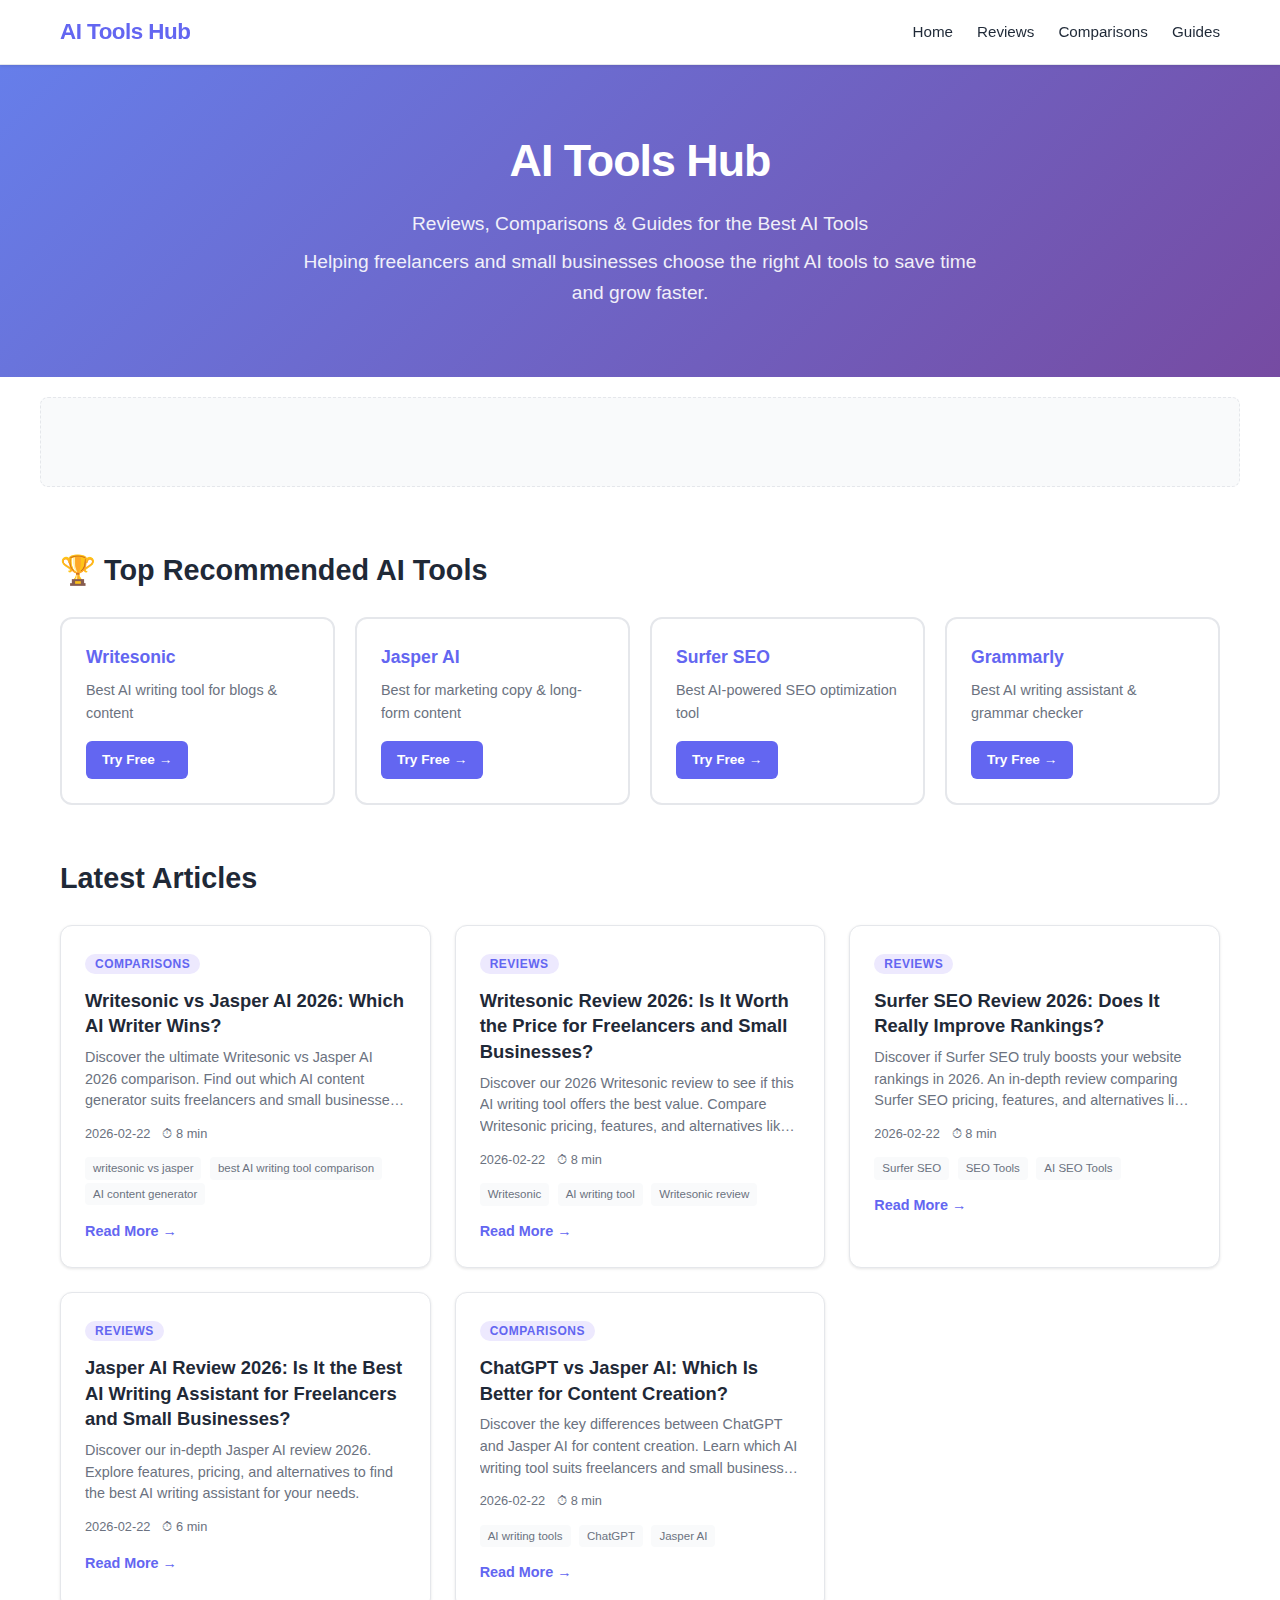
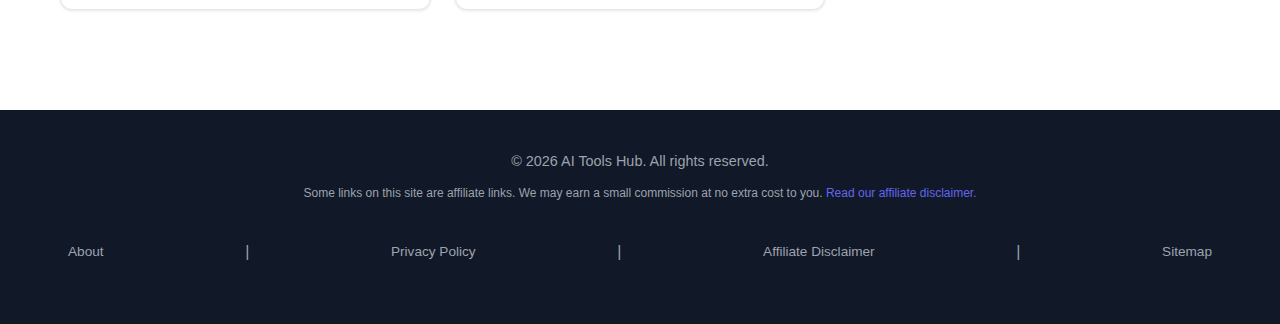
<file: index.html>
<!DOCTYPE html>
<html lang="en">
<head>
    <meta charset="UTF-8">
    <meta name="viewport" content="width=device-width, initial-scale=1.0">
    <title>AI Tools Hub - Reviews, Comparisons & Guides for the Best AI Tools</title>
    <meta name="description" content="Your trusted source for honest AI tool reviews, comparisons, and guides to boost your productivity and business.">
    <meta property="og:title" content="AI Tools Hub">
    <meta property="og:description" content="Your trusted source for honest AI tool reviews, comparisons, and guides to boost your productivity and business.">
    <meta property="og:type" content="website">
    <link rel="canonical" href="https://aitoolshub.github.io">
    <link rel="stylesheet" href="static/css/style.css">
    <script async src="https://www.googletagmanager.com/gtag/js?id=G-XXXXXXXXXX"></script>
</head>
<body>
    <header>
        <nav>
            <a href="index.html" class="logo">AI Tools Hub</a>
            <ul>
                <li><a href="index.html">Home</a></li>
                <li><a href="categories/reviews.html">Reviews</a></li>
                <li><a href="categories/comparisons.html">Comparisons</a></li>
                <li><a href="categories/guides.html">Guides</a></li>
            </ul>
        </nav>
    </header>
    
    <section class="hero">
        <div class="hero-content">
            <h1>AI Tools Hub</h1>
            <p>Reviews, Comparisons & Guides for the Best AI Tools</p>
            <p class="hero-sub">Helping freelancers and small businesses choose the right AI tools to save time and grow faster.</p>
        </div>
    </section>
    
    <!-- Top Ad Banner -->
    <div class="ad-container ad-banner">
        <!-- AdSense Ad Unit -->
    </div>
    
    <main class="homepage-main">
        <section class="featured-tools">
            <h2>🏆 Top Recommended AI Tools</h2>
            <div class="tools-grid">
                <a href="https://writesonic.com/?via=aitoolshub" target="_blank" rel="nofollow" class="tool-card">
                    <h3>Writesonic</h3>
                    <p>Best AI writing tool for blogs & content</p>
                    <span class="cta-btn">Try Free →</span>
                </a>
                <a href="https://www.jasper.ai/?fpr=aitoolshub" target="_blank" rel="nofollow" class="tool-card">
                    <h3>Jasper AI</h3>
                    <p>Best for marketing copy & long-form content</p>
                    <span class="cta-btn">Try Free →</span>
                </a>
                <a href="https://surferseo.com/?fp_ref=aitoolshub" target="_blank" rel="nofollow" class="tool-card">
                    <h3>Surfer SEO</h3>
                    <p>Best AI-powered SEO optimization tool</p>
                    <span class="cta-btn">Try Free →</span>
                </a>
                <a href="https://www.grammarly.com/" target="_blank" rel="nofollow" class="tool-card">
                    <h3>Grammarly</h3>
                    <p>Best AI writing assistant & grammar checker</p>
                    <span class="cta-btn">Try Free →</span>
                </a>
            </div>
        </section>
        
        <section class="latest-posts">
            <h2>Latest Articles</h2>
            <div class="posts-grid">
                
        <article class="post-card">
            <div class="post-card-content">
                <span class="post-category">Comparisons</span>
                <h2><a href="posts/writesonic-vs-jasper-ai-2026-which-ai-writer-wins.html">Writesonic vs Jasper AI 2026: Which AI Writer Wins?</a></h2>
                <p class="post-excerpt">Discover the ultimate Writesonic vs Jasper AI 2026 comparison. Find out which AI content generator suits freelancers and small businesses best.</p>
                <div class="post-meta">
                    <span class="post-date">2026-02-22</span>
                    <span class="post-read-time">⏱ 8 min</span>
                </div>
                <div class="post-tags"><span class="tag-small">writesonic vs jasper</span> <span class="tag-small">best AI writing tool comparison</span> <span class="tag-small">AI content generator</span></div>
                <a href="posts/writesonic-vs-jasper-ai-2026-which-ai-writer-wins.html" class="read-more">Read More →</a>
            </div>
        </article>
        <article class="post-card">
            <div class="post-card-content">
                <span class="post-category">Reviews</span>
                <h2><a href="posts/writesonic-review-2026-is-it-worth-the-price-for-freelancers.html">Writesonic Review 2026: Is It Worth the Price for Freelancers and Small Businesses?</a></h2>
                <p class="post-excerpt">Discover our 2026 Writesonic review to see if this AI writing tool offers the best value. Compare Writesonic pricing, features, and alternatives like Jasper AI.</p>
                <div class="post-meta">
                    <span class="post-date">2026-02-22</span>
                    <span class="post-read-time">⏱ 8 min</span>
                </div>
                <div class="post-tags"><span class="tag-small">Writesonic</span> <span class="tag-small">AI writing tool</span> <span class="tag-small">Writesonic review</span></div>
                <a href="posts/writesonic-review-2026-is-it-worth-the-price-for-freelancers.html" class="read-more">Read More →</a>
            </div>
        </article>
        <article class="post-card">
            <div class="post-card-content">
                <span class="post-category">Reviews</span>
                <h2><a href="posts/surfer-seo-review-2026-does-it-really-improve-rankings.html">Surfer SEO Review 2026: Does It Really Improve Rankings?</a></h2>
                <p class="post-excerpt">Discover if Surfer SEO truly boosts your website rankings in 2026. An in-depth review comparing Surfer SEO pricing, features, and alternatives like Clearscope.</p>
                <div class="post-meta">
                    <span class="post-date">2026-02-22</span>
                    <span class="post-read-time">⏱ 8 min</span>
                </div>
                <div class="post-tags"><span class="tag-small">Surfer SEO</span> <span class="tag-small">SEO Tools</span> <span class="tag-small">AI SEO Tools</span></div>
                <a href="posts/surfer-seo-review-2026-does-it-really-improve-rankings.html" class="read-more">Read More →</a>
            </div>
        </article>
        <article class="post-card">
            <div class="post-card-content">
                <span class="post-category">Reviews</span>
                <h2><a href="posts/jasper-ai-review-2026-is-it-the-best-ai-writing-assistant-fo.html">Jasper AI Review 2026: Is It the Best AI Writing Assistant for Freelancers and Small Businesses?</a></h2>
                <p class="post-excerpt">Discover our in-depth Jasper AI review 2026. Explore features, pricing, and alternatives to find the best AI writing assistant for your needs.</p>
                <div class="post-meta">
                    <span class="post-date">2026-02-22</span>
                    <span class="post-read-time">⏱ 6 min</span>
                </div>
                <div class="post-tags"></div>
                <a href="posts/jasper-ai-review-2026-is-it-the-best-ai-writing-assistant-fo.html" class="read-more">Read More →</a>
            </div>
        </article>
        <article class="post-card">
            <div class="post-card-content">
                <span class="post-category">Comparisons</span>
                <h2><a href="posts/chatgpt-vs-jasper-ai-which-is-better-for-content-creation.html">ChatGPT vs Jasper AI: Which Is Better for Content Creation?</a></h2>
                <p class="post-excerpt">Discover the key differences between ChatGPT and Jasper AI for content creation. Learn which AI writing tool suits freelancers and small businesses best.</p>
                <div class="post-meta">
                    <span class="post-date">2026-02-22</span>
                    <span class="post-read-time">⏱ 8 min</span>
                </div>
                <div class="post-tags"><span class="tag-small">AI writing tools</span> <span class="tag-small">ChatGPT</span> <span class="tag-small">Jasper AI</span></div>
                <a href="posts/chatgpt-vs-jasper-ai-which-is-better-for-content-creation.html" class="read-more">Read More →</a>
            </div>
        </article>
            </div>
        </section>
    </main>
    
    <footer class="site-footer">
        <div class="footer-content">
            <p>&copy; 2026 AI Tools Hub. All rights reserved.</p>
            <p><small>Some links on this site are affiliate links. We may earn a small commission at no extra cost to you. <a href="disclaimer.html">Read our affiliate disclaimer.</a></small></p>
            <nav>
                <a href="about.html">About</a> |
                <a href="privacy.html">Privacy Policy</a> |
                <a href="disclaimer.html">Affiliate Disclaimer</a> |
                <a href="sitemap.xml">Sitemap</a>
            </nav>
        </div>
    </footer>
    
    <script src="static/js/main.js"></script>
</body>
</html>
</file>
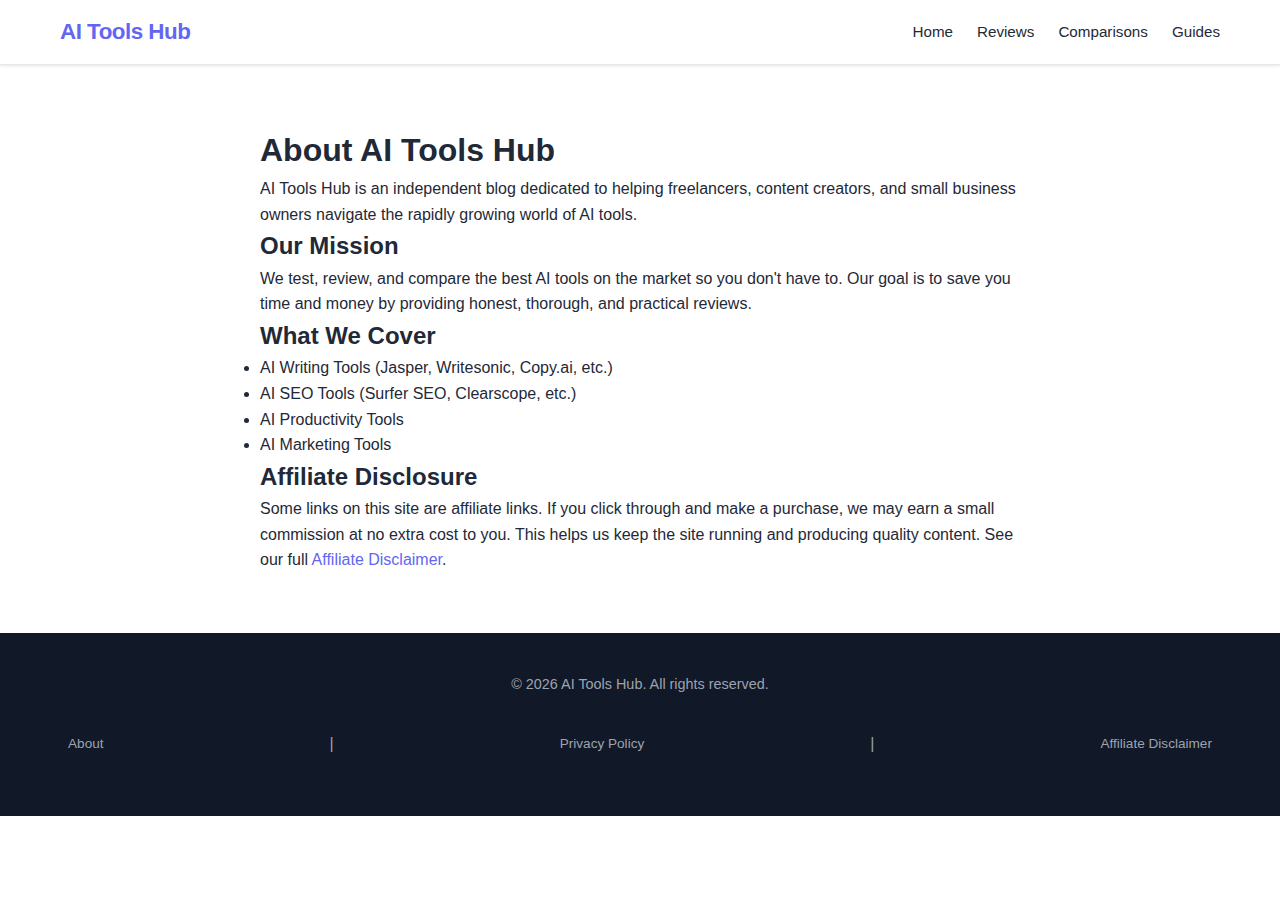
<file: about.html>
<!DOCTYPE html>
<html lang="en">
<head>
    <meta charset="UTF-8">
    <meta name="viewport" content="width=device-width, initial-scale=1.0">
    <title>About Us | AI Tools Hub</title>
    <meta name="description" content="AI Tools Hub is your trusted source for honest AI tool reviews, comparisons, and guides.">
    <link rel="stylesheet" href="static/css/style.css">
</head>
<body>
    <header>
        <nav>
            <a href="index.html" class="logo">AI Tools Hub</a>
            <ul>
                <li><a href="index.html">Home</a></li>
                <li><a href="categories/reviews.html">Reviews</a></li>
                <li><a href="categories/comparisons.html">Comparisons</a></li>
                <li><a href="categories/guides.html">Guides</a></li>
            </ul>
        </nav>
    </header>
    <main style="max-width:800px;margin:60px auto;padding:0 20px;">
        <h1>About AI Tools Hub</h1>
        <p>AI Tools Hub is an independent blog dedicated to helping freelancers, content creators, and small business owners navigate the rapidly growing world of AI tools.</p>
        <h2>Our Mission</h2>
        <p>We test, review, and compare the best AI tools on the market so you don't have to. Our goal is to save you time and money by providing honest, thorough, and practical reviews.</p>
        <h2>What We Cover</h2>
        <ul>
            <li>AI Writing Tools (Jasper, Writesonic, Copy.ai, etc.)</li>
            <li>AI SEO Tools (Surfer SEO, Clearscope, etc.)</li>
            <li>AI Productivity Tools</li>
            <li>AI Marketing Tools</li>
        </ul>
        <h2>Affiliate Disclosure</h2>
        <p>Some links on this site are affiliate links. If you click through and make a purchase, we may earn a small commission at no extra cost to you. This helps us keep the site running and producing quality content. See our full <a href="disclaimer.html">Affiliate Disclaimer</a>.</p>
    </main>
    <footer class="site-footer">
        <div class="footer-content">
            <p>&copy; 2026 AI Tools Hub. All rights reserved.</p>
            <nav><a href="about.html">About</a> | <a href="privacy.html">Privacy Policy</a> | <a href="disclaimer.html">Affiliate Disclaimer</a></nav>
        </div>
    </footer>
</body>
</html>
</file>
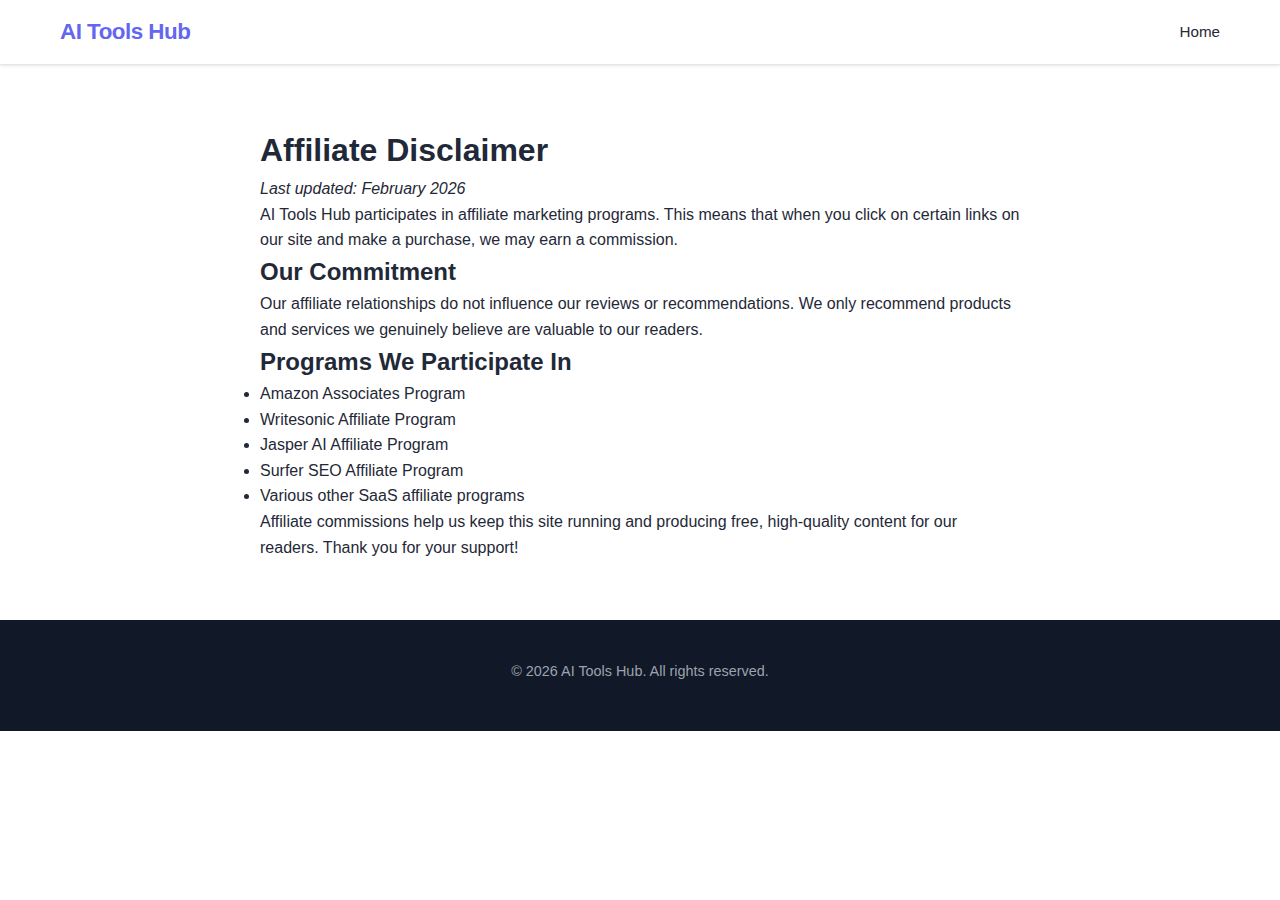
<file: disclaimer.html>
<!DOCTYPE html>
<html lang="en">
<head>
    <meta charset="UTF-8">
    <meta name="viewport" content="width=device-width, initial-scale=1.0">
    <title>Affiliate Disclaimer | AI Tools Hub</title>
    <link rel="stylesheet" href="static/css/style.css">
</head>
<body>
    <header>
        <nav>
            <a href="index.html" class="logo">AI Tools Hub</a>
            <ul><li><a href="index.html">Home</a></li></ul>
        </nav>
    </header>
    <main style="max-width:800px;margin:60px auto;padding:0 20px;">
        <h1>Affiliate Disclaimer</h1>
        <p><em>Last updated: February 2026</em></p>
        <p>AI Tools Hub participates in affiliate marketing programs. This means that when you click on certain links on our site and make a purchase, we may earn a commission.</p>
        <h2>Our Commitment</h2>
        <p>Our affiliate relationships do not influence our reviews or recommendations. We only recommend products and services we genuinely believe are valuable to our readers.</p>
        <h2>Programs We Participate In</h2>
        <ul>
            <li>Amazon Associates Program</li>
            <li>Writesonic Affiliate Program</li>
            <li>Jasper AI Affiliate Program</li>
            <li>Surfer SEO Affiliate Program</li>
            <li>Various other SaaS affiliate programs</li>
        </ul>
        <p>Affiliate commissions help us keep this site running and producing free, high-quality content for our readers. Thank you for your support!</p>
    </main>
    <footer class="site-footer">
        <div class="footer-content">
            <p>&copy; 2026 AI Tools Hub. All rights reserved.</p>
        </div>
    </footer>
</body>
</html>
</file>
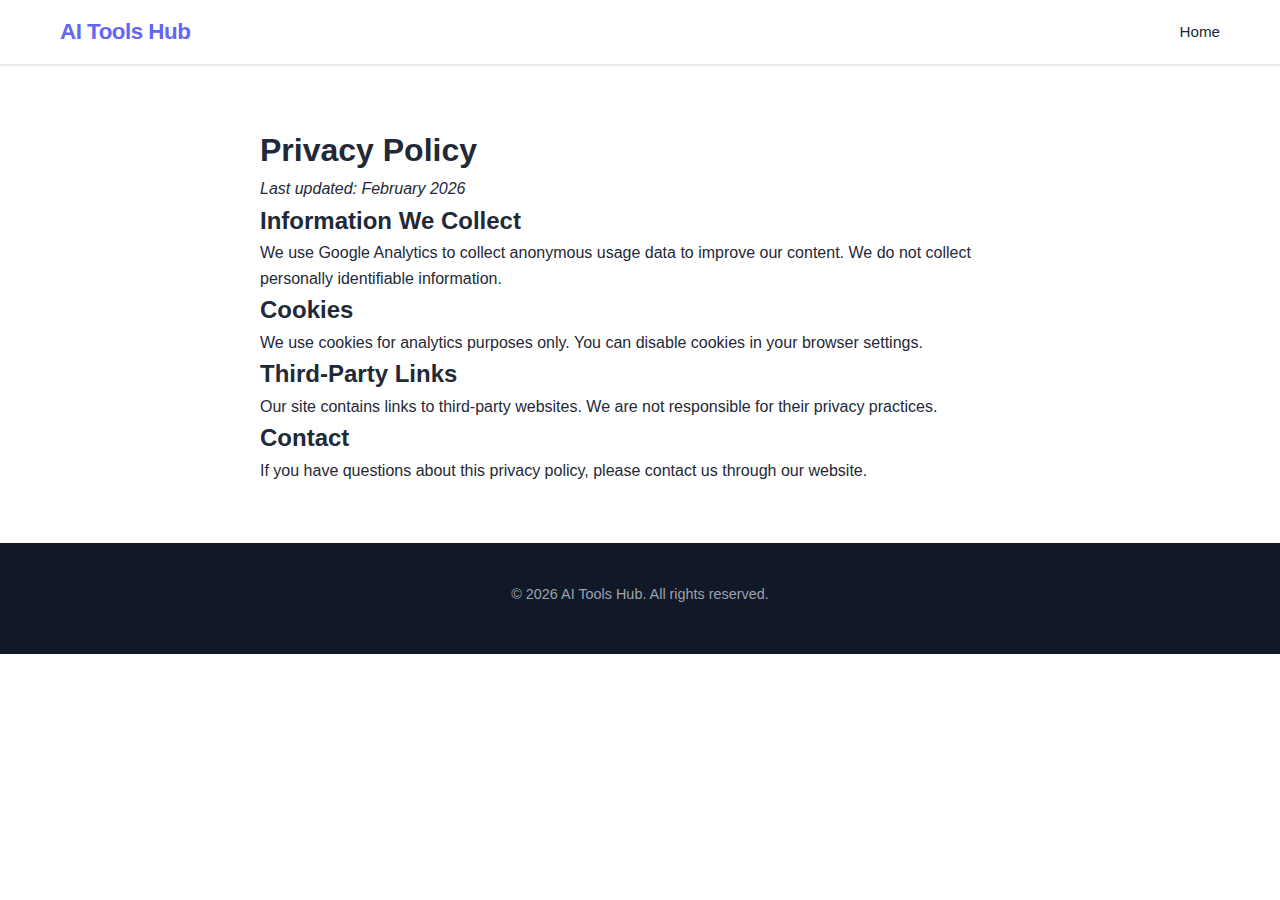
<file: privacy.html>
<!DOCTYPE html>
<html lang="en">
<head>
    <meta charset="UTF-8">
    <meta name="viewport" content="width=device-width, initial-scale=1.0">
    <title>Privacy Policy | AI Tools Hub</title>
    <link rel="stylesheet" href="static/css/style.css">
</head>
<body>
    <header>
        <nav>
            <a href="index.html" class="logo">AI Tools Hub</a>
            <ul><li><a href="index.html">Home</a></li></ul>
        </nav>
    </header>
    <main style="max-width:800px;margin:60px auto;padding:0 20px;">
        <h1>Privacy Policy</h1>
        <p><em>Last updated: February 2026</em></p>
        <h2>Information We Collect</h2>
        <p>We use Google Analytics to collect anonymous usage data to improve our content. We do not collect personally identifiable information.</p>
        <h2>Cookies</h2>
        <p>We use cookies for analytics purposes only. You can disable cookies in your browser settings.</p>
        <h2>Third-Party Links</h2>
        <p>Our site contains links to third-party websites. We are not responsible for their privacy practices.</p>
        <h2>Contact</h2>
        <p>If you have questions about this privacy policy, please contact us through our website.</p>
    </main>
    <footer class="site-footer">
        <div class="footer-content">
            <p>&copy; 2026 AI Tools Hub. All rights reserved.</p>
        </div>
    </footer>
</body>
</html>
</file>
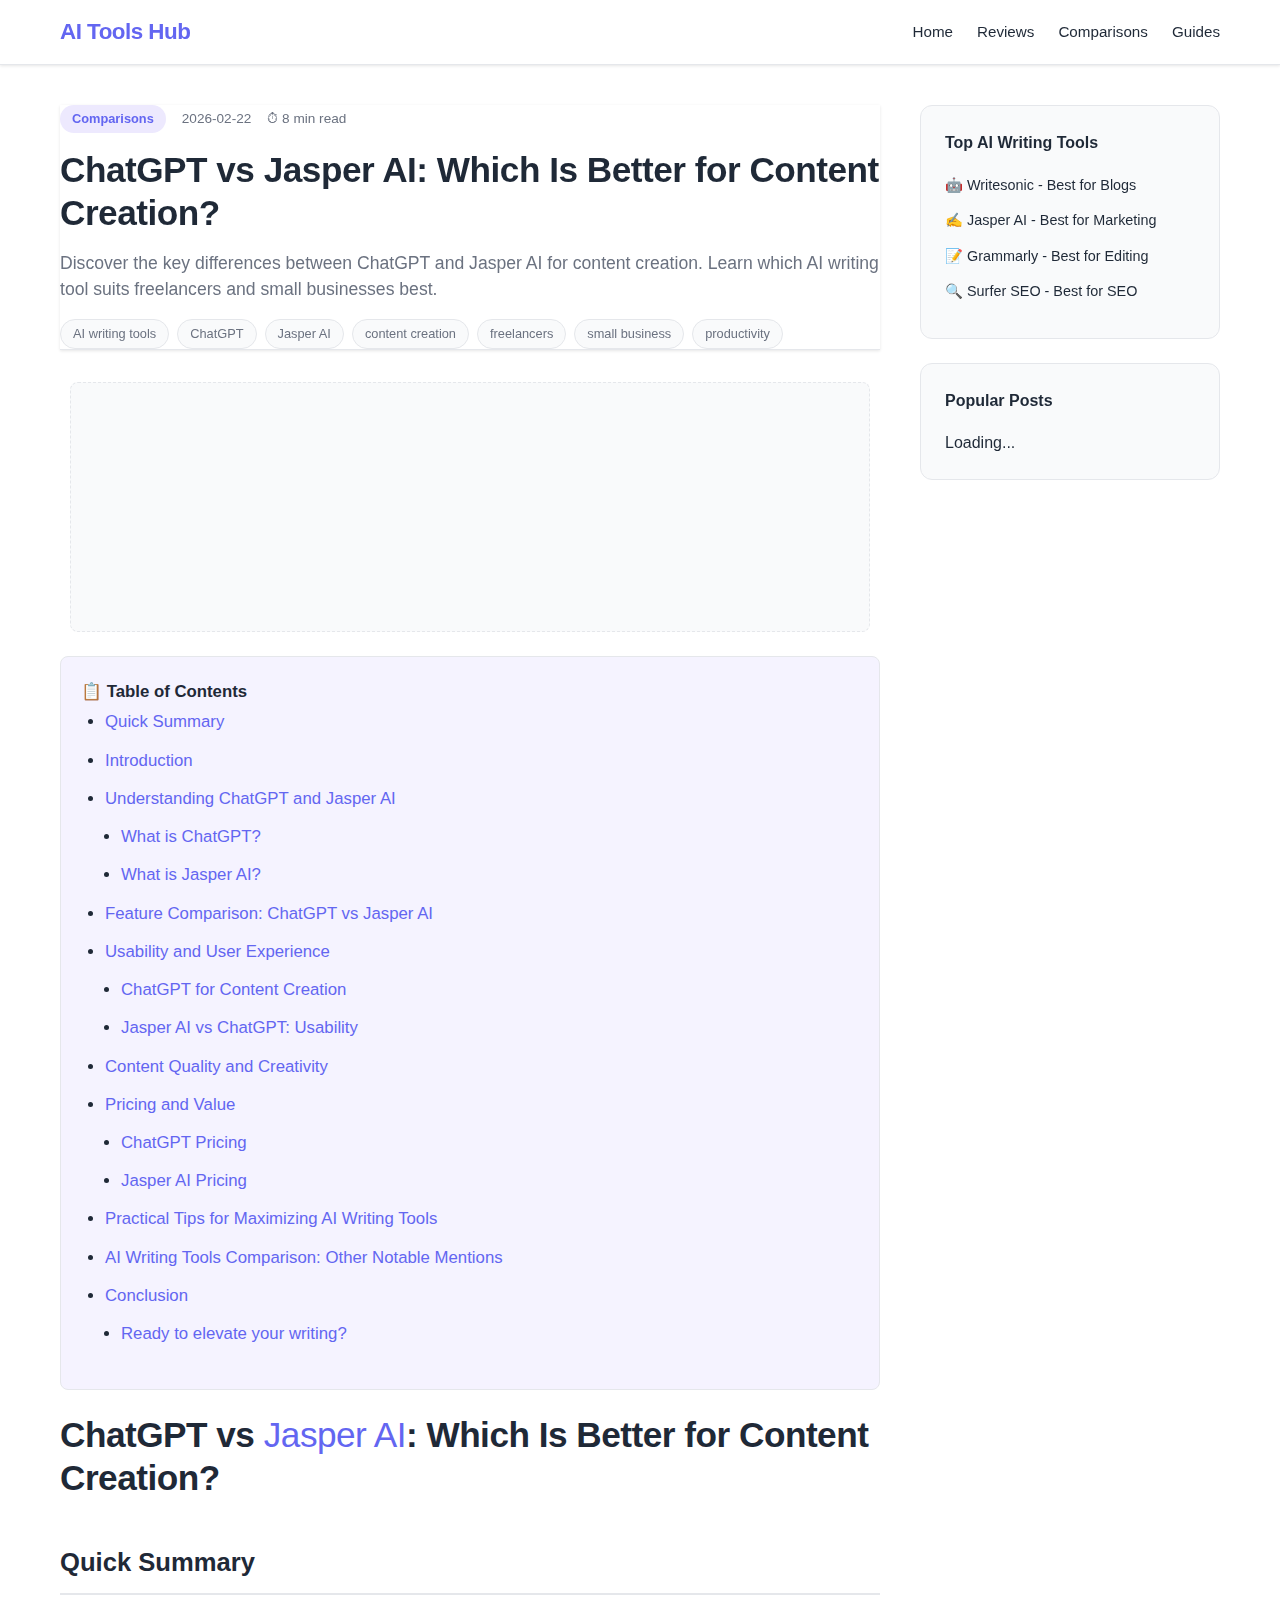
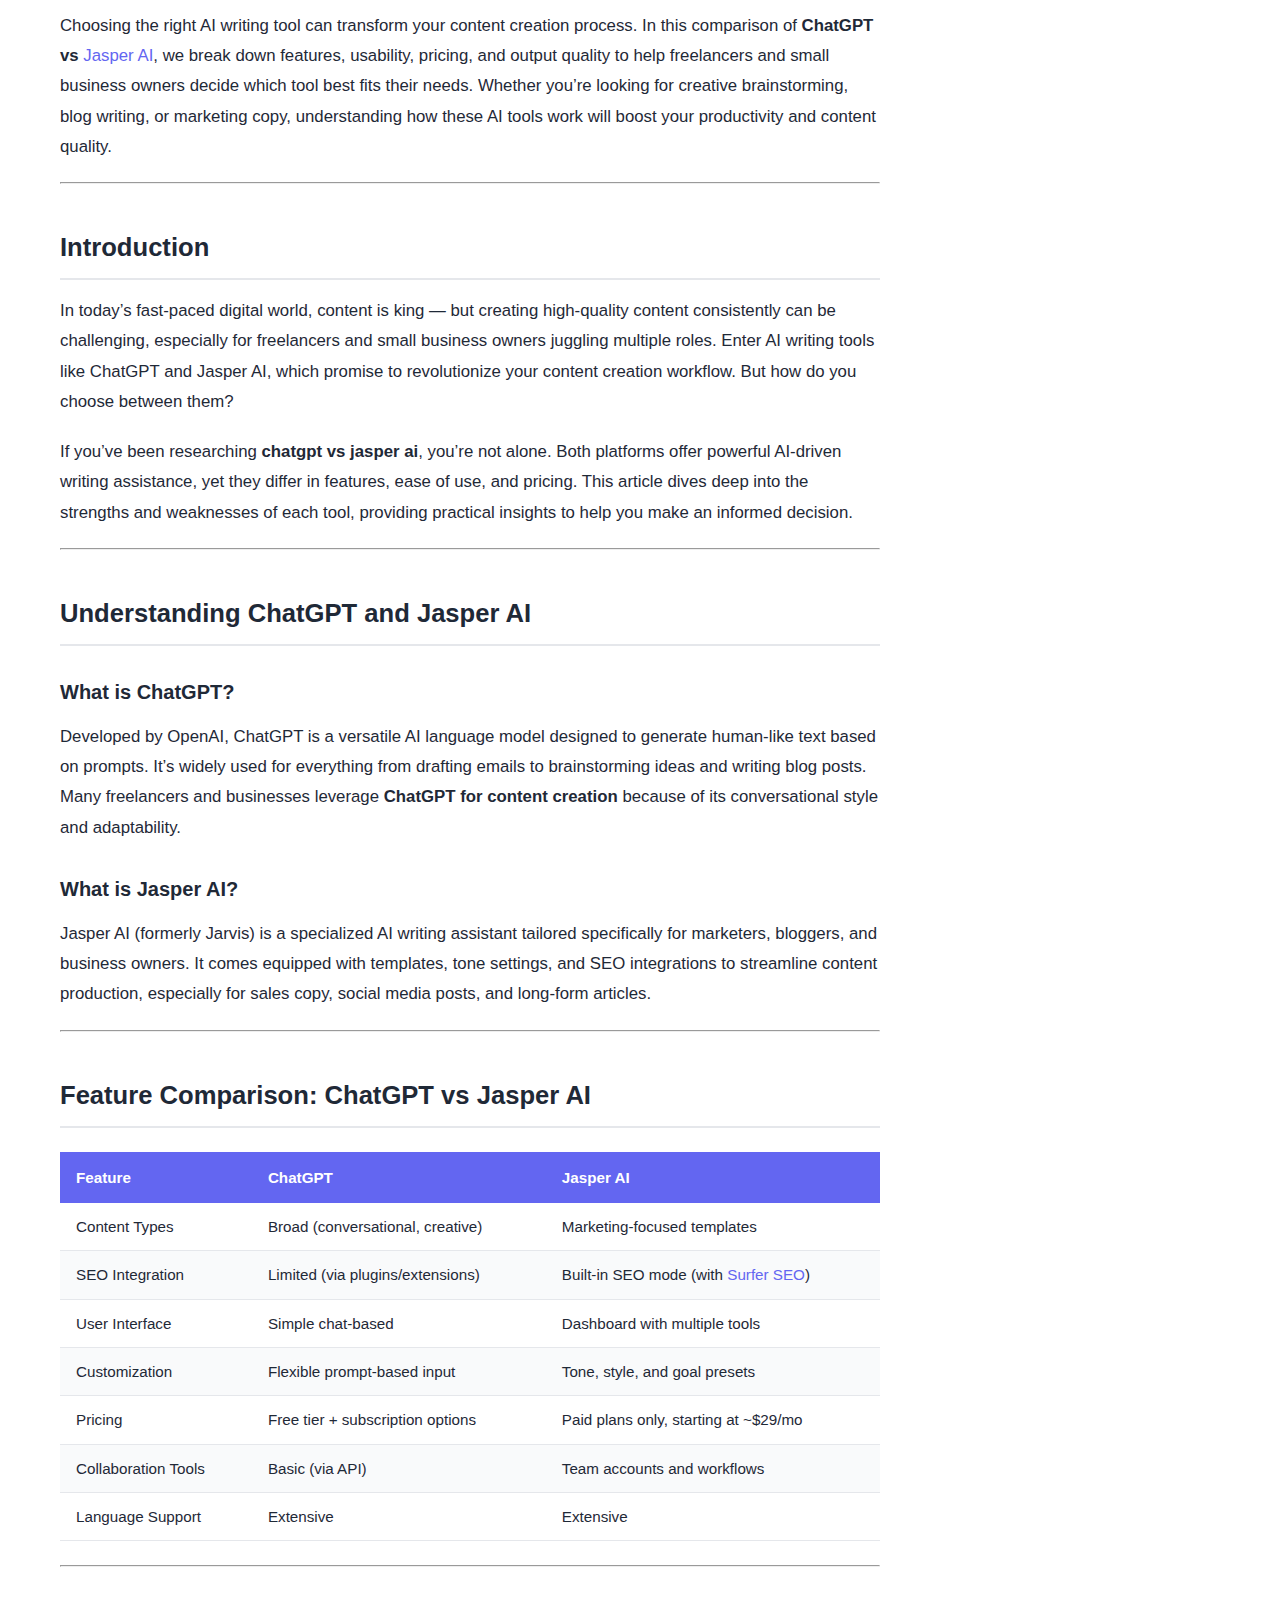
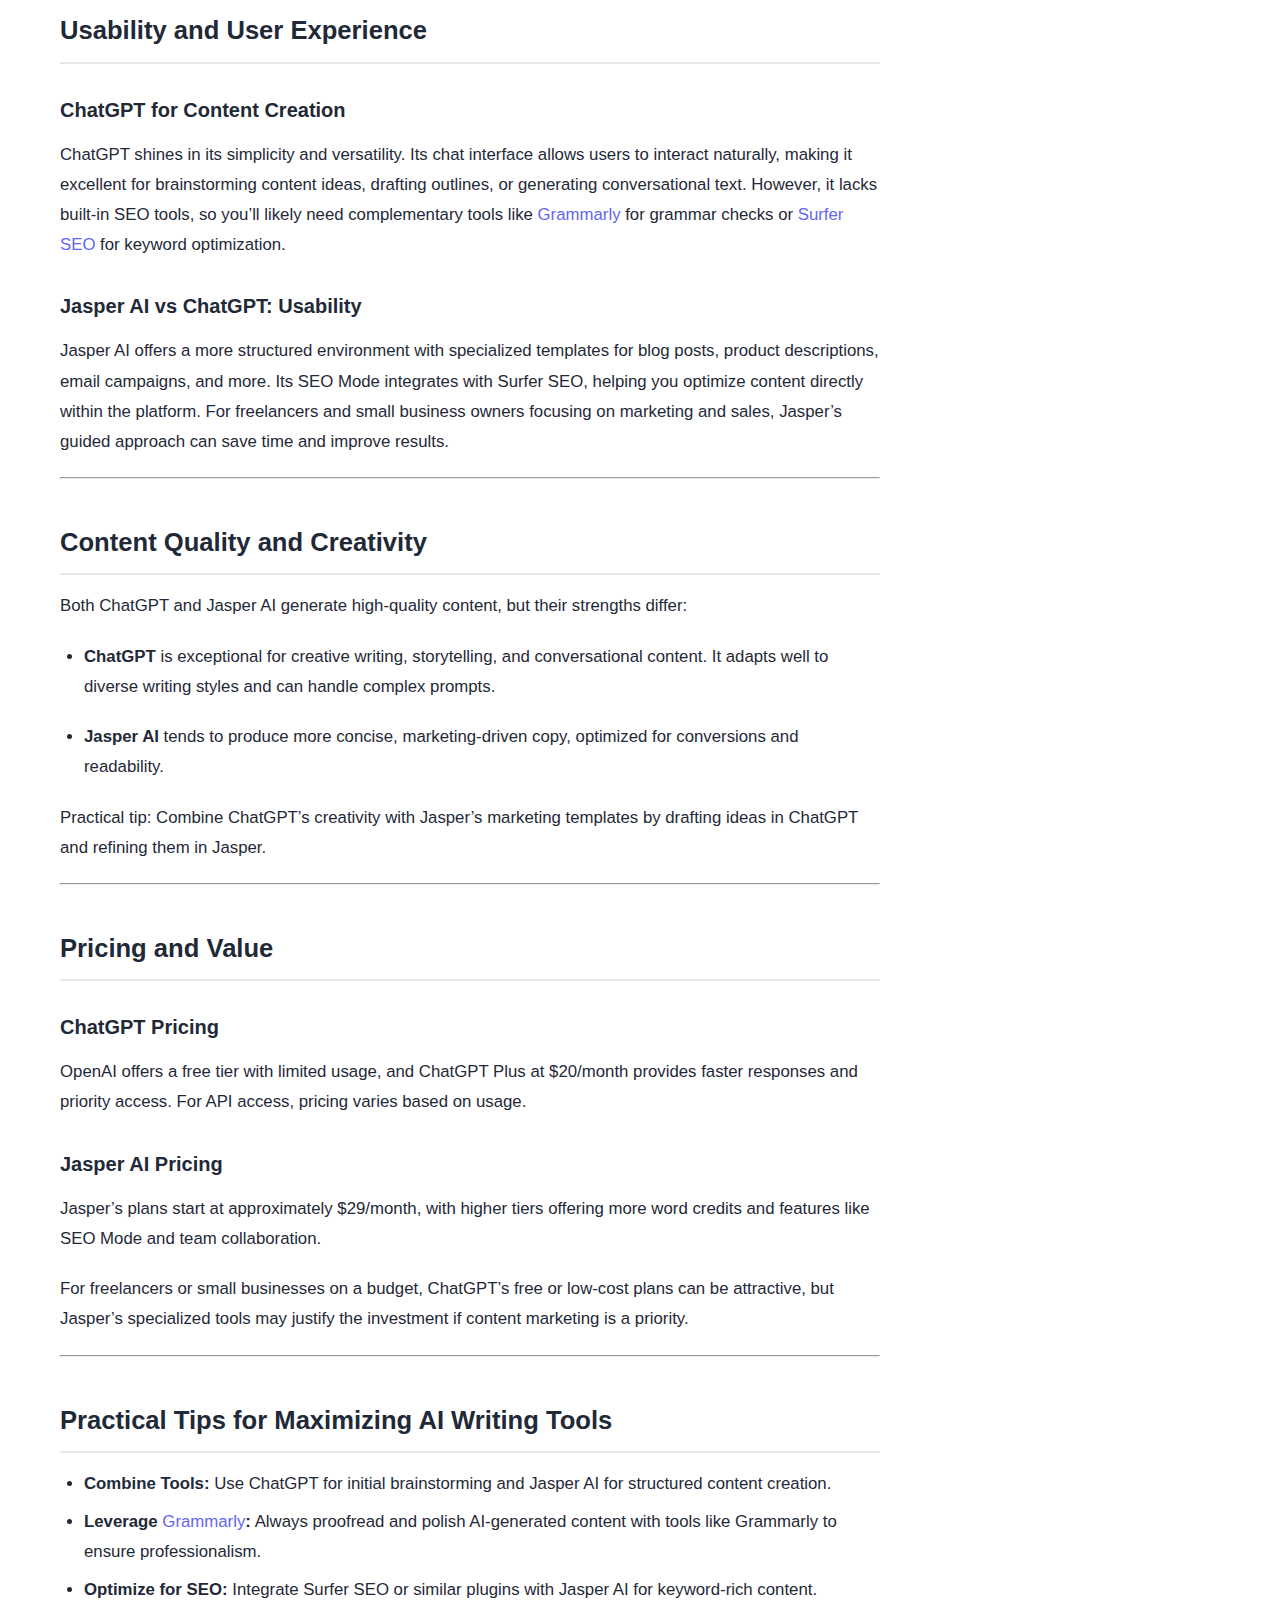
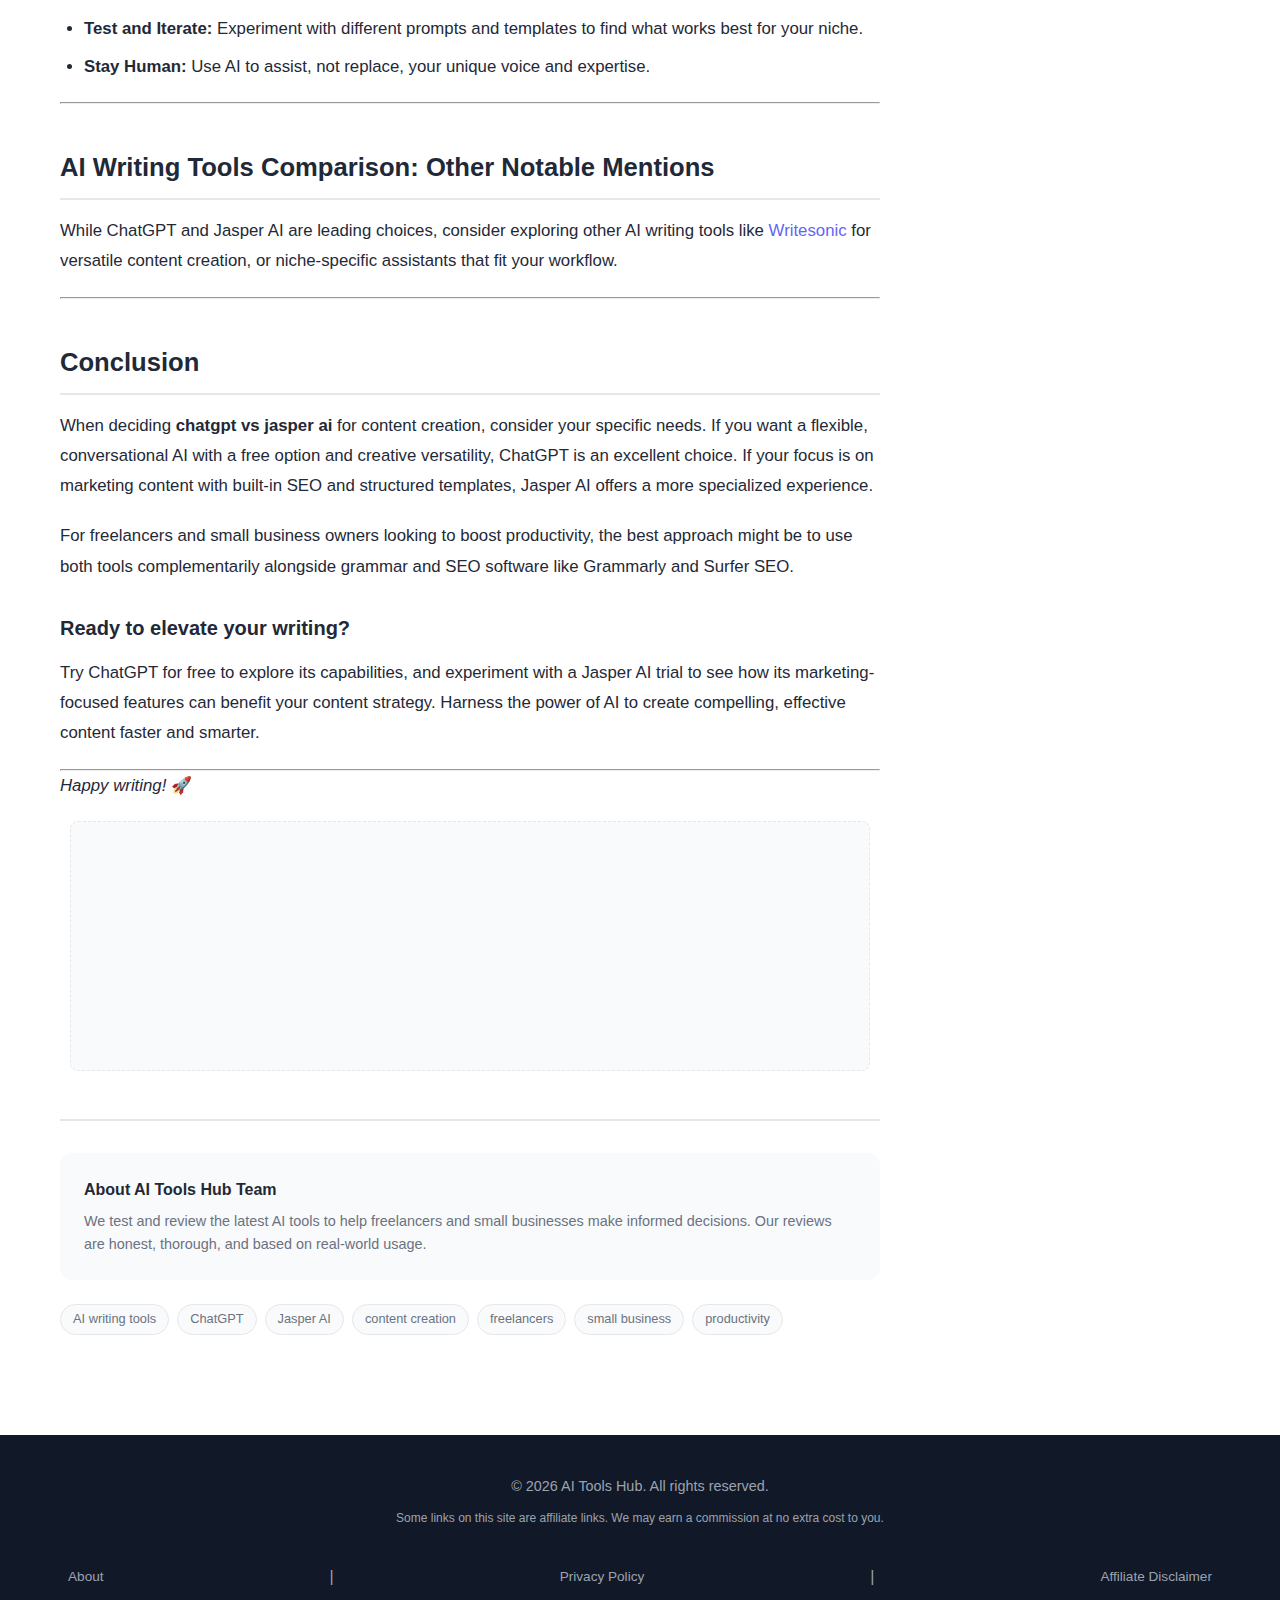
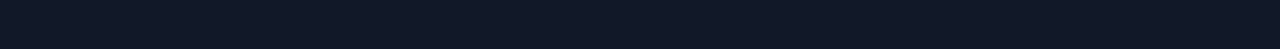
<file: posts/chatgpt-vs-jasper-ai-which-is-better-for-content-creation.html>
<!DOCTYPE html>
<html lang="en">
<head>
    <meta charset="UTF-8">
    <meta name="viewport" content="width=device-width, initial-scale=1.0">
    <title>ChatGPT vs Jasper AI: Which Is Better for Content Creation? | AI Tools Hub</title>
    <meta name="description" content="Discover the key differences between ChatGPT and Jasper AI for content creation. Learn which AI writing tool suits freelancers and small businesses best.">
    <meta name="keywords" content="AI writing tools, ChatGPT, Jasper AI, content creation, freelancers, small business, productivity">
    <meta property="og:title" content="ChatGPT vs Jasper AI: Which Is Better for Content Creation?">
    <meta property="og:description" content="Discover the key differences between ChatGPT and Jasper AI for content creation. Learn which AI writing tool suits freelancers and small businesses best.">
    <meta property="og:type" content="article">
    <meta property="og:url" content="https://aitoolshub.github.io/posts/chatgpt-vs-jasper-ai-which-is-better-for-content-creation.html">
    <link rel="canonical" href="https://aitoolshub.github.io/posts/chatgpt-vs-jasper-ai-which-is-better-for-content-creation.html">
    <link rel="stylesheet" href="../static/css/style.css">
    <!-- Impact Site Verification -->
    <meta name='impact-site-verification' value='156f1f6b-4545-4796-a756-2851be9ca640'>
    <!-- Google AdSense -->
    <script async src="https://pagead2.googlesyndication.com/pagead/js/adsbygoogle.js?client=ca-pub-9333843804849647" crossorigin="anonymous"></script>
</head>
<body>
    <header>
        <nav>
            <a href="../index.html" class="logo">AI Tools Hub</a>
            <ul>
                <li><a href="../index.html">Home</a></li>
                <li><a href="../categories/reviews.html">Reviews</a></li>
                <li><a href="../categories/comparisons.html">Comparisons</a></li>
                <li><a href="../categories/guides.html">Guides</a></li>
            </ul>
        </nav>
    </header>
    
    <main class="article-container">
        <article>
            <header class="article-header">
                <div class="article-meta">
                    <span class="category">Comparisons</span>
                    <span class="date">2026-02-22</span>
                    <span class="read-time">⏱ 8 min read</span>
                </div>
                <h1>ChatGPT vs Jasper AI: Which Is Better for Content Creation?</h1>
                <p class="article-description">Discover the key differences between ChatGPT and Jasper AI for content creation. Learn which AI writing tool suits freelancers and small businesses best.</p>
                <div class="tags"><span class="tag">AI writing tools</span> <span class="tag">ChatGPT</span> <span class="tag">Jasper AI</span> <span class="tag">content creation</span> <span class="tag">freelancers</span> <span class="tag">small business</span> <span class="tag">productivity</span></div>
            </header>
            
            <!-- Ad placeholder (top) -->
            <div class="ad-container ad-top">
                <ins class="adsbygoogle"
                     style="display:block"
                     data-ad-client="ca-pub-9333843804849647"
                     data-ad-slot="auto"
                     data-ad-format="auto"
                     data-full-width-responsive="true"></ins>
                <script>(adsbygoogle = window.adsbygoogle || []).push({});</script>
            </div>
            
            <div class="article-content">
                <h1 id="chatgpt-vs-jasper-ai-which-is-better-for-content-creation">ChatGPT vs <a href="https://www.jasper.ai/?fpr=aitoolshub">Jasper AI</a>: Which Is Better for Content Creation?</h1>
<h2 id="quick-summary">Quick Summary</h2>
<p>Choosing the right AI writing tool can transform your content creation process. In this comparison of <strong>ChatGPT vs <a href="https://www.jasper.ai/?fpr=aitoolshub">Jasper AI</a></strong>, we break down features, usability, pricing, and output quality to help freelancers and small business owners decide which tool best fits their needs. Whether you’re looking for creative brainstorming, blog writing, or marketing copy, understanding how these AI tools work will boost your productivity and content quality.</p>
<hr />
<h2 id="introduction">Introduction</h2>
<p>In today’s fast-paced digital world, content is king — but creating high-quality content consistently can be challenging, especially for freelancers and small business owners juggling multiple roles. Enter AI writing tools like ChatGPT and Jasper AI, which promise to revolutionize your content creation workflow. But how do you choose between them?</p>
<p>If you’ve been researching <strong>chatgpt vs jasper ai</strong>, you’re not alone. Both platforms offer powerful AI-driven writing assistance, yet they differ in features, ease of use, and pricing. This article dives deep into the strengths and weaknesses of each tool, providing practical insights to help you make an informed decision.</p>
<hr />
<h2 id="understanding-chatgpt-and-jasper-ai">Understanding ChatGPT and Jasper AI</h2>
<h3 id="what-is-chatgpt">What is ChatGPT?</h3>
<p>Developed by OpenAI, ChatGPT is a versatile AI language model designed to generate human-like text based on prompts. It’s widely used for everything from drafting emails to brainstorming ideas and writing blog posts. Many freelancers and businesses leverage <strong>ChatGPT for content creation</strong> because of its conversational style and adaptability.</p>
<h3 id="what-is-jasper-ai">What is Jasper AI?</h3>
<p>Jasper AI (formerly Jarvis) is a specialized AI writing assistant tailored specifically for marketers, bloggers, and business owners. It comes equipped with templates, tone settings, and SEO integrations to streamline content production, especially for sales copy, social media posts, and long-form articles.</p>
<hr />
<h2 id="feature-comparison-chatgpt-vs-jasper-ai">Feature Comparison: ChatGPT vs Jasper AI</h2>
<table>
<thead>
<tr>
<th>Feature</th>
<th>ChatGPT</th>
<th>Jasper AI</th>
</tr>
</thead>
<tbody>
<tr>
<td>Content Types</td>
<td>Broad (conversational, creative)</td>
<td>Marketing-focused templates</td>
</tr>
<tr>
<td>SEO Integration</td>
<td>Limited (via plugins/extensions)</td>
<td>Built-in SEO mode (with <a href="https://surferseo.com/?fp_ref=aitoolshub">Surfer SEO</a>)</td>
</tr>
<tr>
<td>User Interface</td>
<td>Simple chat-based</td>
<td>Dashboard with multiple tools</td>
</tr>
<tr>
<td>Customization</td>
<td>Flexible prompt-based input</td>
<td>Tone, style, and goal presets</td>
</tr>
<tr>
<td>Pricing</td>
<td>Free tier + subscription options</td>
<td>Paid plans only, starting at ~$29/mo</td>
</tr>
<tr>
<td>Collaboration Tools</td>
<td>Basic (via API)</td>
<td>Team accounts and workflows</td>
</tr>
<tr>
<td>Language Support</td>
<td>Extensive</td>
<td>Extensive</td>
</tr>
</tbody>
</table>
<hr />
<h2 id="usability-and-user-experience">Usability and User Experience</h2>
<h3 id="chatgpt-for-content-creation">ChatGPT for Content Creation</h3>
<p>ChatGPT shines in its simplicity and versatility. Its chat interface allows users to interact naturally, making it excellent for brainstorming content ideas, drafting outlines, or generating conversational text. However, it lacks built-in SEO tools, so you’ll likely need complementary tools like <strong><a href="https://www.grammarly.com/">Grammarly</a></strong> for grammar checks or <strong><a href="https://surferseo.com/?fp_ref=aitoolshub">Surfer SEO</a></strong> for keyword optimization.</p>
<h3 id="jasper-ai-vs-chatgpt-usability">Jasper AI vs ChatGPT: Usability</h3>
<p>Jasper AI offers a more structured environment with specialized templates for blog posts, product descriptions, email campaigns, and more. Its SEO Mode integrates with Surfer SEO, helping you optimize content directly within the platform. For freelancers and small business owners focusing on marketing and sales, Jasper’s guided approach can save time and improve results.</p>
<hr />
<h2 id="content-quality-and-creativity">Content Quality and Creativity</h2>
<p>Both ChatGPT and Jasper AI generate high-quality content, but their strengths differ:</p>
<ul>
<li>
<p><strong>ChatGPT</strong> is exceptional for creative writing, storytelling, and conversational content. It adapts well to diverse writing styles and can handle complex prompts.</p>
</li>
<li>
<p><strong>Jasper AI</strong> tends to produce more concise, marketing-driven copy, optimized for conversions and readability.</p>
</li>
</ul>
<p>Practical tip: Combine ChatGPT’s creativity with Jasper’s marketing templates by drafting ideas in ChatGPT and refining them in Jasper.</p>
<hr />
<h2 id="pricing-and-value">Pricing and Value</h2>
<h3 id="chatgpt-pricing">ChatGPT Pricing</h3>
<p>OpenAI offers a free tier with limited usage, and ChatGPT Plus at $20/month provides faster responses and priority access. For API access, pricing varies based on usage.</p>
<h3 id="jasper-ai-pricing">Jasper AI Pricing</h3>
<p>Jasper’s plans start at approximately $29/month, with higher tiers offering more word credits and features like SEO Mode and team collaboration.</p>
<p>For freelancers or small businesses on a budget, ChatGPT’s free or low-cost plans can be attractive, but Jasper’s specialized tools may justify the investment if content marketing is a priority.</p>
<hr />
<h2 id="practical-tips-for-maximizing-ai-writing-tools">Practical Tips for Maximizing AI Writing Tools</h2>
<ul>
<li><strong>Combine Tools:</strong> Use ChatGPT for initial brainstorming and Jasper AI for structured content creation.</li>
<li><strong>Leverage <a href="https://www.grammarly.com/">Grammarly</a>:</strong> Always proofread and polish AI-generated content with tools like Grammarly to ensure professionalism.</li>
<li><strong>Optimize for SEO:</strong> Integrate Surfer SEO or similar plugins with Jasper AI for keyword-rich content.</li>
<li><strong>Test and Iterate:</strong> Experiment with different prompts and templates to find what works best for your niche.</li>
<li><strong>Stay Human:</strong> Use AI to assist, not replace, your unique voice and expertise.</li>
</ul>
<hr />
<h2 id="ai-writing-tools-comparison-other-notable-mentions">AI Writing Tools Comparison: Other Notable Mentions</h2>
<p>While ChatGPT and Jasper AI are leading choices, consider exploring other AI writing tools like <strong><a href="https://writesonic.com/?via=aitoolshub">Writesonic</a></strong> for versatile content creation, or niche-specific assistants that fit your workflow.</p>
<hr />
<h2 id="conclusion">Conclusion</h2>
<p>When deciding <strong>chatgpt vs jasper ai</strong> for content creation, consider your specific needs. If you want a flexible, conversational AI with a free option and creative versatility, ChatGPT is an excellent choice. If your focus is on marketing content with built-in SEO and structured templates, Jasper AI offers a more specialized experience.</p>
<p>For freelancers and small business owners looking to boost productivity, the best approach might be to use both tools complementarily alongside grammar and SEO software like Grammarly and Surfer SEO.</p>
<h3 id="ready-to-elevate-your-writing">Ready to elevate your writing?</h3>
<p>Try ChatGPT for free to explore its capabilities, and experiment with a Jasper AI trial to see how its marketing-focused features can benefit your content strategy. Harness the power of AI to create compelling, effective content faster and smarter.</p>
<hr />
<p><em>Happy writing!</em> 🚀</p>
            </div>
            
            <!-- Ad placeholder (middle) -->
            <div class="ad-container ad-middle">
                <ins class="adsbygoogle"
                     style="display:block"
                     data-ad-client="ca-pub-9333843804849647"
                     data-ad-slot="auto"
                     data-ad-format="auto"
                     data-full-width-responsive="true"></ins>
                <script>(adsbygoogle = window.adsbygoogle || []).push({});</script>
            </div>
            
            <footer class="article-footer">
                <div class="author-bio">
                    <h3>About AI Tools Hub Team</h3>
                    <p>We test and review the latest AI tools to help freelancers and small businesses make informed decisions. Our reviews are honest, thorough, and based on real-world usage.</p>
                </div>
                <div class="tags"><span class="tag">AI writing tools</span> <span class="tag">ChatGPT</span> <span class="tag">Jasper AI</span> <span class="tag">content creation</span> <span class="tag">freelancers</span> <span class="tag">small business</span> <span class="tag">productivity</span></div>
            </footer>
        </article>
        
        <!-- Sidebar -->
        <aside class="sidebar">
            <div class="sidebar-widget">
                <h3>Top AI Writing Tools</h3>
                <ul class="tool-list">
                    <li><a href="https://writesonic.com/?via=aitoolshub" target="_blank" rel="nofollow">🤖 Writesonic - Best for Blogs</a></li>
                    <li><a href="https://www.jasper.ai/?fpr=aitoolshub" target="_blank" rel="nofollow">✍️ Jasper AI - Best for Marketing</a></li>
                    <li><a href="https://grammarly.go2cloud.org/aff_c?offer_id=7&aff_id=156f1f6b" target="_blank" rel="nofollow">📝 Grammarly - Best for Editing</a></li>
                    <li><a href="https://surferseo.com/?fp_ref=aitoolshub" target="_blank" rel="nofollow">🔍 Surfer SEO - Best for SEO</a></li>
                </ul>
            </div>
            <div class="sidebar-widget">
                <h3>Popular Posts</h3>
                <div id="popular-posts">Loading...</div>
            </div>
        </aside>
    </main>
    
    <footer class="site-footer">
        <div class="footer-content">
            <p>&copy; 2026 AI Tools Hub. All rights reserved.</p>
            <p><small>Some links on this site are affiliate links. We may earn a commission at no extra cost to you.</small></p>
            <nav>
                <a href="../about.html">About</a> |
                <a href="../privacy.html">Privacy Policy</a> |
                <a href="../disclaimer.html">Affiliate Disclaimer</a>
            </nav>
        </div>
    </footer>
    
    <script src="../static/js/main.js"></script>
</body>
</html>
</file>
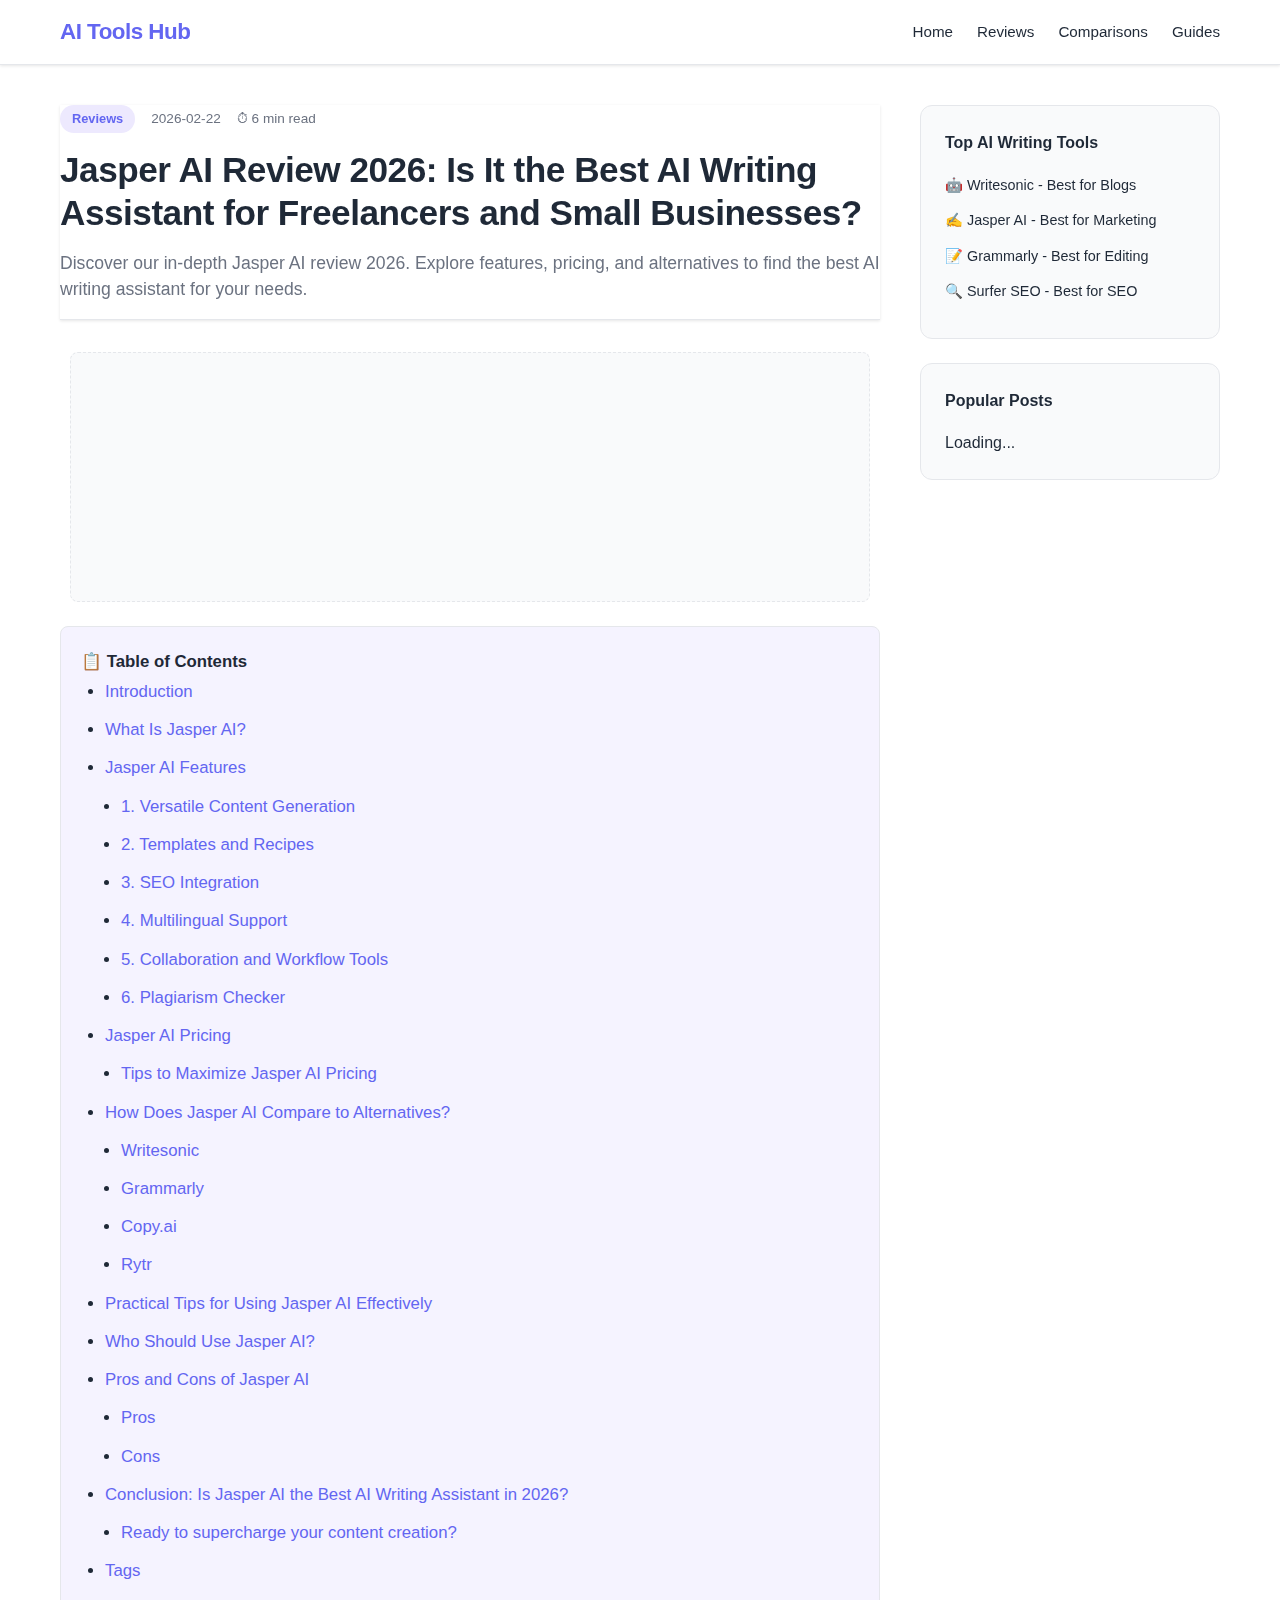
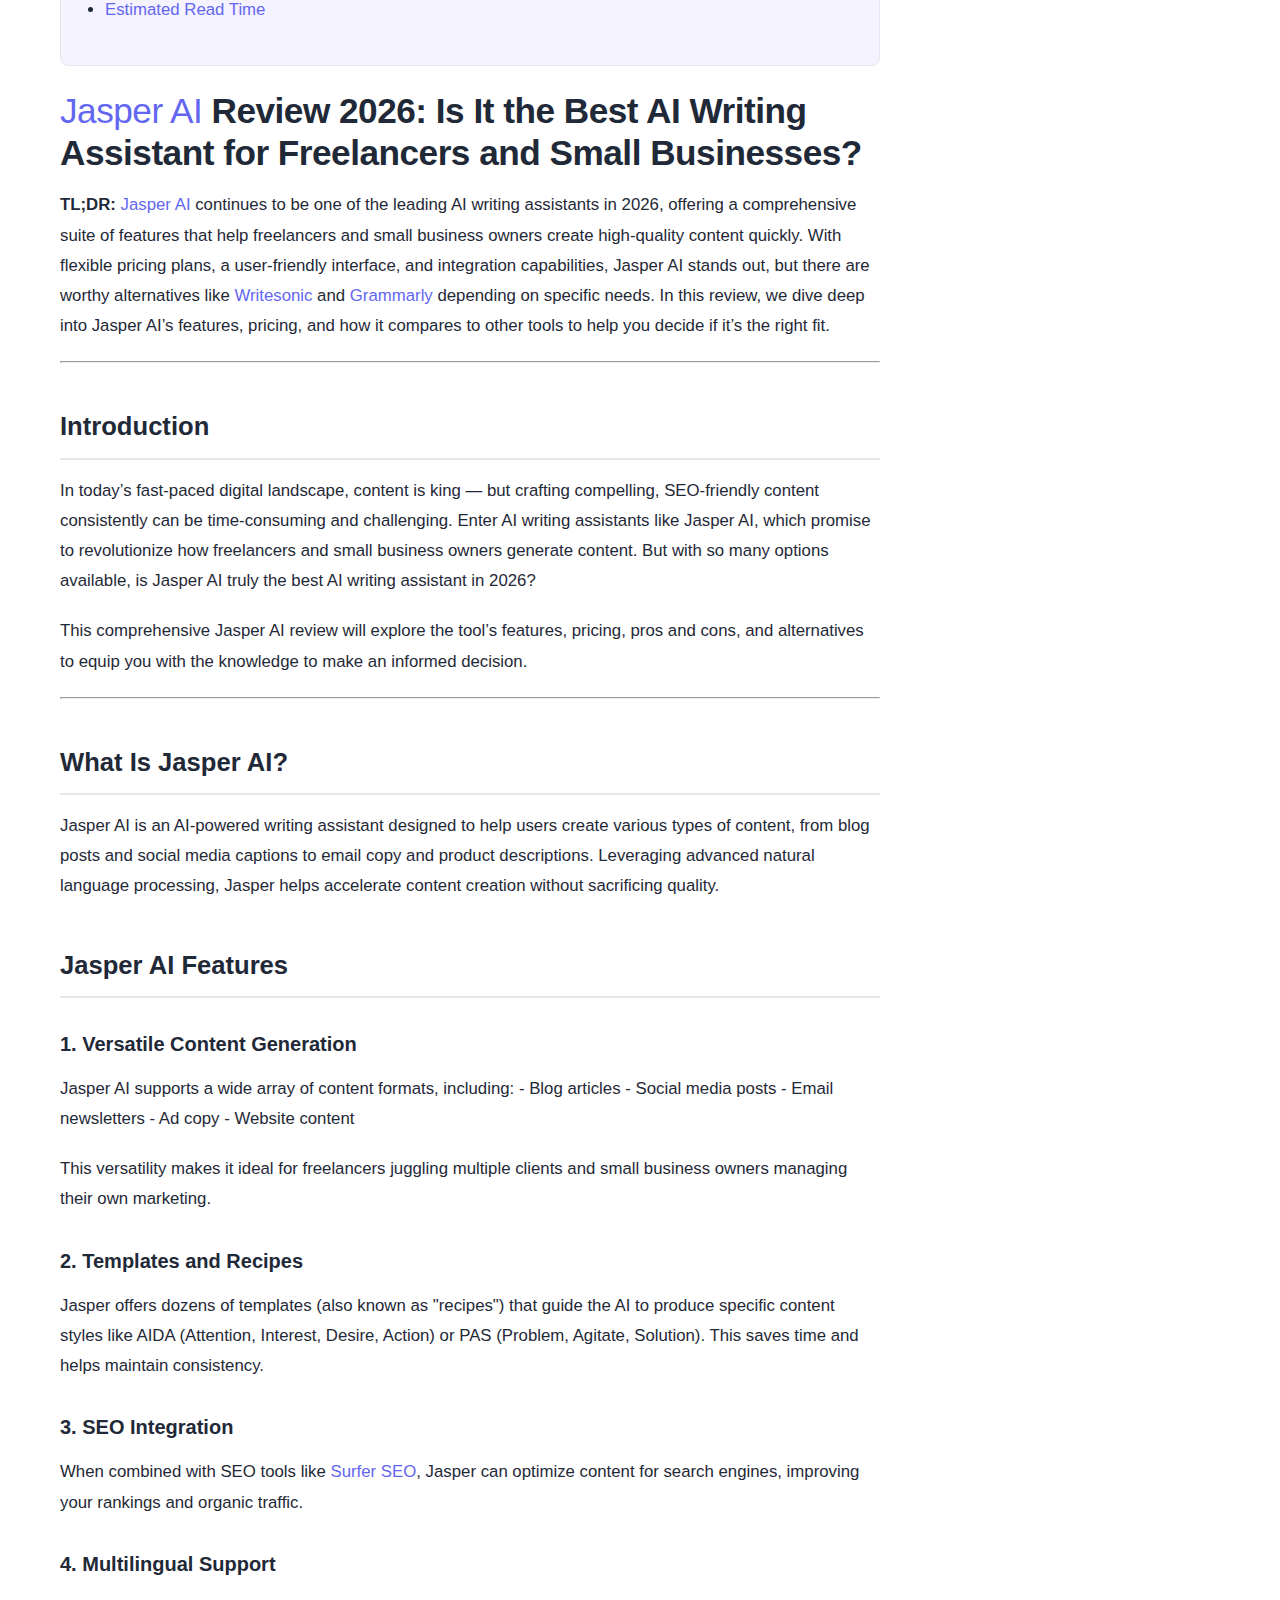
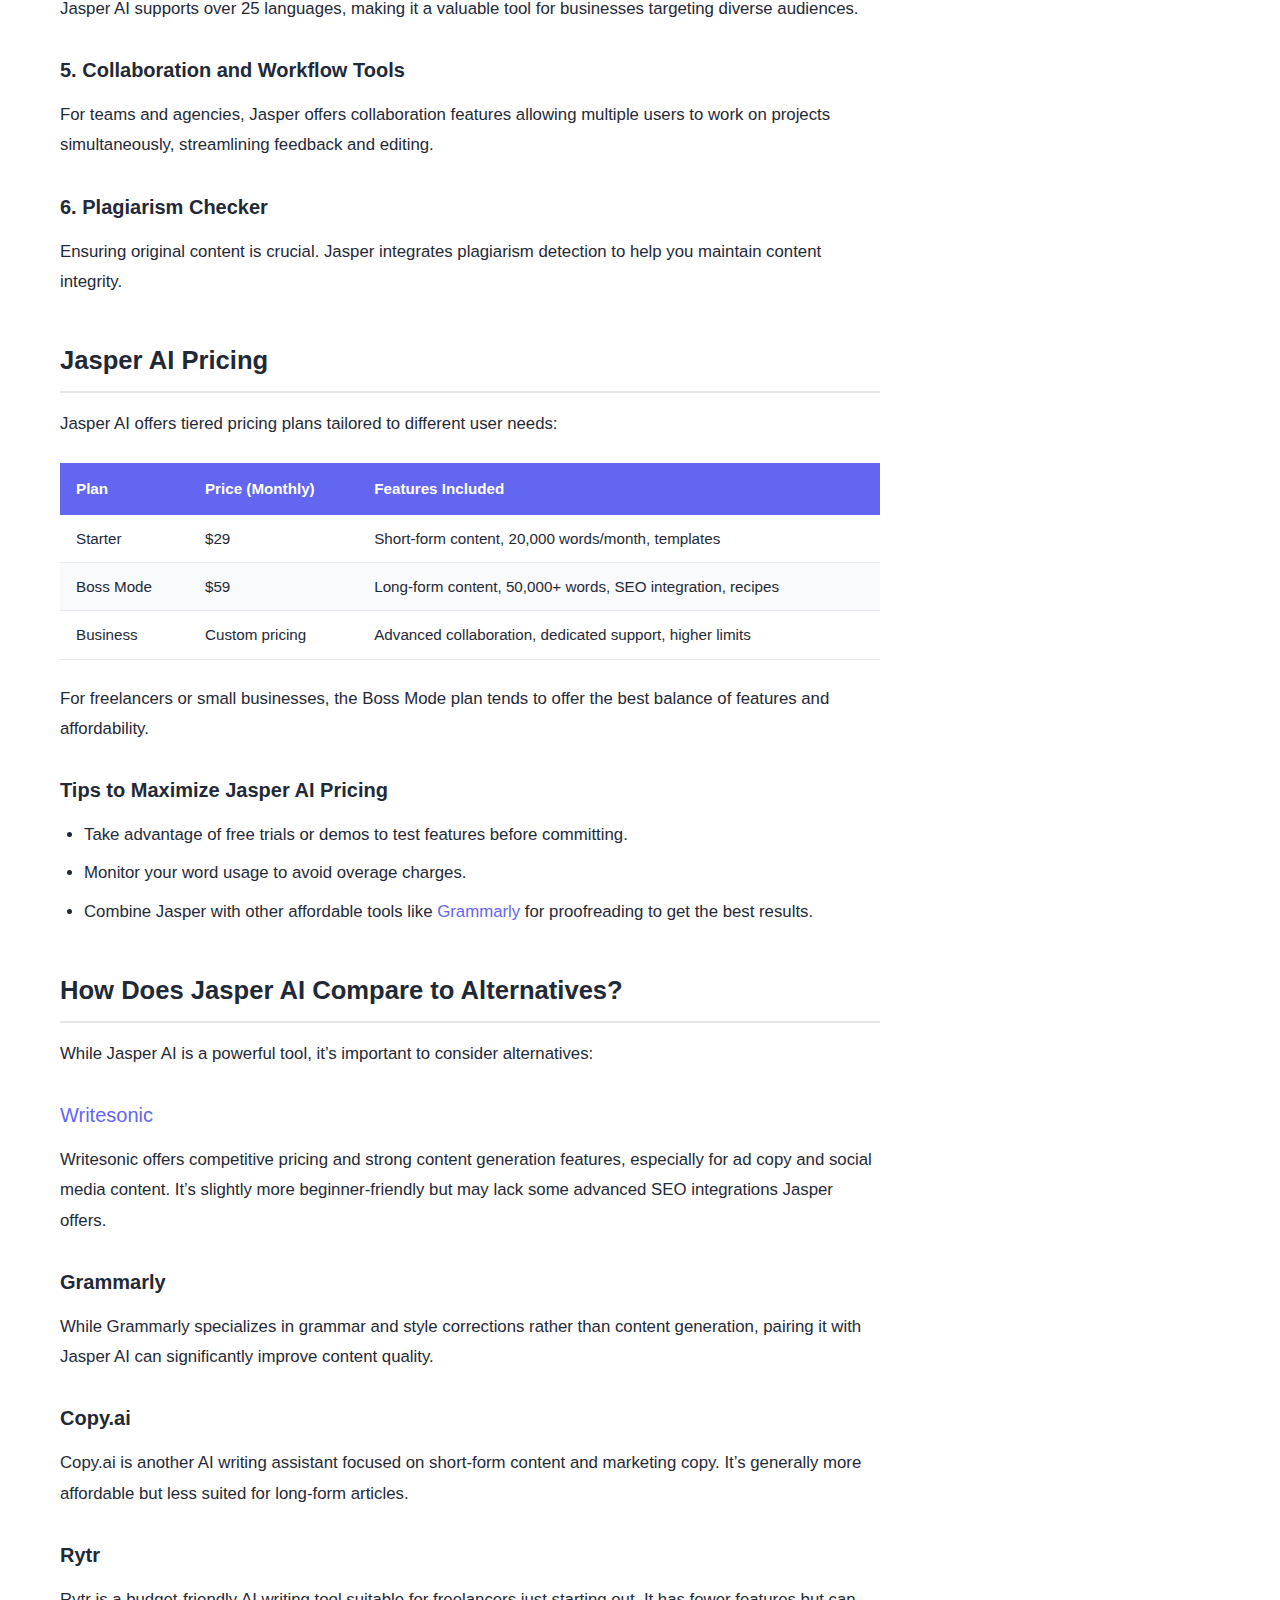
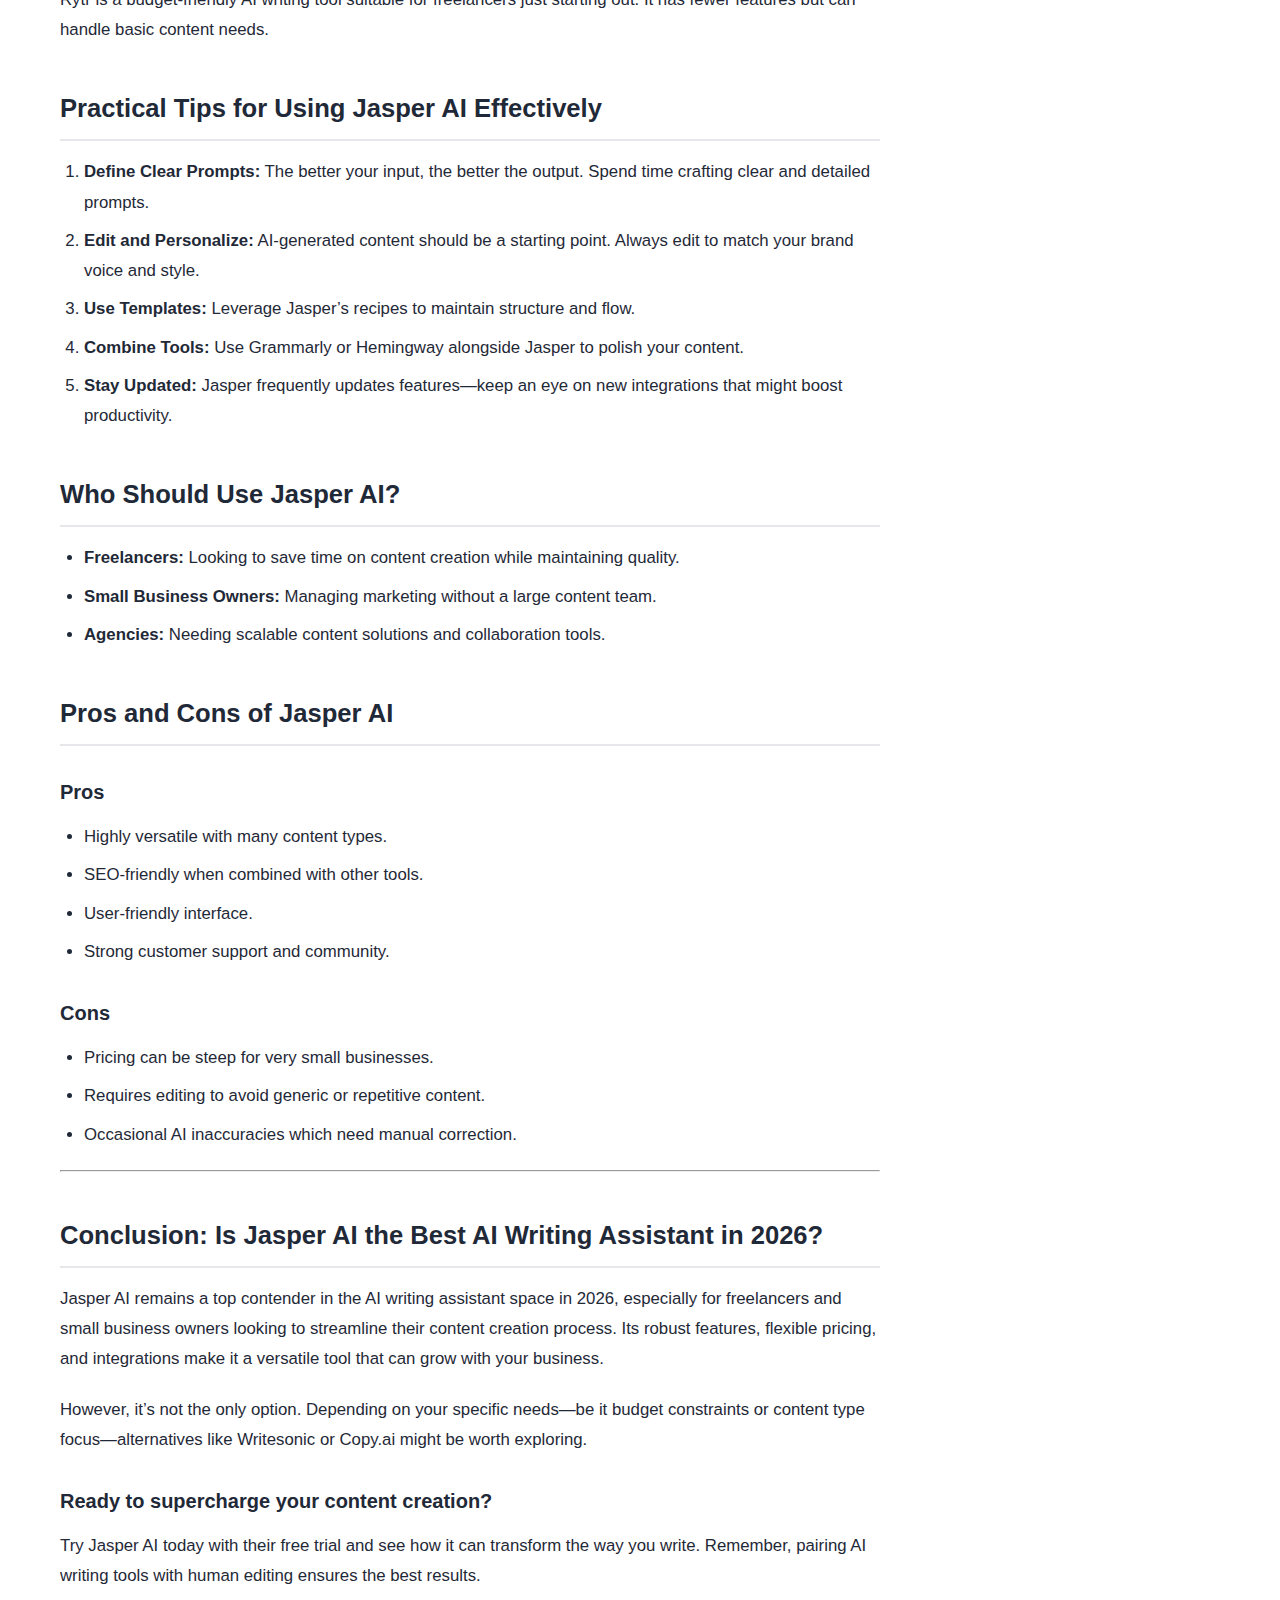
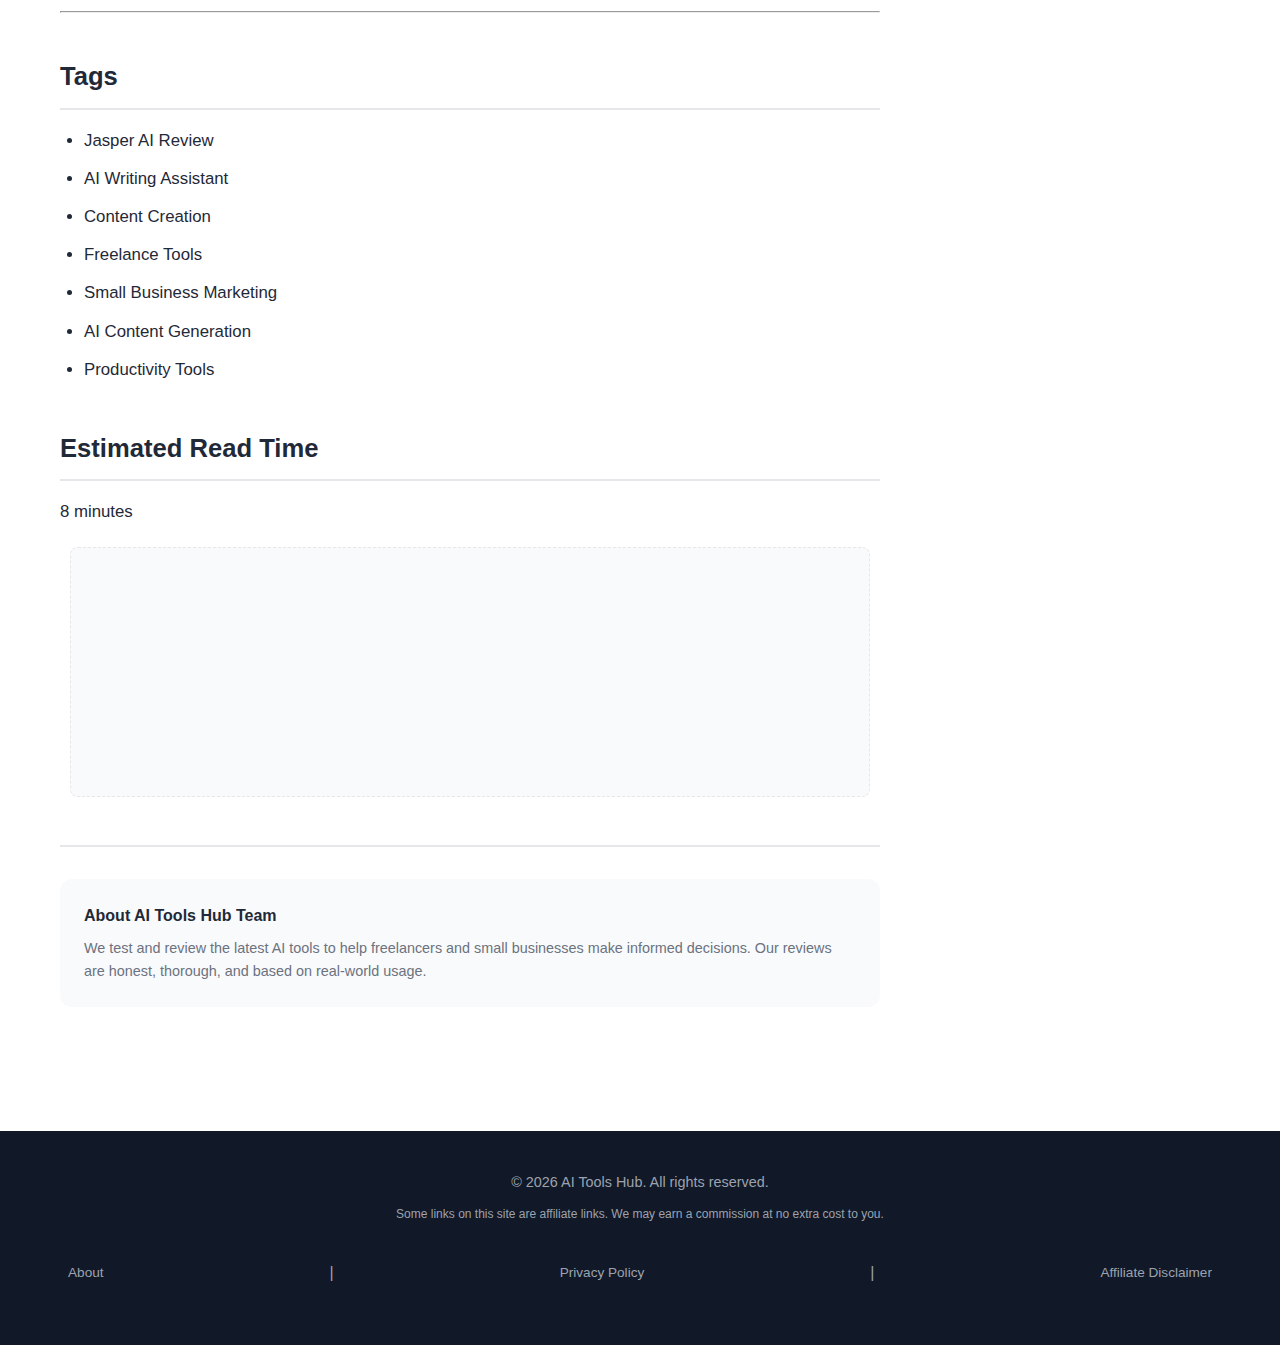
<file: posts/jasper-ai-review-2026-is-it-the-best-ai-writing-assistant-fo.html>
<!DOCTYPE html>
<html lang="en">
<head>
    <meta charset="UTF-8">
    <meta name="viewport" content="width=device-width, initial-scale=1.0">
    <title>Jasper AI Review 2026: Is It the Best AI Writing Assistant for Freelancers and Small Businesses? | AI Tools Hub</title>
    <meta name="description" content="Discover our in-depth Jasper AI review 2026. Explore features, pricing, and alternatives to find the best AI writing assistant for your needs.">
    <meta name="keywords" content="">
    <meta property="og:title" content="Jasper AI Review 2026: Is It the Best AI Writing Assistant for Freelancers and Small Businesses?">
    <meta property="og:description" content="Discover our in-depth Jasper AI review 2026. Explore features, pricing, and alternatives to find the best AI writing assistant for your needs.">
    <meta property="og:type" content="article">
    <meta property="og:url" content="https://aitoolshub.github.io/posts/jasper-ai-review-2026-is-it-the-best-ai-writing-assistant-fo.html">
    <link rel="canonical" href="https://aitoolshub.github.io/posts/jasper-ai-review-2026-is-it-the-best-ai-writing-assistant-fo.html">
    <link rel="stylesheet" href="../static/css/style.css">
    <!-- Google tag (gtag.js) - Analytics placeholder -->
    <script async src="https://www.googletagmanager.com/gtag/js?id=G-XXXXXXXXXX"></script>
    <!-- AdSense placeholder - activate after approval -->
    <!-- <script async src="https://pagead2.googlesyndication.com/pagead/js/adsbygoogle.js?client=ca-pub-XXXXXXXXXXXXXXXX" crossorigin="anonymous"></script> -->
</head>
<body>
    <header>
        <nav>
            <a href="../index.html" class="logo">AI Tools Hub</a>
            <ul>
                <li><a href="../index.html">Home</a></li>
                <li><a href="../categories/reviews.html">Reviews</a></li>
                <li><a href="../categories/comparisons.html">Comparisons</a></li>
                <li><a href="../categories/guides.html">Guides</a></li>
            </ul>
        </nav>
    </header>
    
    <main class="article-container">
        <article>
            <header class="article-header">
                <div class="article-meta">
                    <span class="category">Reviews</span>
                    <span class="date">2026-02-22</span>
                    <span class="read-time">⏱ 6 min read</span>
                </div>
                <h1>Jasper AI Review 2026: Is It the Best AI Writing Assistant for Freelancers and Small Businesses?</h1>
                <p class="article-description">Discover our in-depth Jasper AI review 2026. Explore features, pricing, and alternatives to find the best AI writing assistant for your needs.</p>
                <div class="tags"></div>
            </header>
            
            <!-- Ad placeholder (top) -->
            <div class="ad-container ad-top">
                <!-- AdSense Ad Unit will go here -->
            </div>
            
            <div class="article-content">
                <h1 id="jasper-ai-review-2026-is-it-the-best-ai-writing-assistant-for-freelancers-and-small-businesses"><a href="https://www.jasper.ai/?fpr=aitoolshub">Jasper AI</a> Review 2026: Is It the Best AI Writing Assistant for Freelancers and Small Businesses?</h1>
<p><strong>TL;DR:</strong>
<a href="https://www.jasper.ai/?fpr=aitoolshub">Jasper AI</a> continues to be one of the leading AI writing assistants in 2026, offering a comprehensive suite of features that help freelancers and small business owners create high-quality content quickly. With flexible pricing plans, a user-friendly interface, and integration capabilities, Jasper AI stands out, but there are worthy alternatives like <a href="https://writesonic.com/?via=aitoolshub">Writesonic</a> and <a href="https://www.grammarly.com/">Grammarly</a> depending on specific needs. In this review, we dive deep into Jasper AI’s features, pricing, and how it compares to other tools to help you decide if it’s the right fit.</p>
<hr />
<h2 id="introduction">Introduction</h2>
<p>In today’s fast-paced digital landscape, content is king — but crafting compelling, SEO-friendly content consistently can be time-consuming and challenging. Enter AI writing assistants like Jasper AI, which promise to revolutionize how freelancers and small business owners generate content. But with so many options available, is Jasper AI truly the best AI writing assistant in 2026?</p>
<p>This comprehensive Jasper AI review will explore the tool’s features, pricing, pros and cons, and alternatives to equip you with the knowledge to make an informed decision.</p>
<hr />
<h2 id="what-is-jasper-ai">What Is Jasper AI?</h2>
<p>Jasper AI is an AI-powered writing assistant designed to help users create various types of content, from blog posts and social media captions to email copy and product descriptions. Leveraging advanced natural language processing, Jasper helps accelerate content creation without sacrificing quality.</p>
<h2 id="jasper-ai-features">Jasper AI Features</h2>
<h3 id="1-versatile-content-generation">1. Versatile Content Generation</h3>
<p>Jasper AI supports a wide array of content formats, including:
- Blog articles
- Social media posts
- Email newsletters
- Ad copy
- Website content</p>
<p>This versatility makes it ideal for freelancers juggling multiple clients and small business owners managing their own marketing.</p>
<h3 id="2-templates-and-recipes">2. Templates and Recipes</h3>
<p>Jasper offers dozens of templates (also known as "recipes") that guide the AI to produce specific content styles like AIDA (Attention, Interest, Desire, Action) or PAS (Problem, Agitate, Solution). This saves time and helps maintain consistency.</p>
<h3 id="3-seo-integration">3. SEO Integration</h3>
<p>When combined with SEO tools like <a href="https://surferseo.com/?fp_ref=aitoolshub">Surfer SEO</a>, Jasper can optimize content for search engines, improving your rankings and organic traffic.</p>
<h3 id="4-multilingual-support">4. Multilingual Support</h3>
<p>Jasper AI supports over 25 languages, making it a valuable tool for businesses targeting diverse audiences.</p>
<h3 id="5-collaboration-and-workflow-tools">5. Collaboration and Workflow Tools</h3>
<p>For teams and agencies, Jasper offers collaboration features allowing multiple users to work on projects simultaneously, streamlining feedback and editing.</p>
<h3 id="6-plagiarism-checker">6. Plagiarism Checker</h3>
<p>Ensuring original content is crucial. Jasper integrates plagiarism detection to help you maintain content integrity.</p>
<h2 id="jasper-ai-pricing">Jasper AI Pricing</h2>
<p>Jasper AI offers tiered pricing plans tailored to different user needs:</p>
<table>
<thead>
<tr>
<th>Plan</th>
<th>Price (Monthly)</th>
<th>Features Included</th>
</tr>
</thead>
<tbody>
<tr>
<td>Starter</td>
<td>$29</td>
<td>Short-form content, 20,000 words/month, templates</td>
</tr>
<tr>
<td>Boss Mode</td>
<td>$59</td>
<td>Long-form content, 50,000+ words, SEO integration, recipes</td>
</tr>
<tr>
<td>Business</td>
<td>Custom pricing</td>
<td>Advanced collaboration, dedicated support, higher limits</td>
</tr>
</tbody>
</table>
<p>For freelancers or small businesses, the Boss Mode plan tends to offer the best balance of features and affordability.</p>
<h3 id="tips-to-maximize-jasper-ai-pricing">Tips to Maximize Jasper AI Pricing</h3>
<ul>
<li>Take advantage of free trials or demos to test features before committing.</li>
<li>Monitor your word usage to avoid overage charges.</li>
<li>Combine Jasper with other affordable tools like <a href="https://www.grammarly.com/">Grammarly</a> for proofreading to get the best results.</li>
</ul>
<h2 id="how-does-jasper-ai-compare-to-alternatives">How Does Jasper AI Compare to Alternatives?</h2>
<p>While Jasper AI is a powerful tool, it’s important to consider alternatives:</p>
<h3 id="writesonic"><a href="https://writesonic.com/?via=aitoolshub">Writesonic</a></h3>
<p>Writesonic offers competitive pricing and strong content generation features, especially for ad copy and social media content. It’s slightly more beginner-friendly but may lack some advanced SEO integrations Jasper offers.</p>
<h3 id="grammarly">Grammarly</h3>
<p>While Grammarly specializes in grammar and style corrections rather than content generation, pairing it with Jasper AI can significantly improve content quality.</p>
<h3 id="copyai">Copy.ai</h3>
<p>Copy.ai is another AI writing assistant focused on short-form content and marketing copy. It’s generally more affordable but less suited for long-form articles.</p>
<h3 id="rytr">Rytr</h3>
<p>Rytr is a budget-friendly AI writing tool suitable for freelancers just starting out. It has fewer features but can handle basic content needs.</p>
<h2 id="practical-tips-for-using-jasper-ai-effectively">Practical Tips for Using Jasper AI Effectively</h2>
<ol>
<li><strong>Define Clear Prompts:</strong> The better your input, the better the output. Spend time crafting clear and detailed prompts.</li>
<li><strong>Edit and Personalize:</strong> AI-generated content should be a starting point. Always edit to match your brand voice and style.</li>
<li><strong>Use Templates:</strong> Leverage Jasper’s recipes to maintain structure and flow.</li>
<li><strong>Combine Tools:</strong> Use Grammarly or Hemingway alongside Jasper to polish your content.</li>
<li><strong>Stay Updated:</strong> Jasper frequently updates features—keep an eye on new integrations that might boost productivity.</li>
</ol>
<h2 id="who-should-use-jasper-ai">Who Should Use Jasper AI?</h2>
<ul>
<li><strong>Freelancers:</strong> Looking to save time on content creation while maintaining quality.</li>
<li><strong>Small Business Owners:</strong> Managing marketing without a large content team.</li>
<li><strong>Agencies:</strong> Needing scalable content solutions and collaboration tools.</li>
</ul>
<h2 id="pros-and-cons-of-jasper-ai">Pros and Cons of Jasper AI</h2>
<h3 id="pros">Pros</h3>
<ul>
<li>Highly versatile with many content types.</li>
<li>SEO-friendly when combined with other tools.</li>
<li>User-friendly interface.</li>
<li>Strong customer support and community.</li>
</ul>
<h3 id="cons">Cons</h3>
<ul>
<li>Pricing can be steep for very small businesses.</li>
<li>Requires editing to avoid generic or repetitive content.</li>
<li>Occasional AI inaccuracies which need manual correction.</li>
</ul>
<hr />
<h2 id="conclusion-is-jasper-ai-the-best-ai-writing-assistant-in-2026">Conclusion: Is Jasper AI the Best AI Writing Assistant in 2026?</h2>
<p>Jasper AI remains a top contender in the AI writing assistant space in 2026, especially for freelancers and small business owners looking to streamline their content creation process. Its robust features, flexible pricing, and integrations make it a versatile tool that can grow with your business.</p>
<p>However, it’s not the only option. Depending on your specific needs—be it budget constraints or content type focus—alternatives like Writesonic or Copy.ai might be worth exploring.</p>
<h3 id="ready-to-supercharge-your-content-creation">Ready to supercharge your content creation?</h3>
<p>Try Jasper AI today with their free trial and see how it can transform the way you write. Remember, pairing AI writing tools with human editing ensures the best results.</p>
<hr />
<h2 id="tags">Tags</h2>
<ul>
<li>Jasper AI Review</li>
<li>AI Writing Assistant</li>
<li>Content Creation</li>
<li>Freelance Tools</li>
<li>Small Business Marketing</li>
<li>AI Content Generation</li>
<li>Productivity Tools</li>
</ul>
<h2 id="estimated-read-time">Estimated Read Time</h2>
<p>8 minutes</p>
            </div>
            
            <!-- Ad placeholder (middle) -->
            <div class="ad-container ad-middle">
                <!-- AdSense Ad Unit will go here -->
            </div>
            
            <footer class="article-footer">
                <div class="author-bio">
                    <h3>About AI Tools Hub Team</h3>
                    <p>We test and review the latest AI tools to help freelancers and small businesses make informed decisions. Our reviews are honest, thorough, and based on real-world usage.</p>
                </div>
                <div class="tags"></div>
            </footer>
        </article>
        
        <!-- Sidebar -->
        <aside class="sidebar">
            <div class="sidebar-widget">
                <h3>Top AI Writing Tools</h3>
                <ul class="tool-list">
                    <li><a href="https://writesonic.com/?via=aitoolshub" target="_blank" rel="nofollow">🤖 Writesonic - Best for Blogs</a></li>
                    <li><a href="https://www.jasper.ai/?fpr=aitoolshub" target="_blank" rel="nofollow">✍️ Jasper AI - Best for Marketing</a></li>
                    <li><a href="https://www.grammarly.com/" target="_blank" rel="nofollow">📝 Grammarly - Best for Editing</a></li>
                    <li><a href="https://surferseo.com/?fp_ref=aitoolshub" target="_blank" rel="nofollow">🔍 Surfer SEO - Best for SEO</a></li>
                </ul>
            </div>
            <div class="sidebar-widget">
                <h3>Popular Posts</h3>
                <div id="popular-posts">Loading...</div>
            </div>
        </aside>
    </main>
    
    <footer class="site-footer">
        <div class="footer-content">
            <p>&copy; 2026 AI Tools Hub. All rights reserved.</p>
            <p><small>Some links on this site are affiliate links. We may earn a commission at no extra cost to you.</small></p>
            <nav>
                <a href="../about.html">About</a> |
                <a href="../privacy.html">Privacy Policy</a> |
                <a href="../disclaimer.html">Affiliate Disclaimer</a>
            </nav>
        </div>
    </footer>
    
    <script src="../static/js/main.js"></script>
</body>
</html>
</file>
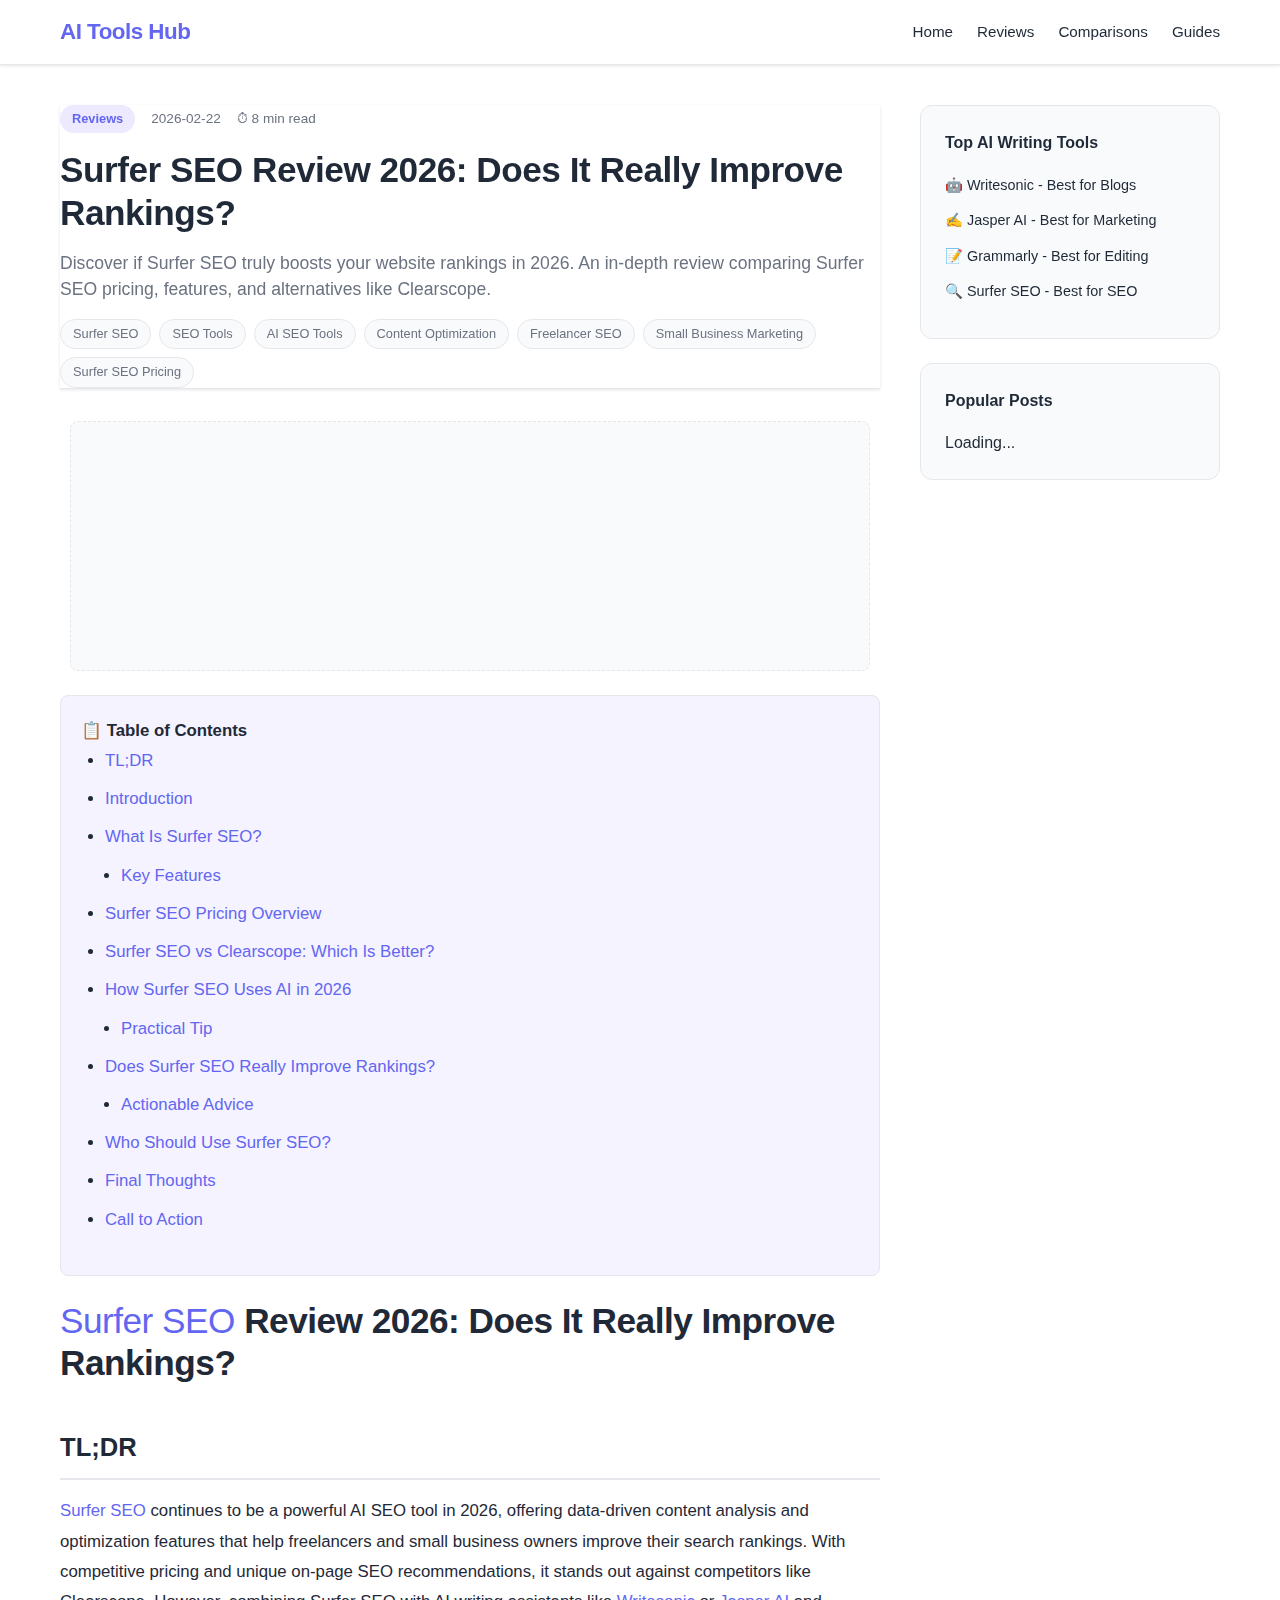
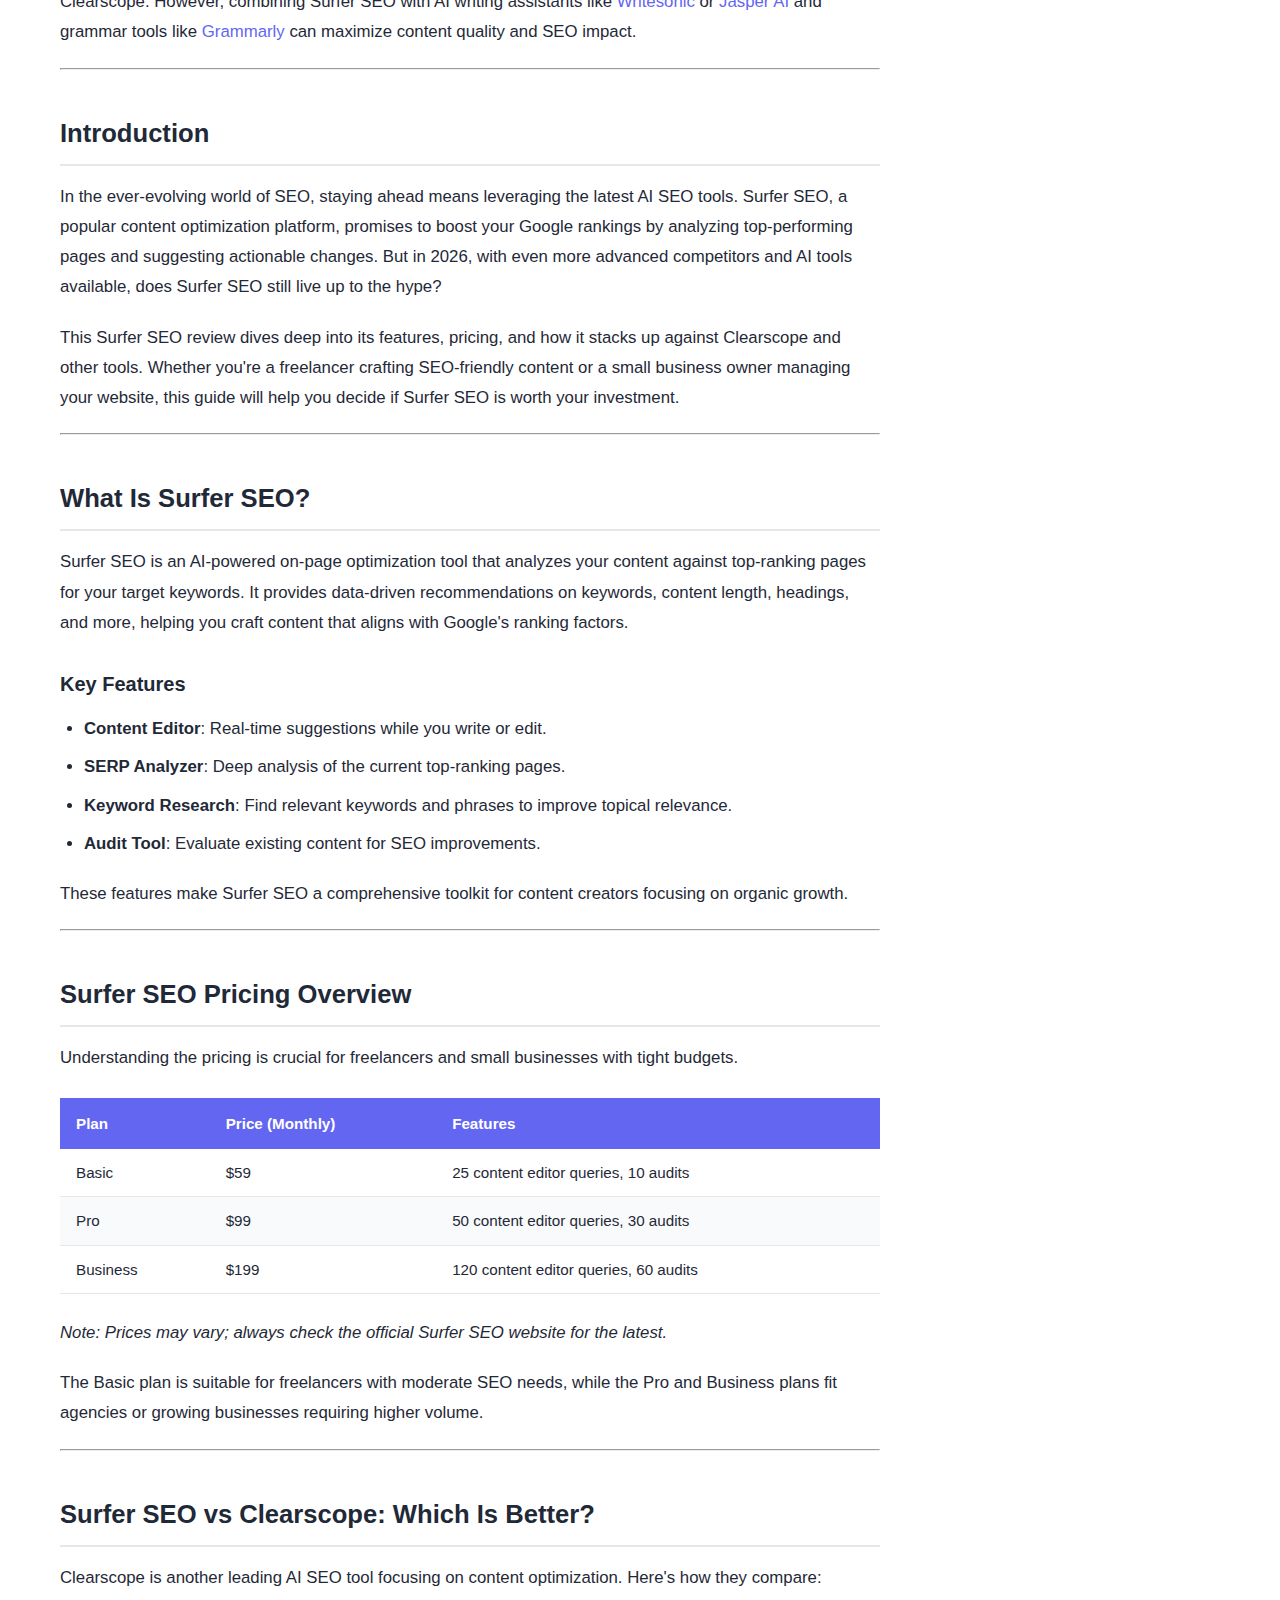
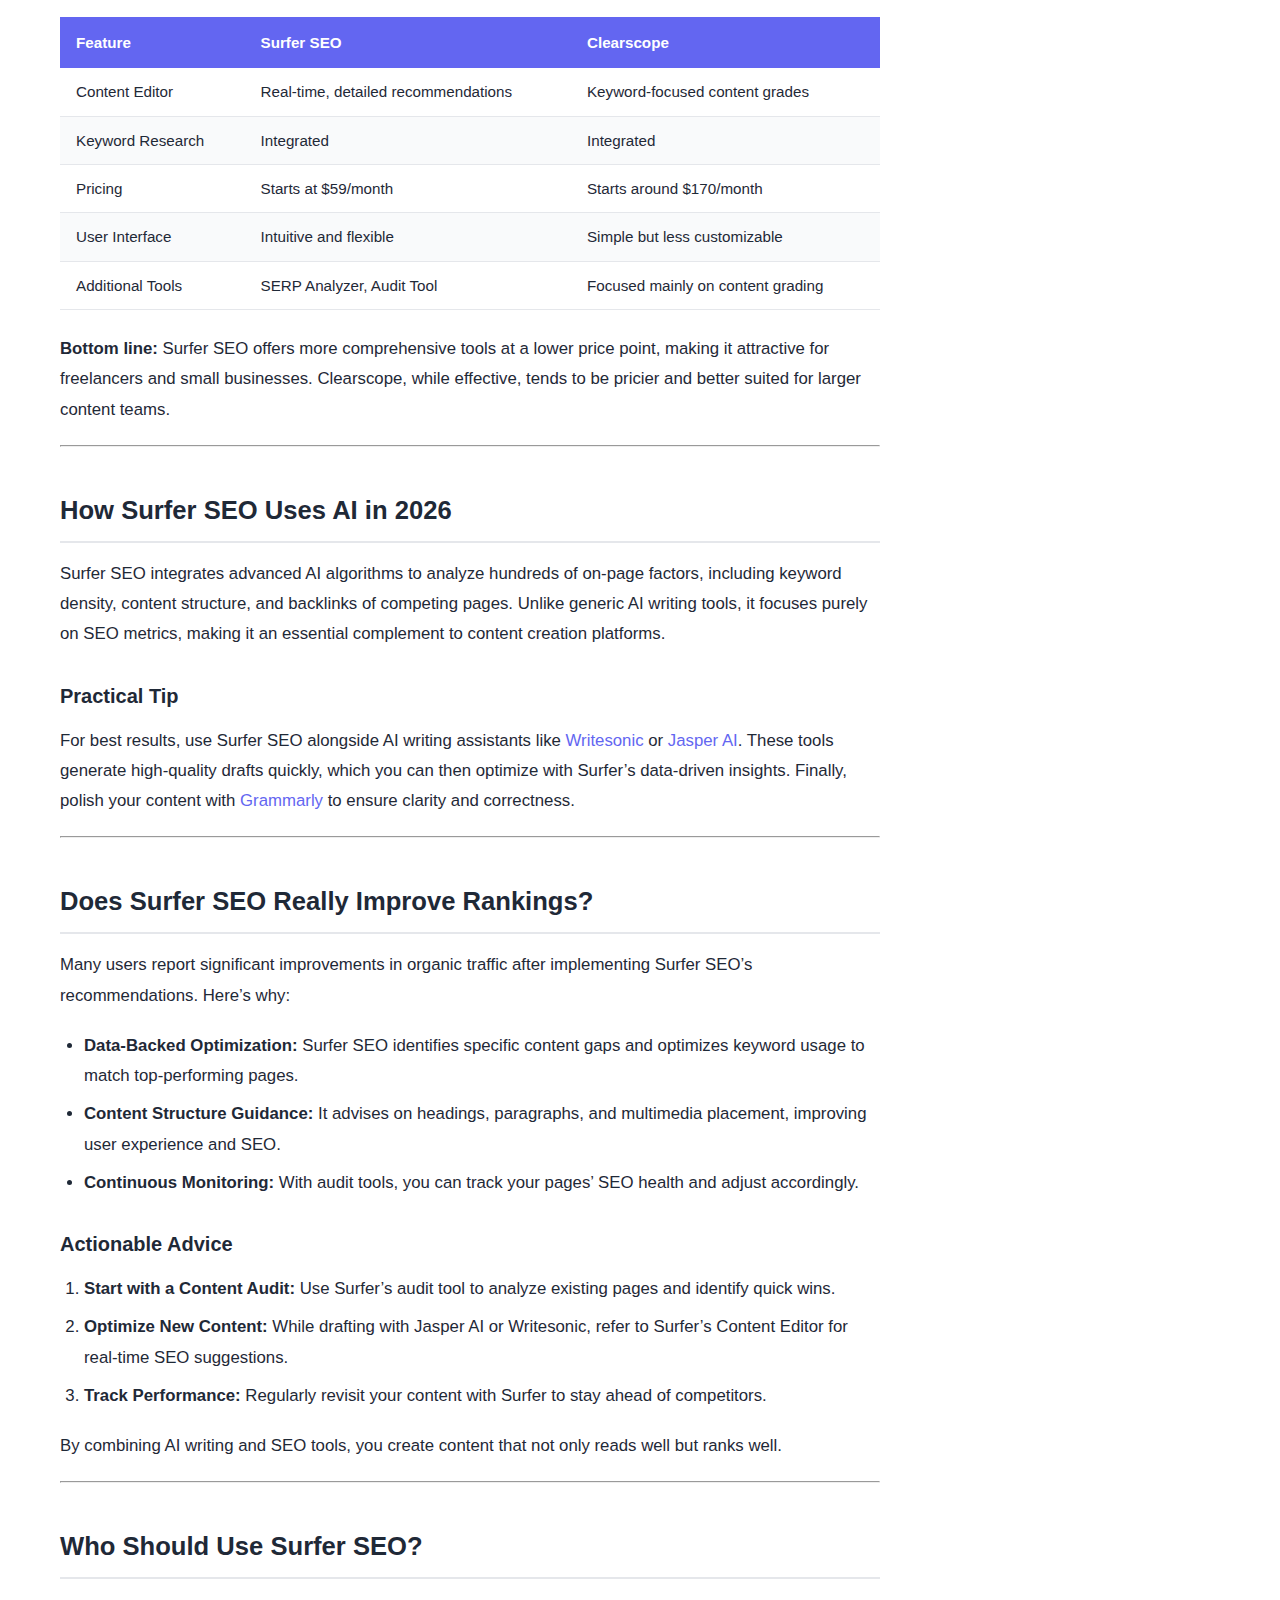
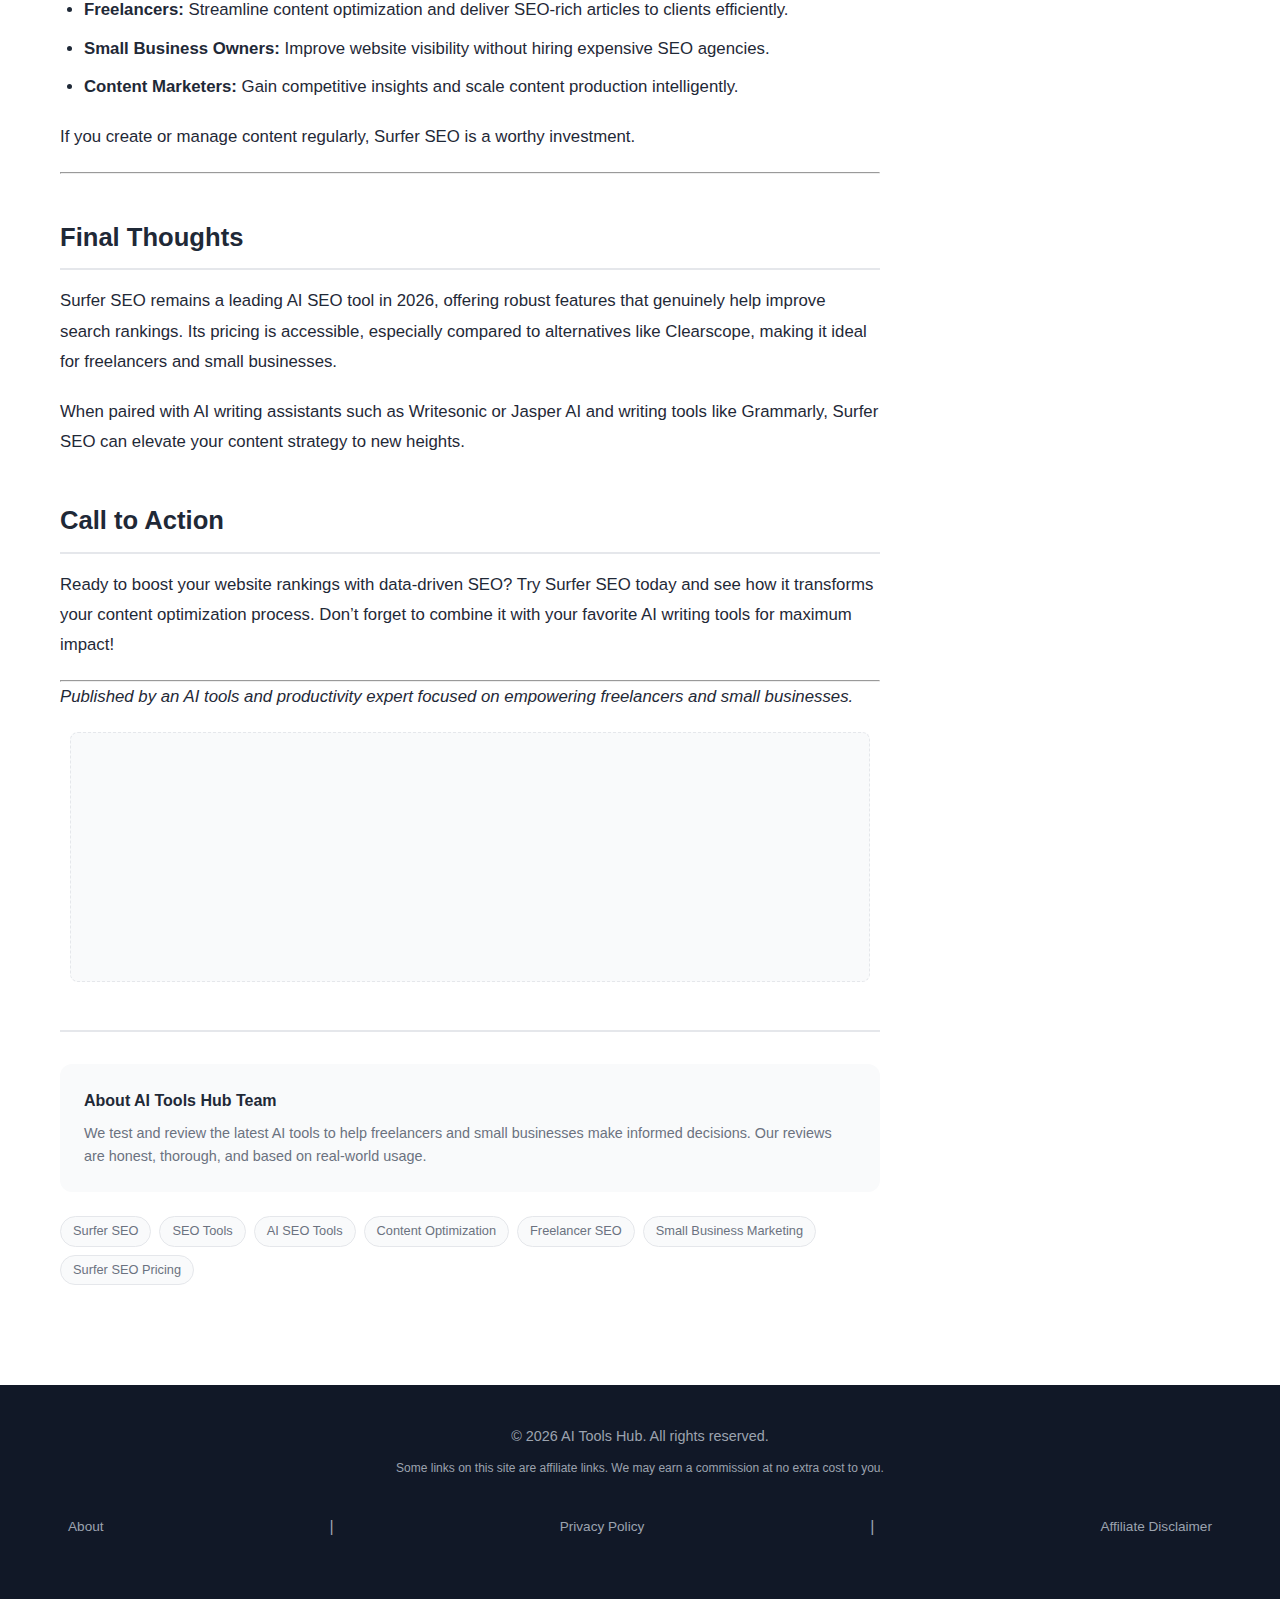
<file: posts/surfer-seo-review-2026-does-it-really-improve-rankings.html>
<!DOCTYPE html>
<html lang="en">
<head>
    <meta charset="UTF-8">
    <meta name="viewport" content="width=device-width, initial-scale=1.0">
    <title>Surfer SEO Review 2026: Does It Really Improve Rankings? | AI Tools Hub</title>
    <meta name="description" content="Discover if Surfer SEO truly boosts your website rankings in 2026. An in-depth review comparing Surfer SEO pricing, features, and alternatives like Clearscope.">
    <meta name="keywords" content="Surfer SEO, SEO Tools, AI SEO Tools, Content Optimization, Freelancer SEO, Small Business Marketing, Surfer SEO Pricing">
    <meta property="og:title" content="Surfer SEO Review 2026: Does It Really Improve Rankings?">
    <meta property="og:description" content="Discover if Surfer SEO truly boosts your website rankings in 2026. An in-depth review comparing Surfer SEO pricing, features, and alternatives like Clearscope.">
    <meta property="og:type" content="article">
    <meta property="og:url" content="https://aitoolshub.github.io/posts/surfer-seo-review-2026-does-it-really-improve-rankings.html">
    <link rel="canonical" href="https://aitoolshub.github.io/posts/surfer-seo-review-2026-does-it-really-improve-rankings.html">
    <link rel="stylesheet" href="../static/css/style.css">
    <!-- Google tag (gtag.js) - Analytics placeholder -->
    <script async src="https://www.googletagmanager.com/gtag/js?id=G-XXXXXXXXXX"></script>
    <!-- AdSense placeholder - activate after approval -->
    <!-- <script async src="https://pagead2.googlesyndication.com/pagead/js/adsbygoogle.js?client=ca-pub-XXXXXXXXXXXXXXXX" crossorigin="anonymous"></script> -->
</head>
<body>
    <header>
        <nav>
            <a href="../index.html" class="logo">AI Tools Hub</a>
            <ul>
                <li><a href="../index.html">Home</a></li>
                <li><a href="../categories/reviews.html">Reviews</a></li>
                <li><a href="../categories/comparisons.html">Comparisons</a></li>
                <li><a href="../categories/guides.html">Guides</a></li>
            </ul>
        </nav>
    </header>
    
    <main class="article-container">
        <article>
            <header class="article-header">
                <div class="article-meta">
                    <span class="category">Reviews</span>
                    <span class="date">2026-02-22</span>
                    <span class="read-time">⏱ 8 min read</span>
                </div>
                <h1>Surfer SEO Review 2026: Does It Really Improve Rankings?</h1>
                <p class="article-description">Discover if Surfer SEO truly boosts your website rankings in 2026. An in-depth review comparing Surfer SEO pricing, features, and alternatives like Clearscope.</p>
                <div class="tags"><span class="tag">Surfer SEO</span> <span class="tag">SEO Tools</span> <span class="tag">AI SEO Tools</span> <span class="tag">Content Optimization</span> <span class="tag">Freelancer SEO</span> <span class="tag">Small Business Marketing</span> <span class="tag">Surfer SEO Pricing</span></div>
            </header>
            
            <!-- Ad placeholder (top) -->
            <div class="ad-container ad-top">
                <!-- AdSense Ad Unit will go here -->
            </div>
            
            <div class="article-content">
                <h1 id="surfer-seo-review-2026-does-it-really-improve-rankings"><a href="https://surferseo.com/?fp_ref=aitoolshub">Surfer SEO</a> Review 2026: Does It Really Improve Rankings?</h1>
<h2 id="tldr">TL;DR</h2>
<p><a href="https://surferseo.com/?fp_ref=aitoolshub">Surfer SEO</a> continues to be a powerful AI SEO tool in 2026, offering data-driven content analysis and optimization features that help freelancers and small business owners improve their search rankings. With competitive pricing and unique on-page SEO recommendations, it stands out against competitors like Clearscope. However, combining Surfer SEO with AI writing assistants like <a href="https://writesonic.com/?via=aitoolshub">Writesonic</a> or <a href="https://www.jasper.ai/?fpr=aitoolshub">Jasper AI</a> and grammar tools like <a href="https://www.grammarly.com/">Grammarly</a> can maximize content quality and SEO impact.</p>
<hr />
<h2 id="introduction">Introduction</h2>
<p>In the ever-evolving world of SEO, staying ahead means leveraging the latest AI SEO tools. Surfer SEO, a popular content optimization platform, promises to boost your Google rankings by analyzing top-performing pages and suggesting actionable changes. But in 2026, with even more advanced competitors and AI tools available, does Surfer SEO still live up to the hype?</p>
<p>This Surfer SEO review dives deep into its features, pricing, and how it stacks up against Clearscope and other tools. Whether you're a freelancer crafting SEO-friendly content or a small business owner managing your website, this guide will help you decide if Surfer SEO is worth your investment.</p>
<hr />
<h2 id="what-is-surfer-seo">What Is Surfer SEO?</h2>
<p>Surfer SEO is an AI-powered on-page optimization tool that analyzes your content against top-ranking pages for your target keywords. It provides data-driven recommendations on keywords, content length, headings, and more, helping you craft content that aligns with Google's ranking factors.</p>
<h3 id="key-features">Key Features</h3>
<ul>
<li><strong>Content Editor</strong>: Real-time suggestions while you write or edit.</li>
<li><strong>SERP Analyzer</strong>: Deep analysis of the current top-ranking pages.</li>
<li><strong>Keyword Research</strong>: Find relevant keywords and phrases to improve topical relevance.</li>
<li><strong>Audit Tool</strong>: Evaluate existing content for SEO improvements.</li>
</ul>
<p>These features make Surfer SEO a comprehensive toolkit for content creators focusing on organic growth.</p>
<hr />
<h2 id="surfer-seo-pricing-overview">Surfer SEO Pricing Overview</h2>
<p>Understanding the pricing is crucial for freelancers and small businesses with tight budgets.</p>
<table>
<thead>
<tr>
<th>Plan</th>
<th>Price (Monthly)</th>
<th>Features</th>
</tr>
</thead>
<tbody>
<tr>
<td>Basic</td>
<td>$59</td>
<td>25 content editor queries, 10 audits</td>
</tr>
<tr>
<td>Pro</td>
<td>$99</td>
<td>50 content editor queries, 30 audits</td>
</tr>
<tr>
<td>Business</td>
<td>$199</td>
<td>120 content editor queries, 60 audits</td>
</tr>
</tbody>
</table>
<p><em>Note: Prices may vary; always check the official Surfer SEO website for the latest.</em></p>
<p>The Basic plan is suitable for freelancers with moderate SEO needs, while the Pro and Business plans fit agencies or growing businesses requiring higher volume.</p>
<hr />
<h2 id="surfer-seo-vs-clearscope-which-is-better">Surfer SEO vs Clearscope: Which Is Better?</h2>
<p>Clearscope is another leading AI SEO tool focusing on content optimization. Here's how they compare:</p>
<table>
<thead>
<tr>
<th>Feature</th>
<th>Surfer SEO</th>
<th>Clearscope</th>
</tr>
</thead>
<tbody>
<tr>
<td>Content Editor</td>
<td>Real-time, detailed recommendations</td>
<td>Keyword-focused content grades</td>
</tr>
<tr>
<td>Keyword Research</td>
<td>Integrated</td>
<td>Integrated</td>
</tr>
<tr>
<td>Pricing</td>
<td>Starts at $59/month</td>
<td>Starts around $170/month</td>
</tr>
<tr>
<td>User Interface</td>
<td>Intuitive and flexible</td>
<td>Simple but less customizable</td>
</tr>
<tr>
<td>Additional Tools</td>
<td>SERP Analyzer, Audit Tool</td>
<td>Focused mainly on content grading</td>
</tr>
</tbody>
</table>
<p><strong>Bottom line:</strong> Surfer SEO offers more comprehensive tools at a lower price point, making it attractive for freelancers and small businesses. Clearscope, while effective, tends to be pricier and better suited for larger content teams.</p>
<hr />
<h2 id="how-surfer-seo-uses-ai-in-2026">How Surfer SEO Uses AI in 2026</h2>
<p>Surfer SEO integrates advanced AI algorithms to analyze hundreds of on-page factors, including keyword density, content structure, and backlinks of competing pages. Unlike generic AI writing tools, it focuses purely on SEO metrics, making it an essential complement to content creation platforms.</p>
<h3 id="practical-tip">Practical Tip</h3>
<p>For best results, use Surfer SEO alongside AI writing assistants like <strong><a href="https://writesonic.com/?via=aitoolshub">Writesonic</a></strong> or <strong><a href="https://www.jasper.ai/?fpr=aitoolshub">Jasper AI</a></strong>. These tools generate high-quality drafts quickly, which you can then optimize with Surfer’s data-driven insights. Finally, polish your content with <strong><a href="https://www.grammarly.com/">Grammarly</a></strong> to ensure clarity and correctness.</p>
<hr />
<h2 id="does-surfer-seo-really-improve-rankings">Does Surfer SEO Really Improve Rankings?</h2>
<p>Many users report significant improvements in organic traffic after implementing Surfer SEO’s recommendations. Here’s why:</p>
<ul>
<li><strong>Data-Backed Optimization:</strong> Surfer SEO identifies specific content gaps and optimizes keyword usage to match top-performing pages.</li>
<li><strong>Content Structure Guidance:</strong> It advises on headings, paragraphs, and multimedia placement, improving user experience and SEO.</li>
<li><strong>Continuous Monitoring:</strong> With audit tools, you can track your pages’ SEO health and adjust accordingly.</li>
</ul>
<h3 id="actionable-advice">Actionable Advice</h3>
<ol>
<li><strong>Start with a Content Audit:</strong> Use Surfer’s audit tool to analyze existing pages and identify quick wins.</li>
<li><strong>Optimize New Content:</strong> While drafting with Jasper AI or Writesonic, refer to Surfer’s Content Editor for real-time SEO suggestions.</li>
<li><strong>Track Performance:</strong> Regularly revisit your content with Surfer to stay ahead of competitors.</li>
</ol>
<p>By combining AI writing and SEO tools, you create content that not only reads well but ranks well.</p>
<hr />
<h2 id="who-should-use-surfer-seo">Who Should Use Surfer SEO?</h2>
<ul>
<li><strong>Freelancers:</strong> Streamline content optimization and deliver SEO-rich articles to clients efficiently.</li>
<li><strong>Small Business Owners:</strong> Improve website visibility without hiring expensive SEO agencies.</li>
<li><strong>Content Marketers:</strong> Gain competitive insights and scale content production intelligently.</li>
</ul>
<p>If you create or manage content regularly, Surfer SEO is a worthy investment.</p>
<hr />
<h2 id="final-thoughts">Final Thoughts</h2>
<p>Surfer SEO remains a leading AI SEO tool in 2026, offering robust features that genuinely help improve search rankings. Its pricing is accessible, especially compared to alternatives like Clearscope, making it ideal for freelancers and small businesses.</p>
<p>When paired with AI writing assistants such as Writesonic or Jasper AI and writing tools like Grammarly, Surfer SEO can elevate your content strategy to new heights.</p>
<h2 id="call-to-action">Call to Action</h2>
<p>Ready to boost your website rankings with data-driven SEO? Try Surfer SEO today and see how it transforms your content optimization process. Don’t forget to combine it with your favorite AI writing tools for maximum impact!</p>
<hr />
<p><em>Published by an AI tools and productivity expert focused on empowering freelancers and small businesses.</em></p>
            </div>
            
            <!-- Ad placeholder (middle) -->
            <div class="ad-container ad-middle">
                <!-- AdSense Ad Unit will go here -->
            </div>
            
            <footer class="article-footer">
                <div class="author-bio">
                    <h3>About AI Tools Hub Team</h3>
                    <p>We test and review the latest AI tools to help freelancers and small businesses make informed decisions. Our reviews are honest, thorough, and based on real-world usage.</p>
                </div>
                <div class="tags"><span class="tag">Surfer SEO</span> <span class="tag">SEO Tools</span> <span class="tag">AI SEO Tools</span> <span class="tag">Content Optimization</span> <span class="tag">Freelancer SEO</span> <span class="tag">Small Business Marketing</span> <span class="tag">Surfer SEO Pricing</span></div>
            </footer>
        </article>
        
        <!-- Sidebar -->
        <aside class="sidebar">
            <div class="sidebar-widget">
                <h3>Top AI Writing Tools</h3>
                <ul class="tool-list">
                    <li><a href="https://writesonic.com/?via=aitoolshub" target="_blank" rel="nofollow">🤖 Writesonic - Best for Blogs</a></li>
                    <li><a href="https://www.jasper.ai/?fpr=aitoolshub" target="_blank" rel="nofollow">✍️ Jasper AI - Best for Marketing</a></li>
                    <li><a href="https://www.grammarly.com/" target="_blank" rel="nofollow">📝 Grammarly - Best for Editing</a></li>
                    <li><a href="https://surferseo.com/?fp_ref=aitoolshub" target="_blank" rel="nofollow">🔍 Surfer SEO - Best for SEO</a></li>
                </ul>
            </div>
            <div class="sidebar-widget">
                <h3>Popular Posts</h3>
                <div id="popular-posts">Loading...</div>
            </div>
        </aside>
    </main>
    
    <footer class="site-footer">
        <div class="footer-content">
            <p>&copy; 2026 AI Tools Hub. All rights reserved.</p>
            <p><small>Some links on this site are affiliate links. We may earn a commission at no extra cost to you.</small></p>
            <nav>
                <a href="../about.html">About</a> |
                <a href="../privacy.html">Privacy Policy</a> |
                <a href="../disclaimer.html">Affiliate Disclaimer</a>
            </nav>
        </div>
    </footer>
    
    <script src="../static/js/main.js"></script>
</body>
</html>
</file>
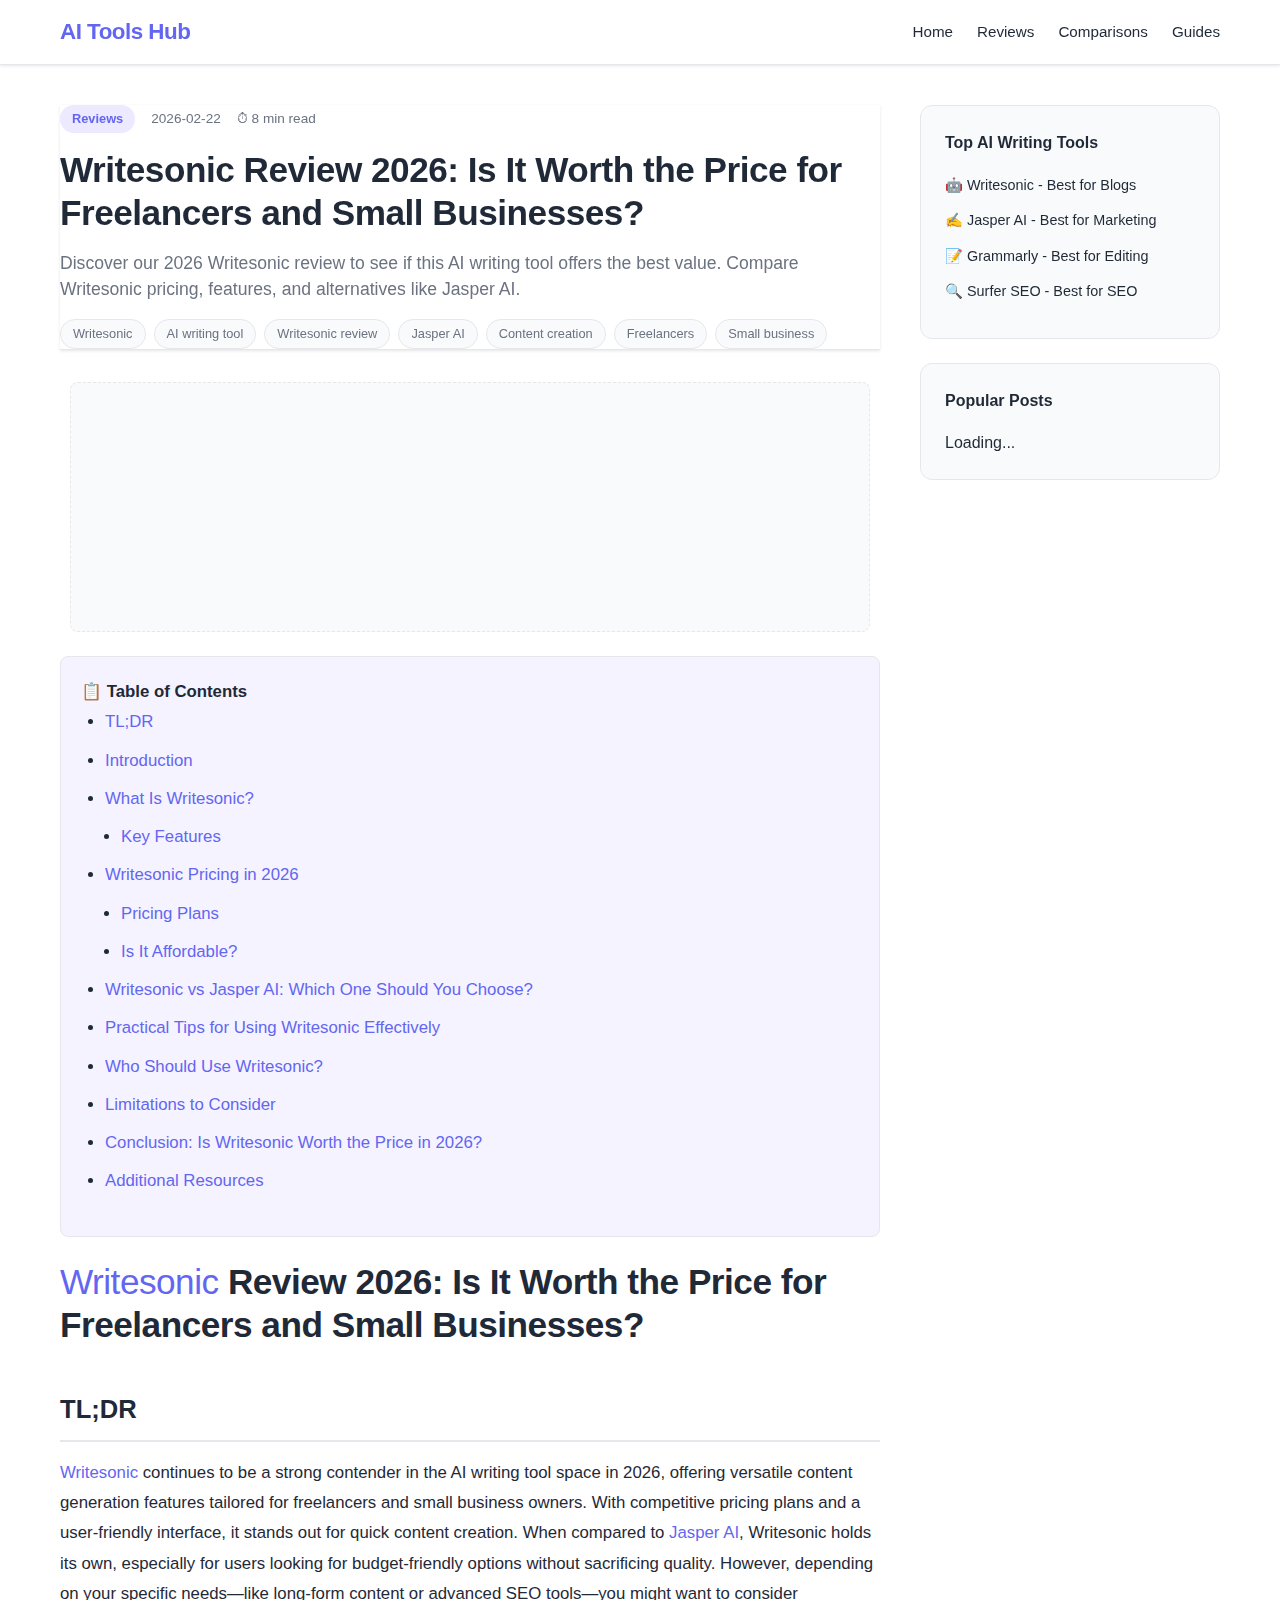
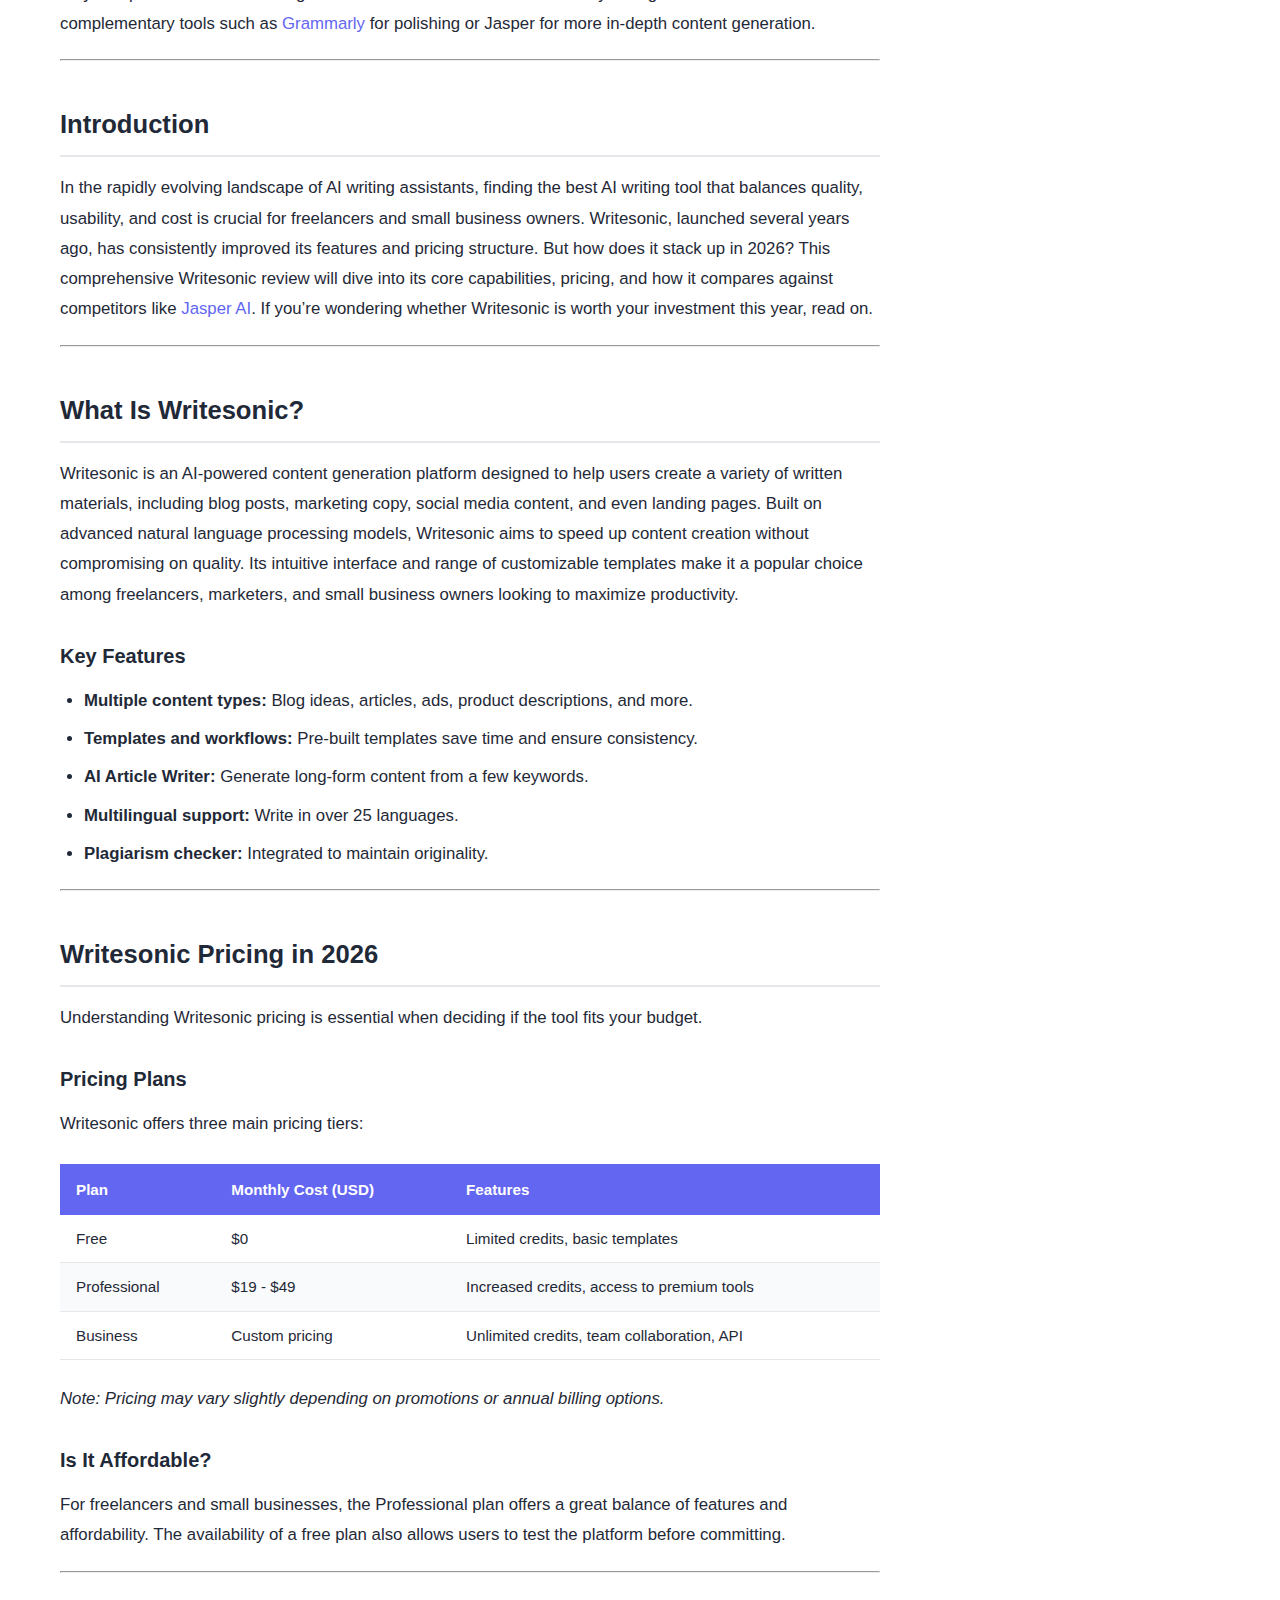
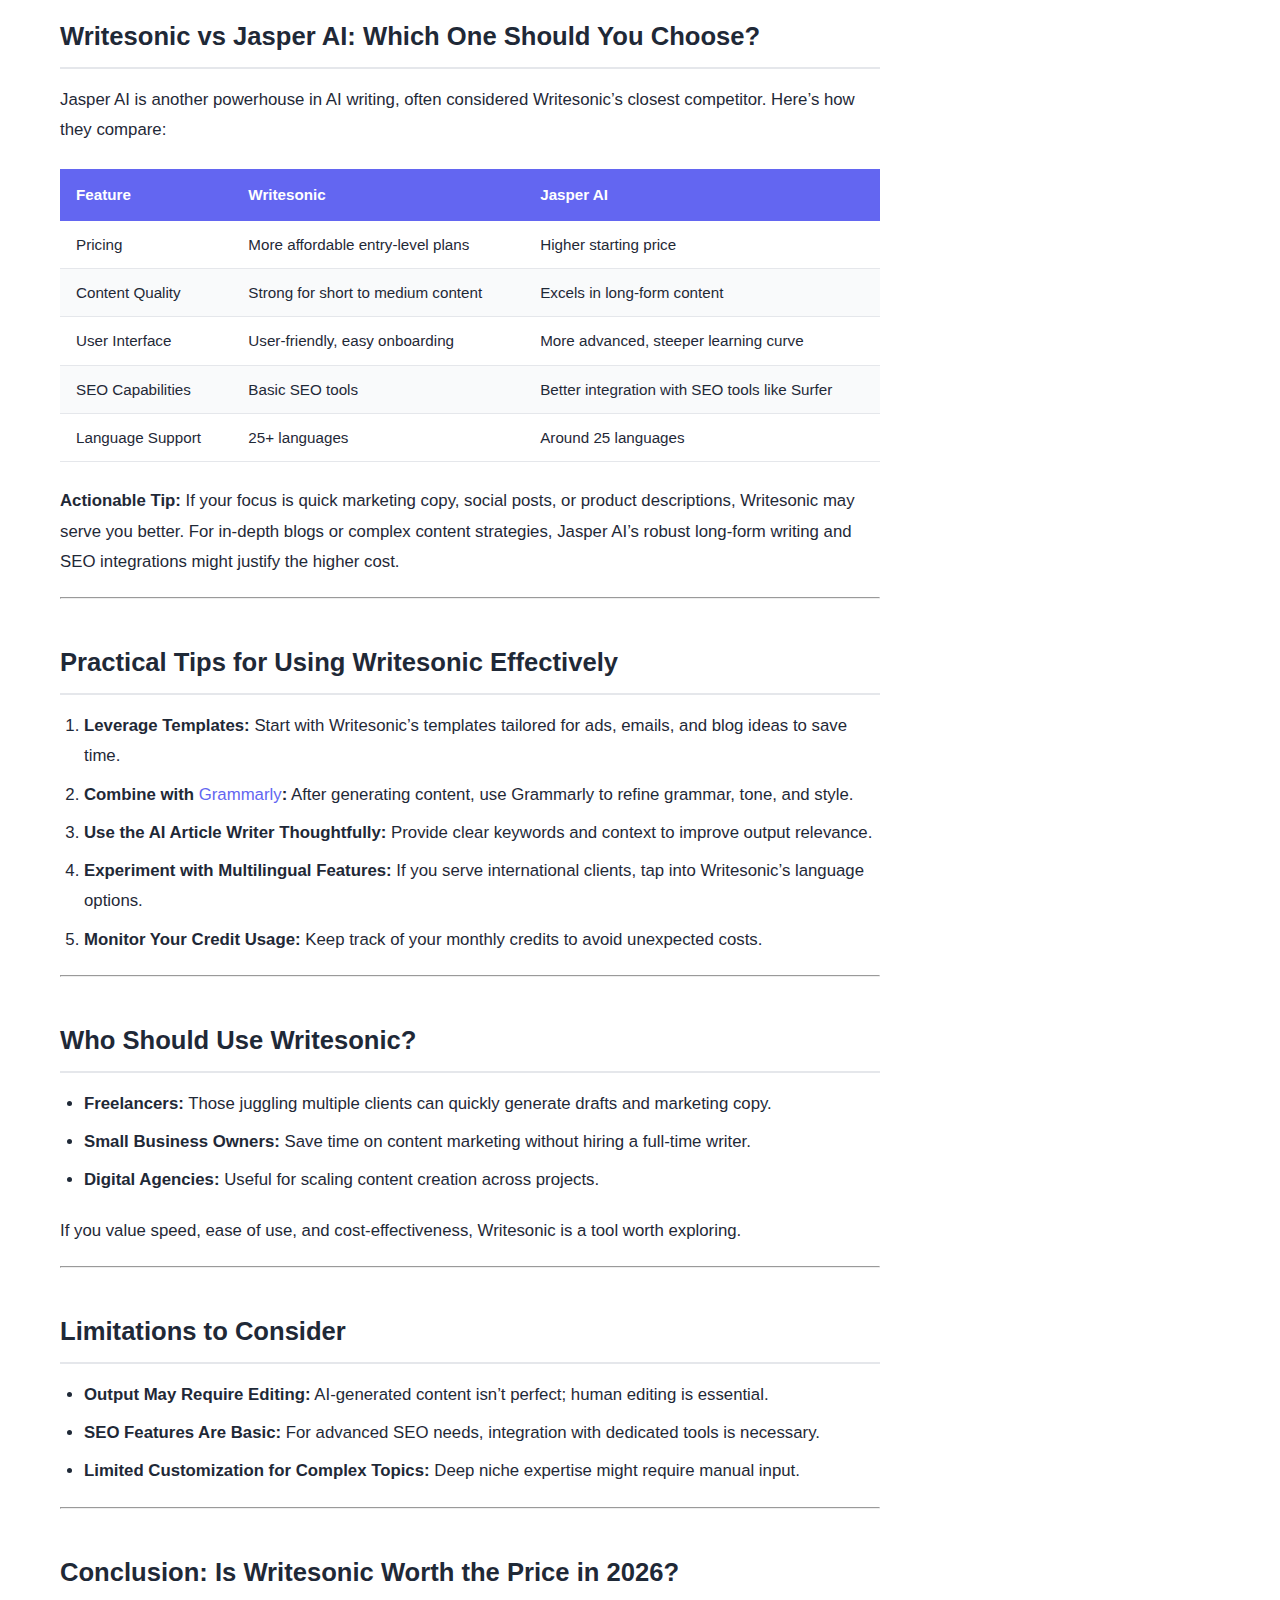
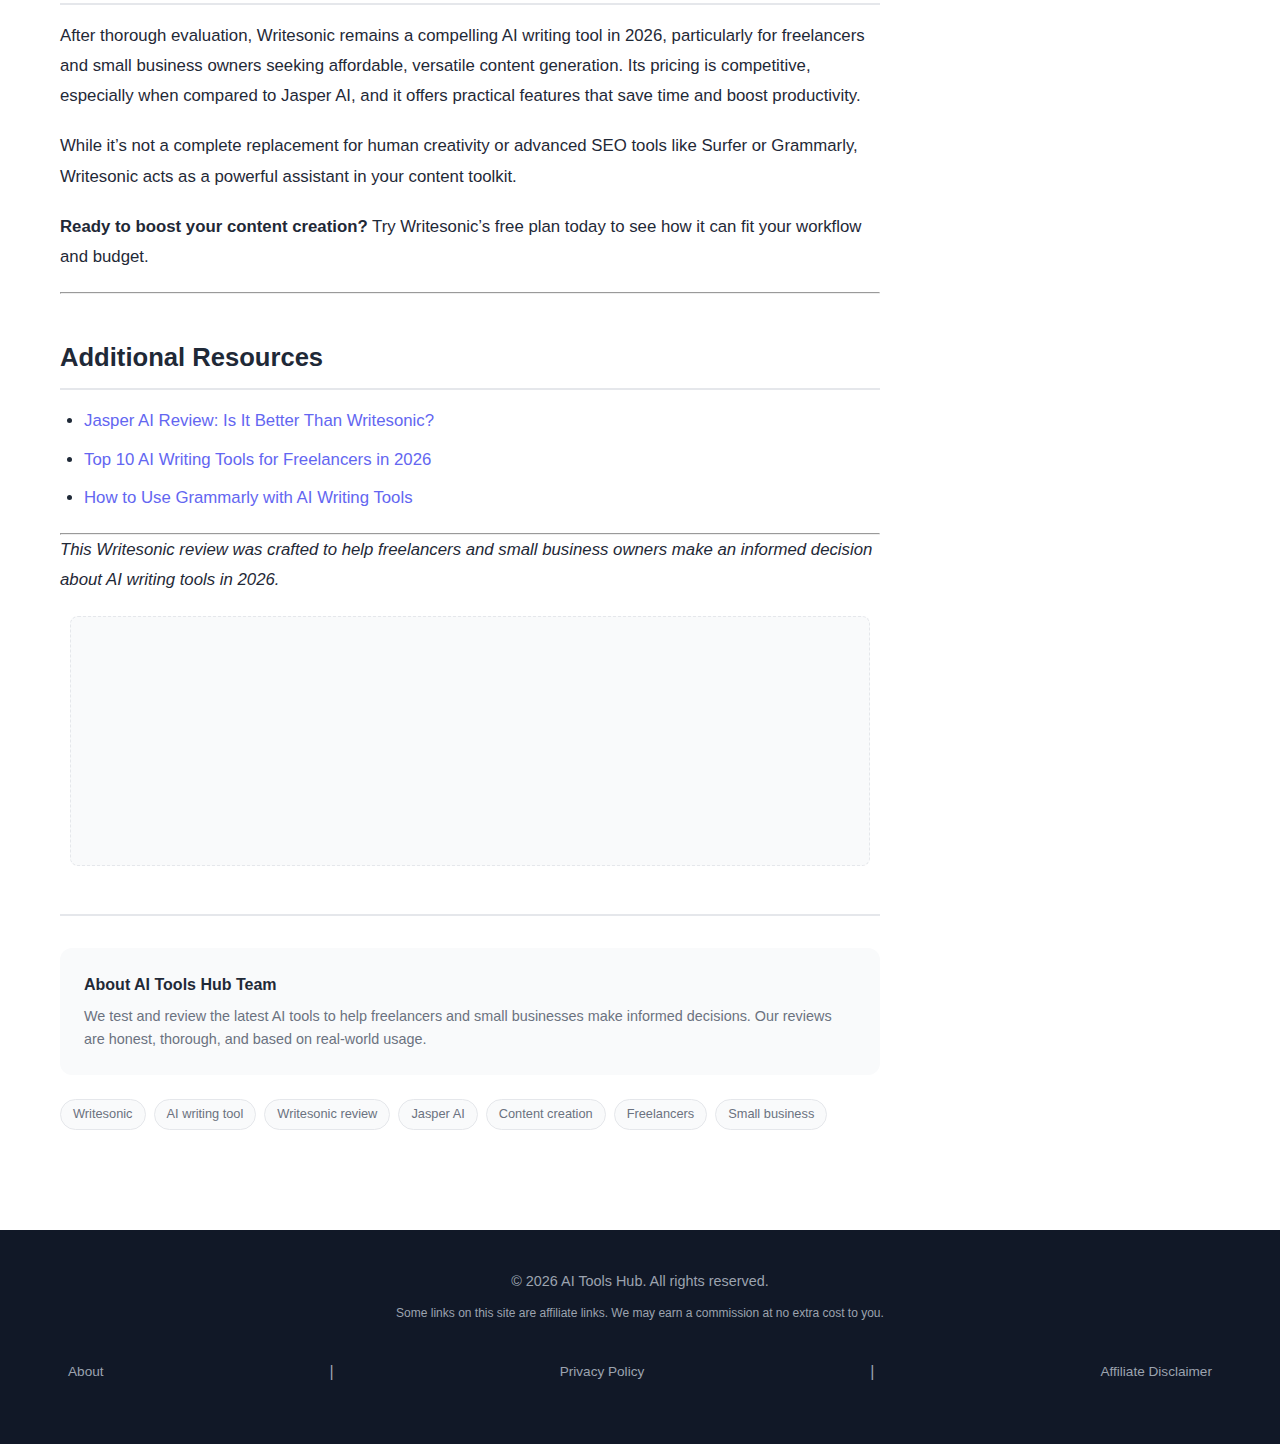
<file: posts/writesonic-review-2026-is-it-worth-the-price-for-freelancers.html>
<!DOCTYPE html>
<html lang="en">
<head>
    <meta charset="UTF-8">
    <meta name="viewport" content="width=device-width, initial-scale=1.0">
    <title>Writesonic Review 2026: Is It Worth the Price for Freelancers and Small Businesses? | AI Tools Hub</title>
    <meta name="description" content="Discover our 2026 Writesonic review to see if this AI writing tool offers the best value. Compare Writesonic pricing, features, and alternatives like Jasper AI.">
    <meta name="keywords" content="Writesonic, AI writing tool, Writesonic review, Jasper AI, Content creation, Freelancers, Small business">
    <meta property="og:title" content="Writesonic Review 2026: Is It Worth the Price for Freelancers and Small Businesses?">
    <meta property="og:description" content="Discover our 2026 Writesonic review to see if this AI writing tool offers the best value. Compare Writesonic pricing, features, and alternatives like Jasper AI.">
    <meta property="og:type" content="article">
    <meta property="og:url" content="https://aitoolshub.github.io/posts/writesonic-review-2026-is-it-worth-the-price-for-freelancers.html">
    <link rel="canonical" href="https://aitoolshub.github.io/posts/writesonic-review-2026-is-it-worth-the-price-for-freelancers.html">
    <link rel="stylesheet" href="../static/css/style.css">
    <!-- Google tag (gtag.js) - Analytics placeholder -->
    <script async src="https://www.googletagmanager.com/gtag/js?id=G-XXXXXXXXXX"></script>
    <!-- AdSense placeholder - activate after approval -->
    <!-- <script async src="https://pagead2.googlesyndication.com/pagead/js/adsbygoogle.js?client=ca-pub-XXXXXXXXXXXXXXXX" crossorigin="anonymous"></script> -->
</head>
<body>
    <header>
        <nav>
            <a href="../index.html" class="logo">AI Tools Hub</a>
            <ul>
                <li><a href="../index.html">Home</a></li>
                <li><a href="../categories/reviews.html">Reviews</a></li>
                <li><a href="../categories/comparisons.html">Comparisons</a></li>
                <li><a href="../categories/guides.html">Guides</a></li>
            </ul>
        </nav>
    </header>
    
    <main class="article-container">
        <article>
            <header class="article-header">
                <div class="article-meta">
                    <span class="category">Reviews</span>
                    <span class="date">2026-02-22</span>
                    <span class="read-time">⏱ 8 min read</span>
                </div>
                <h1>Writesonic Review 2026: Is It Worth the Price for Freelancers and Small Businesses?</h1>
                <p class="article-description">Discover our 2026 Writesonic review to see if this AI writing tool offers the best value. Compare Writesonic pricing, features, and alternatives like Jasper AI.</p>
                <div class="tags"><span class="tag">Writesonic</span> <span class="tag">AI writing tool</span> <span class="tag">Writesonic review</span> <span class="tag">Jasper AI</span> <span class="tag">Content creation</span> <span class="tag">Freelancers</span> <span class="tag">Small business</span></div>
            </header>
            
            <!-- Ad placeholder (top) -->
            <div class="ad-container ad-top">
                <!-- AdSense Ad Unit will go here -->
            </div>
            
            <div class="article-content">
                <h1 id="writesonic-review-2026-is-it-worth-the-price-for-freelancers-and-small-businesses"><a href="https://writesonic.com/?via=aitoolshub">Writesonic</a> Review 2026: Is It Worth the Price for Freelancers and Small Businesses?</h1>
<h2 id="tldr">TL;DR</h2>
<p><a href="https://writesonic.com/?via=aitoolshub">Writesonic</a> continues to be a strong contender in the AI writing tool space in 2026, offering versatile content generation features tailored for freelancers and small business owners. With competitive pricing plans and a user-friendly interface, it stands out for quick content creation. When compared to <a href="https://www.jasper.ai/?fpr=aitoolshub">Jasper AI</a>, Writesonic holds its own, especially for users looking for budget-friendly options without sacrificing quality. However, depending on your specific needs—like long-form content or advanced SEO tools—you might want to consider complementary tools such as <a href="https://www.grammarly.com/">Grammarly</a> for polishing or Jasper for more in-depth content generation.</p>
<hr />
<h2 id="introduction">Introduction</h2>
<p>In the rapidly evolving landscape of AI writing assistants, finding the best AI writing tool that balances quality, usability, and cost is crucial for freelancers and small business owners. Writesonic, launched several years ago, has consistently improved its features and pricing structure. But how does it stack up in 2026? This comprehensive Writesonic review will dive into its core capabilities, pricing, and how it compares against competitors like <a href="https://www.jasper.ai/?fpr=aitoolshub">Jasper AI</a>. If you’re wondering whether Writesonic is worth your investment this year, read on.</p>
<hr />
<h2 id="what-is-writesonic">What Is Writesonic?</h2>
<p>Writesonic is an AI-powered content generation platform designed to help users create a variety of written materials, including blog posts, marketing copy, social media content, and even landing pages. Built on advanced natural language processing models, Writesonic aims to speed up content creation without compromising on quality. Its intuitive interface and range of customizable templates make it a popular choice among freelancers, marketers, and small business owners looking to maximize productivity.</p>
<h3 id="key-features">Key Features</h3>
<ul>
<li><strong>Multiple content types:</strong> Blog ideas, articles, ads, product descriptions, and more.</li>
<li><strong>Templates and workflows:</strong> Pre-built templates save time and ensure consistency.</li>
<li><strong>AI Article Writer:</strong> Generate long-form content from a few keywords.</li>
<li><strong>Multilingual support:</strong> Write in over 25 languages.</li>
<li><strong>Plagiarism checker:</strong> Integrated to maintain originality.</li>
</ul>
<hr />
<h2 id="writesonic-pricing-in-2026">Writesonic Pricing in 2026</h2>
<p>Understanding Writesonic pricing is essential when deciding if the tool fits your budget.</p>
<h3 id="pricing-plans">Pricing Plans</h3>
<p>Writesonic offers three main pricing tiers:</p>
<table>
<thead>
<tr>
<th>Plan</th>
<th>Monthly Cost (USD)</th>
<th>Features</th>
</tr>
</thead>
<tbody>
<tr>
<td>Free</td>
<td>$0</td>
<td>Limited credits, basic templates</td>
</tr>
<tr>
<td>Professional</td>
<td>$19 - $49</td>
<td>Increased credits, access to premium tools</td>
</tr>
<tr>
<td>Business</td>
<td>Custom pricing</td>
<td>Unlimited credits, team collaboration, API</td>
</tr>
</tbody>
</table>
<p><em>Note: Pricing may vary slightly depending on promotions or annual billing options.</em></p>
<h3 id="is-it-affordable">Is It Affordable?</h3>
<p>For freelancers and small businesses, the Professional plan offers a great balance of features and affordability. The availability of a free plan also allows users to test the platform before committing.</p>
<hr />
<h2 id="writesonic-vs-jasper-ai-which-one-should-you-choose">Writesonic vs Jasper AI: Which One Should You Choose?</h2>
<p>Jasper AI is another powerhouse in AI writing, often considered Writesonic’s closest competitor. Here’s how they compare:</p>
<table>
<thead>
<tr>
<th>Feature</th>
<th>Writesonic</th>
<th>Jasper AI</th>
</tr>
</thead>
<tbody>
<tr>
<td>Pricing</td>
<td>More affordable entry-level plans</td>
<td>Higher starting price</td>
</tr>
<tr>
<td>Content Quality</td>
<td>Strong for short to medium content</td>
<td>Excels in long-form content</td>
</tr>
<tr>
<td>User Interface</td>
<td>User-friendly, easy onboarding</td>
<td>More advanced, steeper learning curve</td>
</tr>
<tr>
<td>SEO Capabilities</td>
<td>Basic SEO tools</td>
<td>Better integration with SEO tools like Surfer</td>
</tr>
<tr>
<td>Language Support</td>
<td>25+ languages</td>
<td>Around 25 languages</td>
</tr>
</tbody>
</table>
<p><strong>Actionable Tip:</strong> If your focus is quick marketing copy, social posts, or product descriptions, Writesonic may serve you better. For in-depth blogs or complex content strategies, Jasper AI’s robust long-form writing and SEO integrations might justify the higher cost.</p>
<hr />
<h2 id="practical-tips-for-using-writesonic-effectively">Practical Tips for Using Writesonic Effectively</h2>
<ol>
<li><strong>Leverage Templates:</strong> Start with Writesonic’s templates tailored for ads, emails, and blog ideas to save time.</li>
<li><strong>Combine with <a href="https://www.grammarly.com/">Grammarly</a>:</strong> After generating content, use Grammarly to refine grammar, tone, and style.</li>
<li><strong>Use the AI Article Writer Thoughtfully:</strong> Provide clear keywords and context to improve output relevance.</li>
<li><strong>Experiment with Multilingual Features:</strong> If you serve international clients, tap into Writesonic’s language options.</li>
<li><strong>Monitor Your Credit Usage:</strong> Keep track of your monthly credits to avoid unexpected costs.</li>
</ol>
<hr />
<h2 id="who-should-use-writesonic">Who Should Use Writesonic?</h2>
<ul>
<li><strong>Freelancers:</strong> Those juggling multiple clients can quickly generate drafts and marketing copy.</li>
<li><strong>Small Business Owners:</strong> Save time on content marketing without hiring a full-time writer.</li>
<li><strong>Digital Agencies:</strong> Useful for scaling content creation across projects.</li>
</ul>
<p>If you value speed, ease of use, and cost-effectiveness, Writesonic is a tool worth exploring.</p>
<hr />
<h2 id="limitations-to-consider">Limitations to Consider</h2>
<ul>
<li><strong>Output May Require Editing:</strong> AI-generated content isn’t perfect; human editing is essential.</li>
<li><strong>SEO Features Are Basic:</strong> For advanced SEO needs, integration with dedicated tools is necessary.</li>
<li><strong>Limited Customization for Complex Topics:</strong> Deep niche expertise might require manual input.</li>
</ul>
<hr />
<h2 id="conclusion-is-writesonic-worth-the-price-in-2026">Conclusion: Is Writesonic Worth the Price in 2026?</h2>
<p>After thorough evaluation, Writesonic remains a compelling AI writing tool in 2026, particularly for freelancers and small business owners seeking affordable, versatile content generation. Its pricing is competitive, especially when compared to Jasper AI, and it offers practical features that save time and boost productivity.</p>
<p>While it’s not a complete replacement for human creativity or advanced SEO tools like Surfer or Grammarly, Writesonic acts as a powerful assistant in your content toolkit.</p>
<p><strong>Ready to boost your content creation?</strong> Try Writesonic’s free plan today to see how it can fit your workflow and budget.</p>
<hr />
<h2 id="additional-resources">Additional Resources</h2>
<ul>
<li><a href="#">Jasper AI Review: Is It Better Than Writesonic?</a></li>
<li><a href="#">Top 10 AI Writing Tools for Freelancers in 2026</a></li>
<li><a href="#">How to Use Grammarly with AI Writing Tools</a></li>
</ul>
<hr />
<p><em>This Writesonic review was crafted to help freelancers and small business owners make an informed decision about AI writing tools in 2026.</em></p>
            </div>
            
            <!-- Ad placeholder (middle) -->
            <div class="ad-container ad-middle">
                <!-- AdSense Ad Unit will go here -->
            </div>
            
            <footer class="article-footer">
                <div class="author-bio">
                    <h3>About AI Tools Hub Team</h3>
                    <p>We test and review the latest AI tools to help freelancers and small businesses make informed decisions. Our reviews are honest, thorough, and based on real-world usage.</p>
                </div>
                <div class="tags"><span class="tag">Writesonic</span> <span class="tag">AI writing tool</span> <span class="tag">Writesonic review</span> <span class="tag">Jasper AI</span> <span class="tag">Content creation</span> <span class="tag">Freelancers</span> <span class="tag">Small business</span></div>
            </footer>
        </article>
        
        <!-- Sidebar -->
        <aside class="sidebar">
            <div class="sidebar-widget">
                <h3>Top AI Writing Tools</h3>
                <ul class="tool-list">
                    <li><a href="https://writesonic.com/?via=aitoolshub" target="_blank" rel="nofollow">🤖 Writesonic - Best for Blogs</a></li>
                    <li><a href="https://www.jasper.ai/?fpr=aitoolshub" target="_blank" rel="nofollow">✍️ Jasper AI - Best for Marketing</a></li>
                    <li><a href="https://www.grammarly.com/" target="_blank" rel="nofollow">📝 Grammarly - Best for Editing</a></li>
                    <li><a href="https://surferseo.com/?fp_ref=aitoolshub" target="_blank" rel="nofollow">🔍 Surfer SEO - Best for SEO</a></li>
                </ul>
            </div>
            <div class="sidebar-widget">
                <h3>Popular Posts</h3>
                <div id="popular-posts">Loading...</div>
            </div>
        </aside>
    </main>
    
    <footer class="site-footer">
        <div class="footer-content">
            <p>&copy; 2026 AI Tools Hub. All rights reserved.</p>
            <p><small>Some links on this site are affiliate links. We may earn a commission at no extra cost to you.</small></p>
            <nav>
                <a href="../about.html">About</a> |
                <a href="../privacy.html">Privacy Policy</a> |
                <a href="../disclaimer.html">Affiliate Disclaimer</a>
            </nav>
        </div>
    </footer>
    
    <script src="../static/js/main.js"></script>
</body>
</html>
</file>
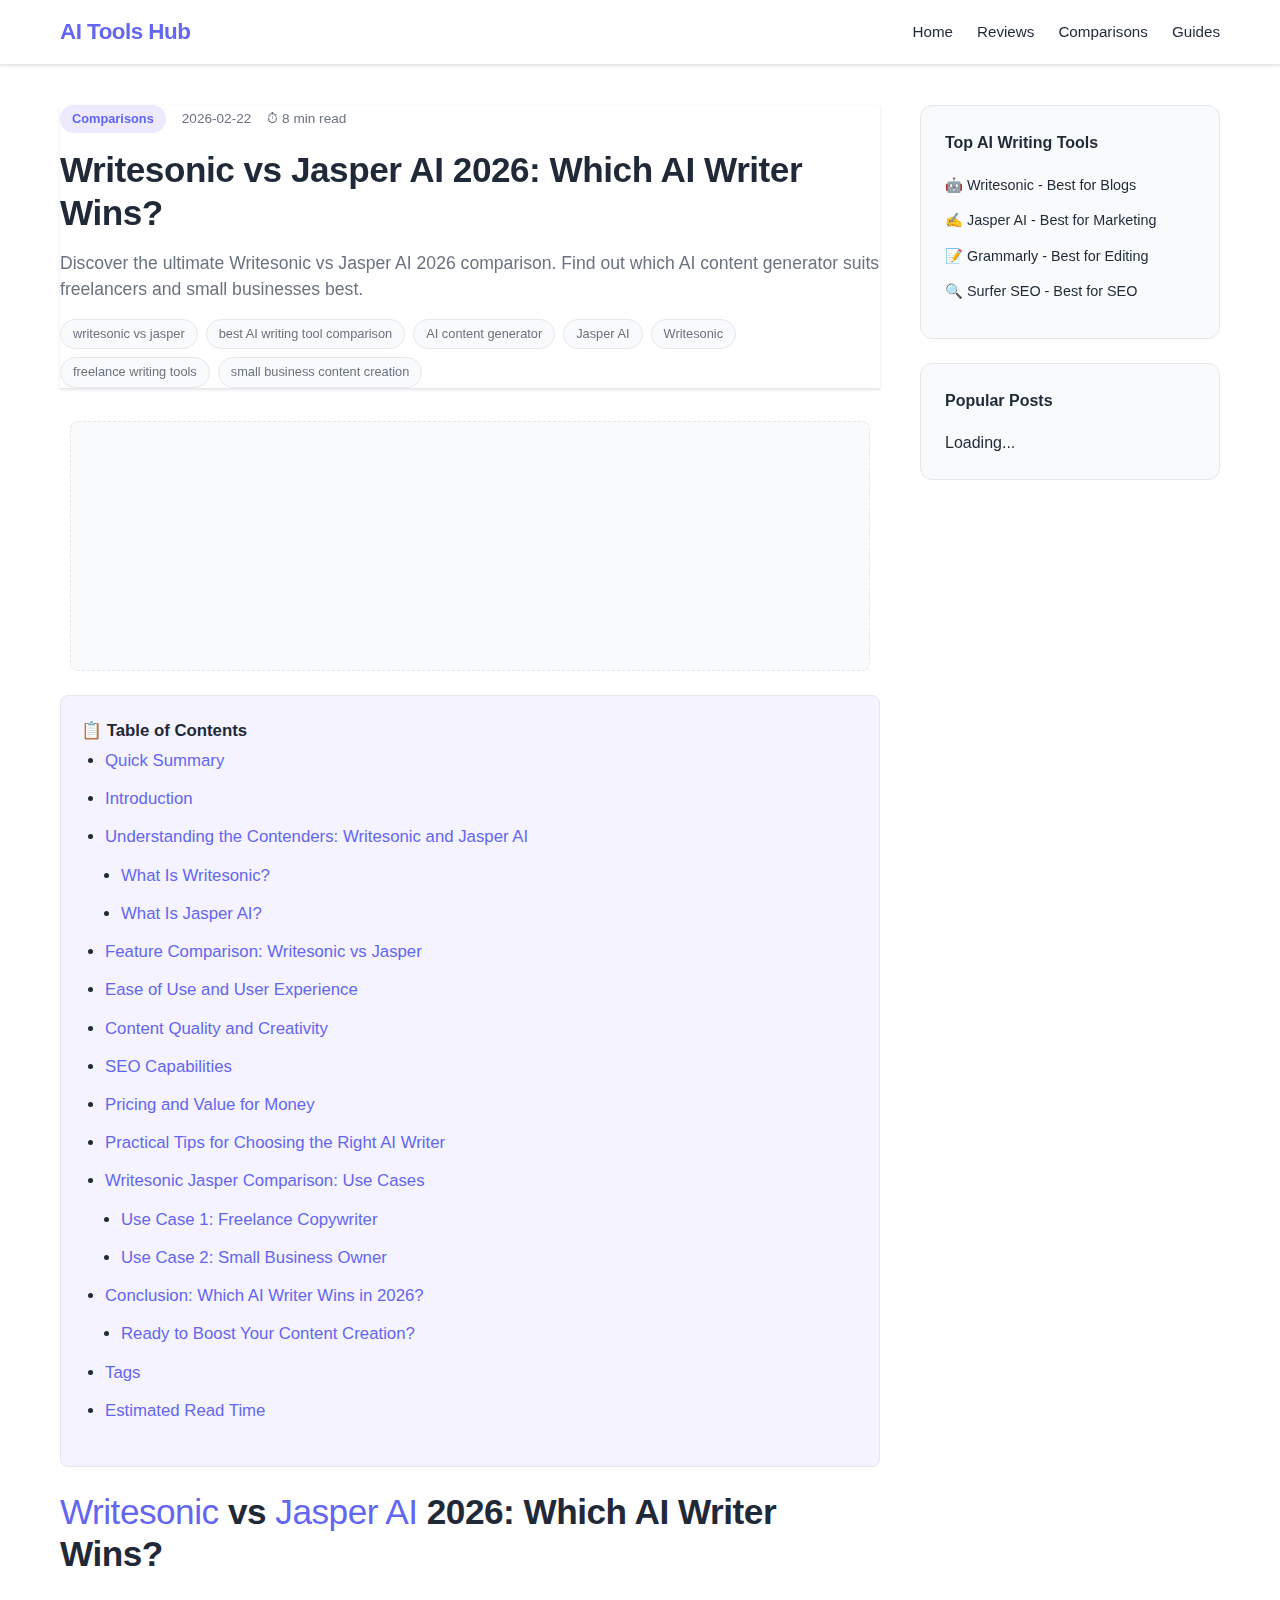
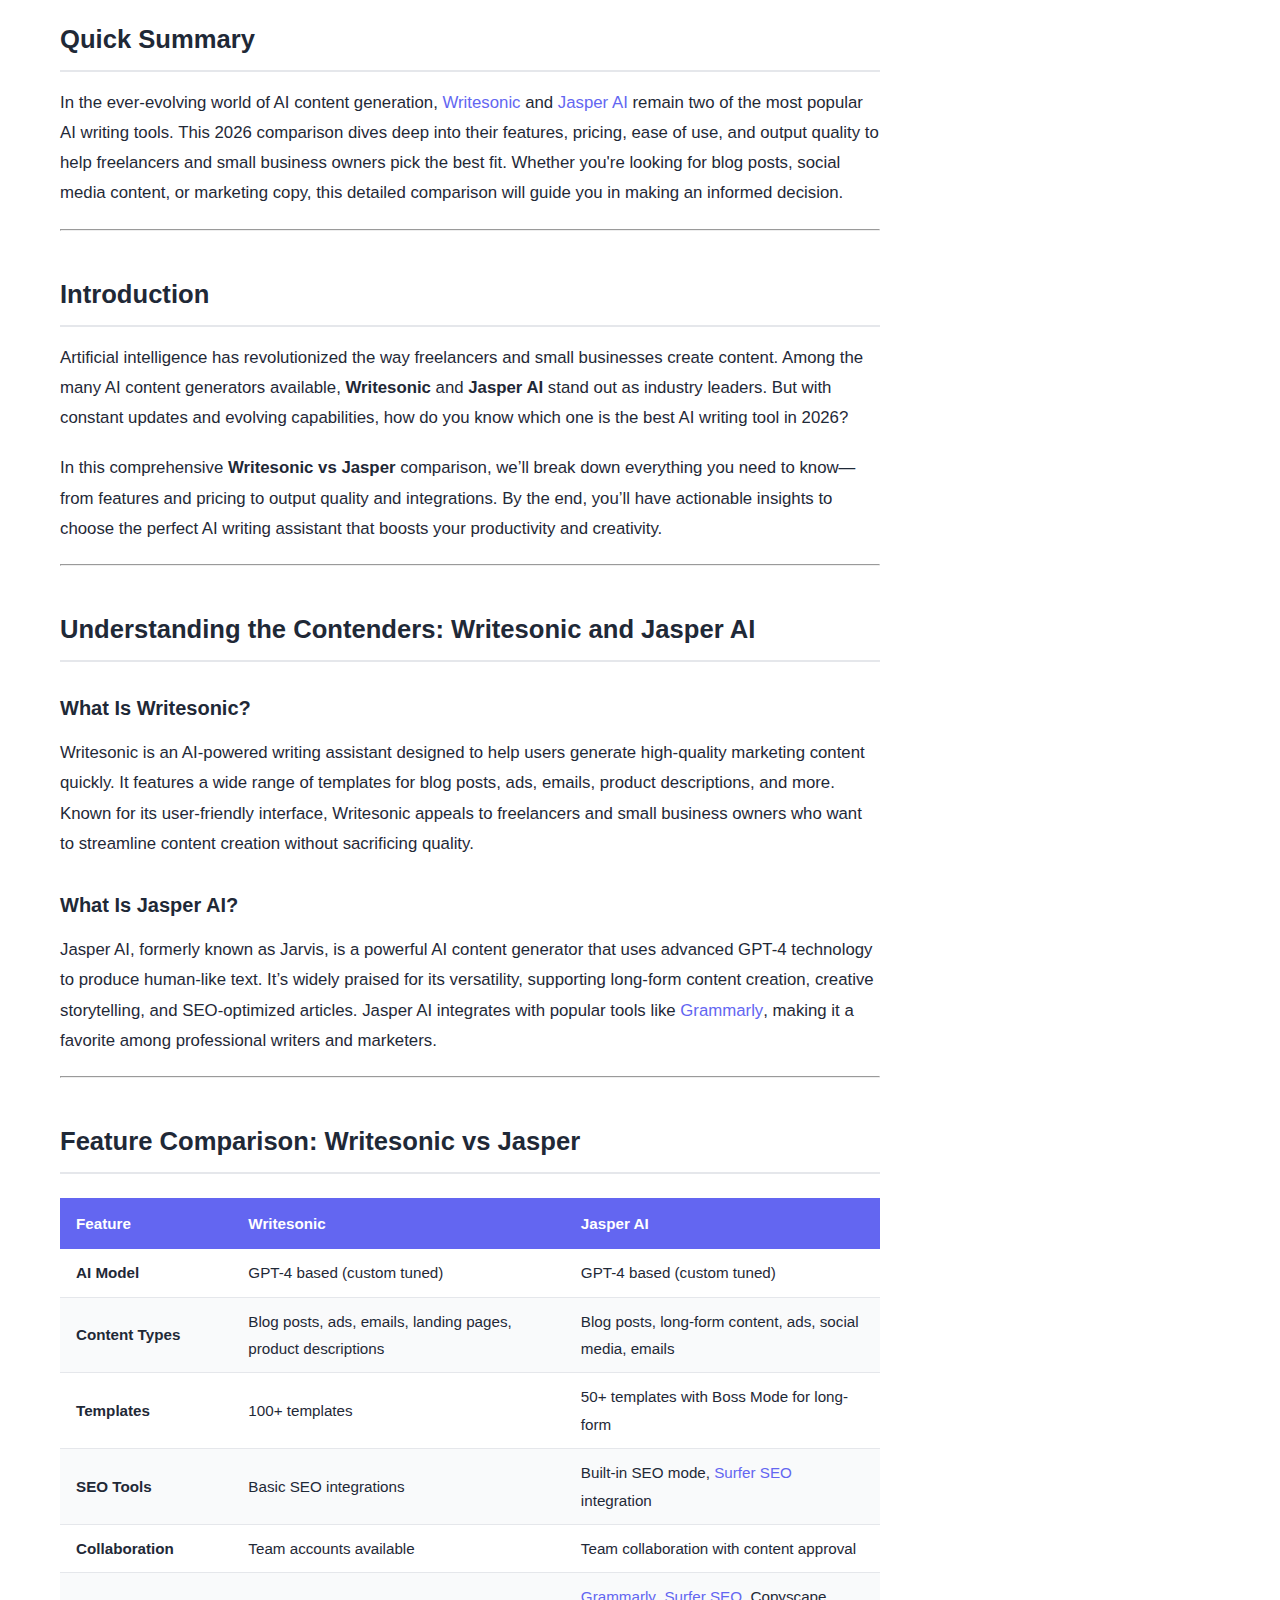
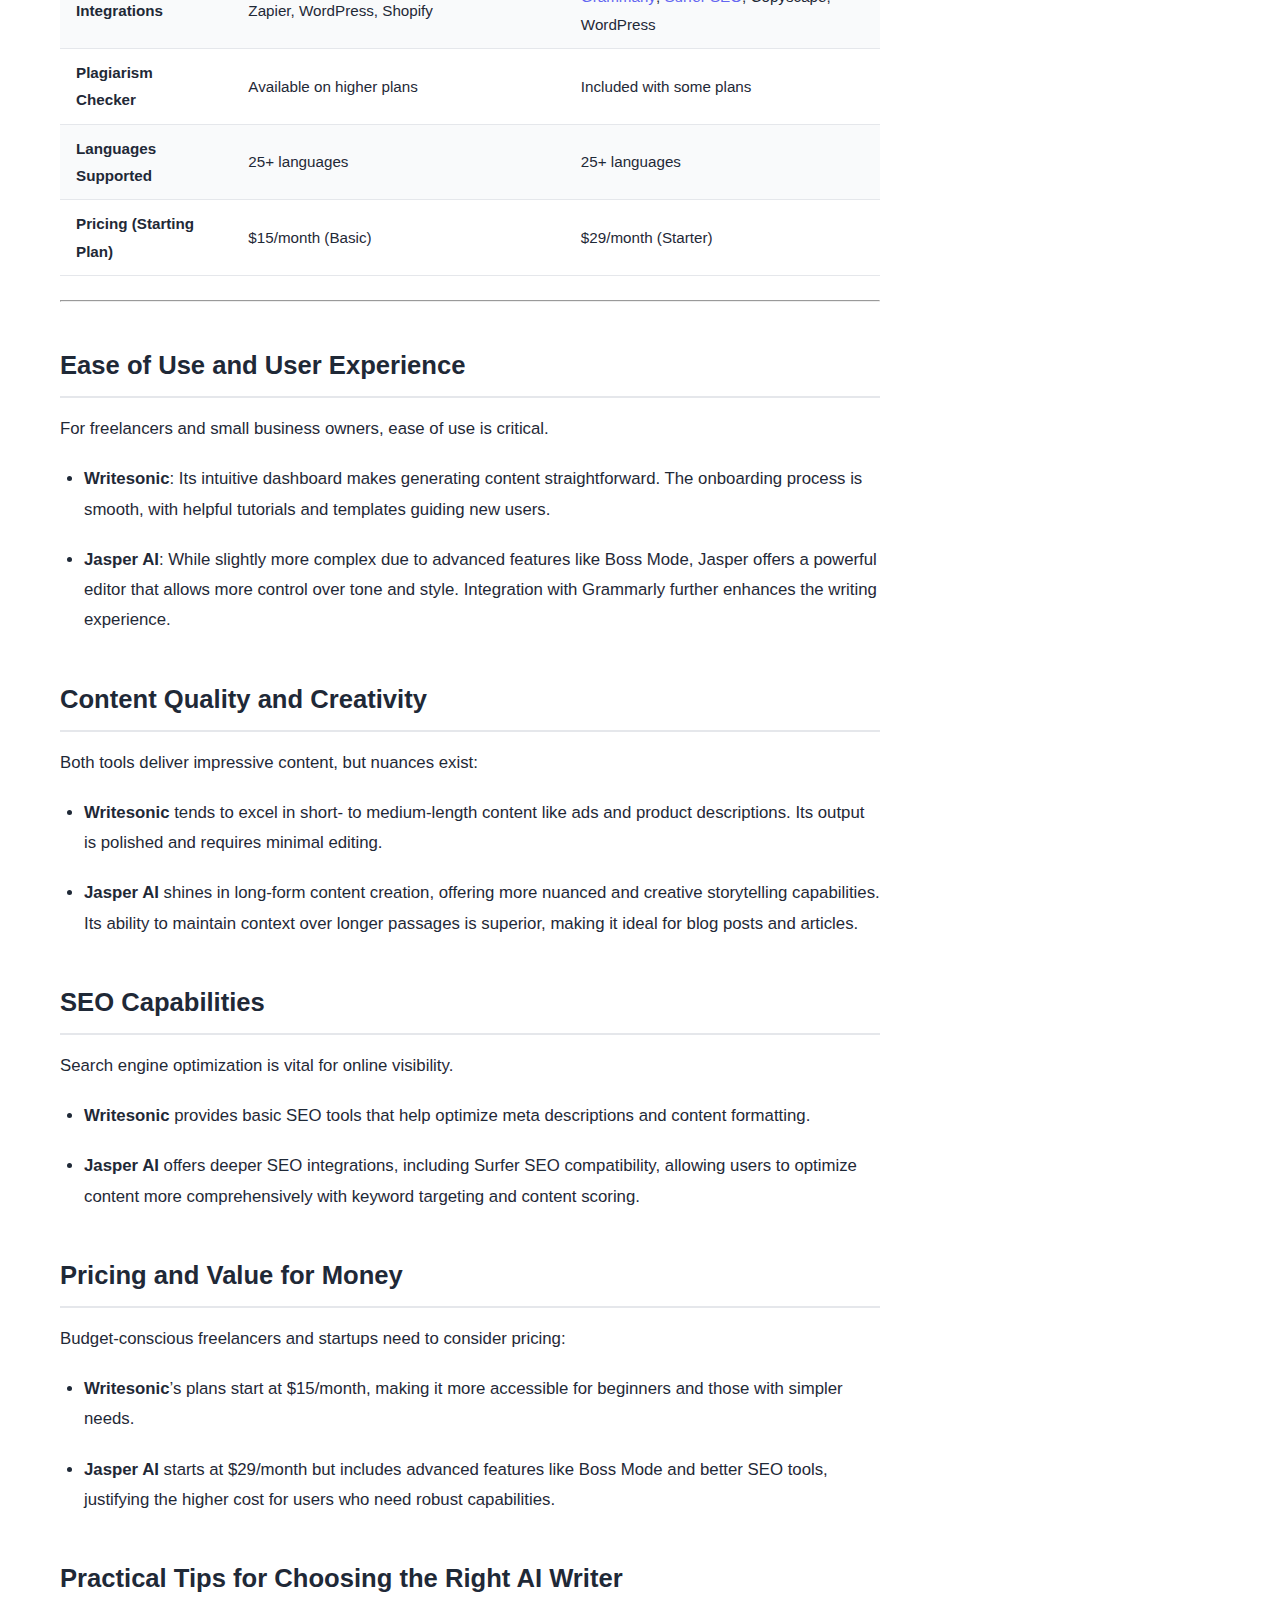
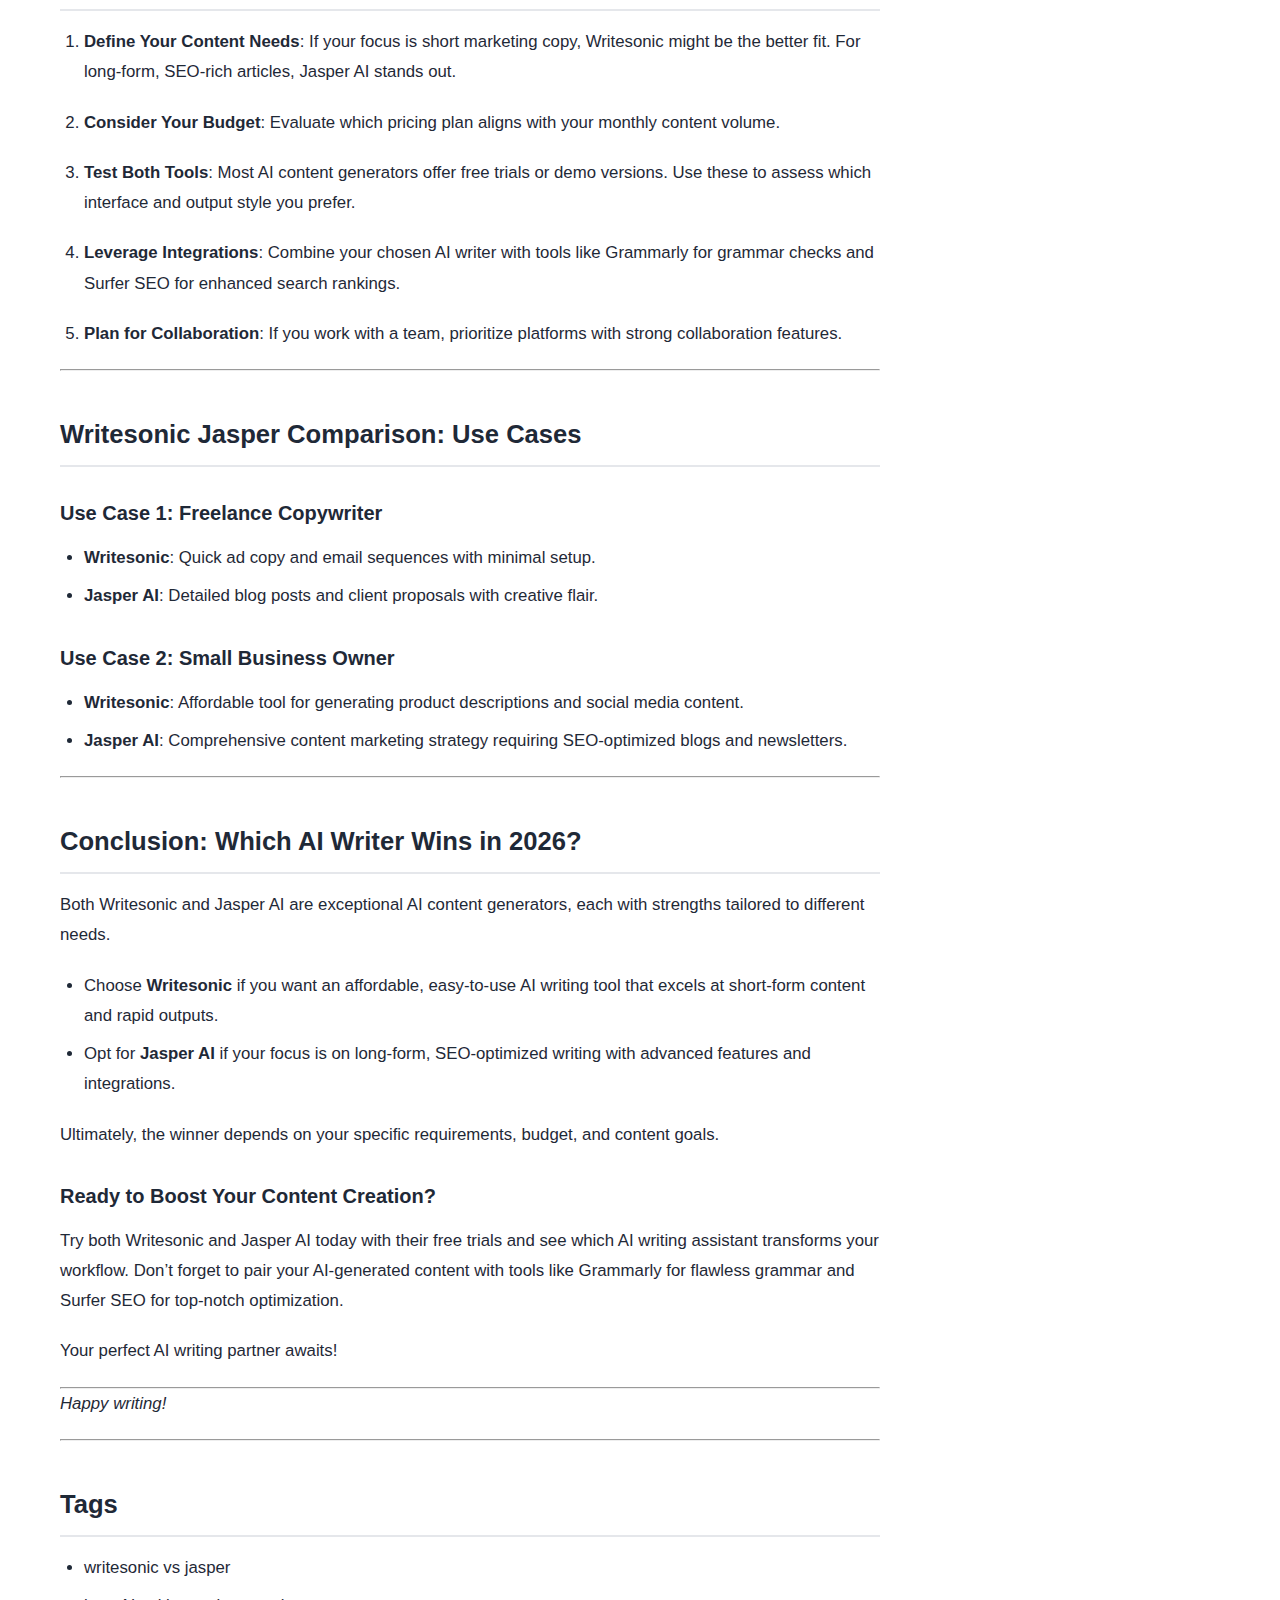
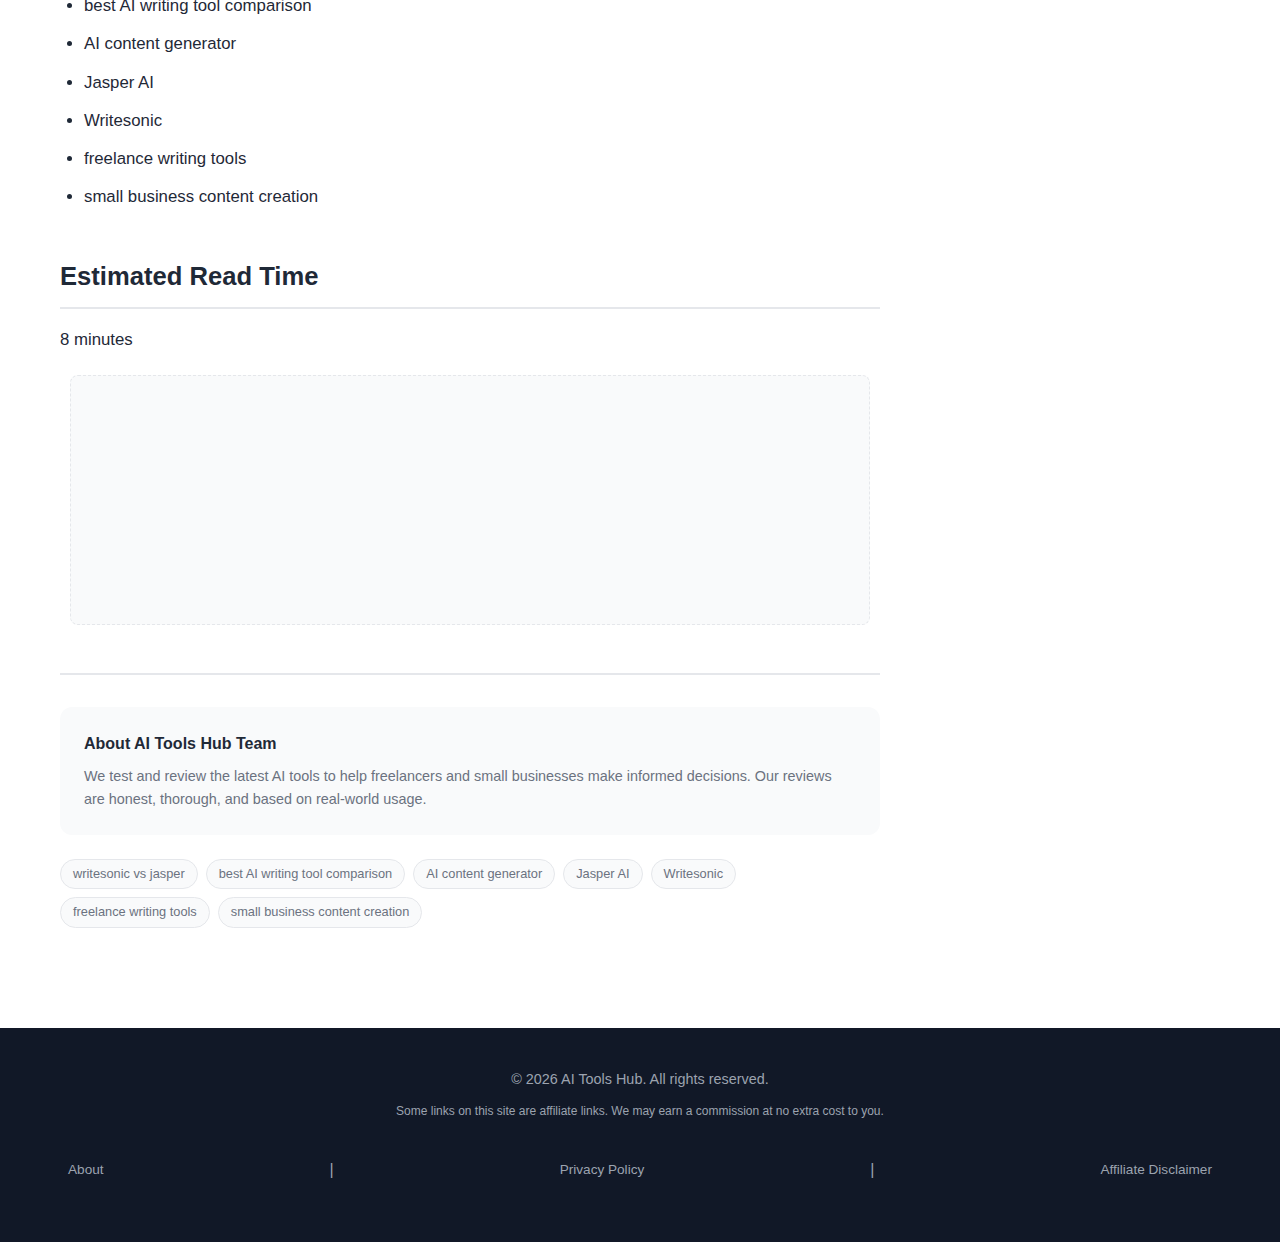
<file: posts/writesonic-vs-jasper-ai-2026-which-ai-writer-wins.html>
<!DOCTYPE html>
<html lang="en">
<head>
    <meta charset="UTF-8">
    <meta name="viewport" content="width=device-width, initial-scale=1.0">
    <title>Writesonic vs Jasper AI 2026: Which AI Writer Wins? | AI Tools Hub</title>
    <meta name="description" content="Discover the ultimate Writesonic vs Jasper AI 2026 comparison. Find out which AI content generator suits freelancers and small businesses best.">
    <meta name="keywords" content="writesonic vs jasper, best AI writing tool comparison, AI content generator, Jasper AI, Writesonic, freelance writing tools, small business content creation">
    <meta property="og:title" content="Writesonic vs Jasper AI 2026: Which AI Writer Wins?">
    <meta property="og:description" content="Discover the ultimate Writesonic vs Jasper AI 2026 comparison. Find out which AI content generator suits freelancers and small businesses best.">
    <meta property="og:type" content="article">
    <meta property="og:url" content="https://aitoolshub.github.io/posts/writesonic-vs-jasper-ai-2026-which-ai-writer-wins.html">
    <link rel="canonical" href="https://aitoolshub.github.io/posts/writesonic-vs-jasper-ai-2026-which-ai-writer-wins.html">
    <link rel="stylesheet" href="../static/css/style.css">
    <!-- Impact Site Verification -->
    <meta name='impact-site-verification' value='156f1f6b-4545-4796-a756-2851be9ca640'>
    <!-- Google AdSense -->
    <script async src="https://pagead2.googlesyndication.com/pagead/js/adsbygoogle.js?client=ca-pub-9333843804849647" crossorigin="anonymous"></script>
</head>
<body>
    <header>
        <nav>
            <a href="../index.html" class="logo">AI Tools Hub</a>
            <ul>
                <li><a href="../index.html">Home</a></li>
                <li><a href="../categories/reviews.html">Reviews</a></li>
                <li><a href="../categories/comparisons.html">Comparisons</a></li>
                <li><a href="../categories/guides.html">Guides</a></li>
            </ul>
        </nav>
    </header>
    
    <main class="article-container">
        <article>
            <header class="article-header">
                <div class="article-meta">
                    <span class="category">Comparisons</span>
                    <span class="date">2026-02-22</span>
                    <span class="read-time">⏱ 8 min read</span>
                </div>
                <h1>Writesonic vs Jasper AI 2026: Which AI Writer Wins?</h1>
                <p class="article-description">Discover the ultimate Writesonic vs Jasper AI 2026 comparison. Find out which AI content generator suits freelancers and small businesses best.</p>
                <div class="tags"><span class="tag">writesonic vs jasper</span> <span class="tag">best AI writing tool comparison</span> <span class="tag">AI content generator</span> <span class="tag">Jasper AI</span> <span class="tag">Writesonic</span> <span class="tag">freelance writing tools</span> <span class="tag">small business content creation</span></div>
            </header>
            
            <!-- Ad placeholder (top) -->
            <div class="ad-container ad-top">
                <ins class="adsbygoogle"
                     style="display:block"
                     data-ad-client="ca-pub-9333843804849647"
                     data-ad-slot="auto"
                     data-ad-format="auto"
                     data-full-width-responsive="true"></ins>
                <script>(adsbygoogle = window.adsbygoogle || []).push({});</script>
            </div>
            
            <div class="article-content">
                <h1 id="writesonic-vs-jasper-ai-2026-which-ai-writer-wins"><a href="https://writesonic.com/?via=aitoolshub">Writesonic</a> vs <a href="https://www.jasper.ai/?fpr=aitoolshub">Jasper AI</a> 2026: Which AI Writer Wins?</h1>
<h2 id="quick-summary">Quick Summary</h2>
<p>In the ever-evolving world of AI content generation, <strong><a href="https://writesonic.com/?via=aitoolshub">Writesonic</a></strong> and <strong><a href="https://www.jasper.ai/?fpr=aitoolshub">Jasper AI</a></strong> remain two of the most popular AI writing tools. This 2026 comparison dives deep into their features, pricing, ease of use, and output quality to help freelancers and small business owners pick the best fit. Whether you're looking for blog posts, social media content, or marketing copy, this detailed comparison will guide you in making an informed decision.</p>
<hr />
<h2 id="introduction">Introduction</h2>
<p>Artificial intelligence has revolutionized the way freelancers and small businesses create content. Among the many AI content generators available, <strong>Writesonic</strong> and <strong>Jasper AI</strong> stand out as industry leaders. But with constant updates and evolving capabilities, how do you know which one is the best AI writing tool in 2026?</p>
<p>In this comprehensive <strong>Writesonic vs Jasper</strong> comparison, we’ll break down everything you need to know—from features and pricing to output quality and integrations. By the end, you’ll have actionable insights to choose the perfect AI writing assistant that boosts your productivity and creativity.</p>
<hr />
<h2 id="understanding-the-contenders-writesonic-and-jasper-ai">Understanding the Contenders: Writesonic and Jasper AI</h2>
<h3 id="what-is-writesonic">What Is Writesonic?</h3>
<p>Writesonic is an AI-powered writing assistant designed to help users generate high-quality marketing content quickly. It features a wide range of templates for blog posts, ads, emails, product descriptions, and more. Known for its user-friendly interface, Writesonic appeals to freelancers and small business owners who want to streamline content creation without sacrificing quality.</p>
<h3 id="what-is-jasper-ai">What Is Jasper AI?</h3>
<p>Jasper AI, formerly known as Jarvis, is a powerful AI content generator that uses advanced GPT-4 technology to produce human-like text. It’s widely praised for its versatility, supporting long-form content creation, creative storytelling, and SEO-optimized articles. Jasper AI integrates with popular tools like <a href="https://www.grammarly.com/">Grammarly</a>, making it a favorite among professional writers and marketers.</p>
<hr />
<h2 id="feature-comparison-writesonic-vs-jasper">Feature Comparison: Writesonic vs Jasper</h2>
<table>
<thead>
<tr>
<th>Feature</th>
<th>Writesonic</th>
<th>Jasper AI</th>
</tr>
</thead>
<tbody>
<tr>
<td><strong>AI Model</strong></td>
<td>GPT-4 based (custom tuned)</td>
<td>GPT-4 based (custom tuned)</td>
</tr>
<tr>
<td><strong>Content Types</strong></td>
<td>Blog posts, ads, emails, landing pages, product descriptions</td>
<td>Blog posts, long-form content, ads, social media, emails</td>
</tr>
<tr>
<td><strong>Templates</strong></td>
<td>100+ templates</td>
<td>50+ templates with Boss Mode for long-form</td>
</tr>
<tr>
<td><strong>SEO Tools</strong></td>
<td>Basic SEO integrations</td>
<td>Built-in SEO mode, <a href="https://surferseo.com/?fp_ref=aitoolshub">Surfer SEO</a> integration</td>
</tr>
<tr>
<td><strong>Collaboration</strong></td>
<td>Team accounts available</td>
<td>Team collaboration with content approval</td>
</tr>
<tr>
<td><strong>Integrations</strong></td>
<td>Zapier, WordPress, Shopify</td>
<td><a href="https://www.grammarly.com/">Grammarly</a>, <a href="https://surferseo.com/?fp_ref=aitoolshub">Surfer SEO</a>, Copyscape, WordPress</td>
</tr>
<tr>
<td><strong>Plagiarism Checker</strong></td>
<td>Available on higher plans</td>
<td>Included with some plans</td>
</tr>
<tr>
<td><strong>Languages Supported</strong></td>
<td>25+ languages</td>
<td>25+ languages</td>
</tr>
<tr>
<td><strong>Pricing (Starting Plan)</strong></td>
<td>$15/month (Basic)</td>
<td>$29/month (Starter)</td>
</tr>
</tbody>
</table>
<hr />
<h2 id="ease-of-use-and-user-experience">Ease of Use and User Experience</h2>
<p>For freelancers and small business owners, ease of use is critical.</p>
<ul>
<li>
<p><strong>Writesonic</strong>: Its intuitive dashboard makes generating content straightforward. The onboarding process is smooth, with helpful tutorials and templates guiding new users.</p>
</li>
<li>
<p><strong>Jasper AI</strong>: While slightly more complex due to advanced features like Boss Mode, Jasper offers a powerful editor that allows more control over tone and style. Integration with Grammarly further enhances the writing experience.</p>
</li>
</ul>
<h2 id="content-quality-and-creativity">Content Quality and Creativity</h2>
<p>Both tools deliver impressive content, but nuances exist:</p>
<ul>
<li>
<p><strong>Writesonic</strong> tends to excel in short- to medium-length content like ads and product descriptions. Its output is polished and requires minimal editing.</p>
</li>
<li>
<p><strong>Jasper AI</strong> shines in long-form content creation, offering more nuanced and creative storytelling capabilities. Its ability to maintain context over longer passages is superior, making it ideal for blog posts and articles.</p>
</li>
</ul>
<h2 id="seo-capabilities">SEO Capabilities</h2>
<p>Search engine optimization is vital for online visibility.</p>
<ul>
<li>
<p><strong>Writesonic</strong> provides basic SEO tools that help optimize meta descriptions and content formatting.</p>
</li>
<li>
<p><strong>Jasper AI</strong> offers deeper SEO integrations, including Surfer SEO compatibility, allowing users to optimize content more comprehensively with keyword targeting and content scoring.</p>
</li>
</ul>
<h2 id="pricing-and-value-for-money">Pricing and Value for Money</h2>
<p>Budget-conscious freelancers and startups need to consider pricing:</p>
<ul>
<li>
<p><strong>Writesonic</strong>’s plans start at $15/month, making it more accessible for beginners and those with simpler needs.</p>
</li>
<li>
<p><strong>Jasper AI</strong> starts at $29/month but includes advanced features like Boss Mode and better SEO tools, justifying the higher cost for users who need robust capabilities.</p>
</li>
</ul>
<h2 id="practical-tips-for-choosing-the-right-ai-writer">Practical Tips for Choosing the Right AI Writer</h2>
<ol>
<li>
<p><strong>Define Your Content Needs</strong>: If your focus is short marketing copy, Writesonic might be the better fit. For long-form, SEO-rich articles, Jasper AI stands out.</p>
</li>
<li>
<p><strong>Consider Your Budget</strong>: Evaluate which pricing plan aligns with your monthly content volume.</p>
</li>
<li>
<p><strong>Test Both Tools</strong>: Most AI content generators offer free trials or demo versions. Use these to assess which interface and output style you prefer.</p>
</li>
<li>
<p><strong>Leverage Integrations</strong>: Combine your chosen AI writer with tools like Grammarly for grammar checks and Surfer SEO for enhanced search rankings.</p>
</li>
<li>
<p><strong>Plan for Collaboration</strong>: If you work with a team, prioritize platforms with strong collaboration features.</p>
</li>
</ol>
<hr />
<h2 id="writesonic-jasper-comparison-use-cases">Writesonic Jasper Comparison: Use Cases</h2>
<h3 id="use-case-1-freelance-copywriter">Use Case 1: Freelance Copywriter</h3>
<ul>
<li><strong>Writesonic</strong>: Quick ad copy and email sequences with minimal setup.</li>
<li><strong>Jasper AI</strong>: Detailed blog posts and client proposals with creative flair.</li>
</ul>
<h3 id="use-case-2-small-business-owner">Use Case 2: Small Business Owner</h3>
<ul>
<li><strong>Writesonic</strong>: Affordable tool for generating product descriptions and social media content.</li>
<li><strong>Jasper AI</strong>: Comprehensive content marketing strategy requiring SEO-optimized blogs and newsletters.</li>
</ul>
<hr />
<h2 id="conclusion-which-ai-writer-wins-in-2026">Conclusion: Which AI Writer Wins in 2026?</h2>
<p>Both Writesonic and Jasper AI are exceptional AI content generators, each with strengths tailored to different needs. </p>
<ul>
<li>Choose <strong>Writesonic</strong> if you want an affordable, easy-to-use AI writing tool that excels at short-form content and rapid outputs.</li>
<li>Opt for <strong>Jasper AI</strong> if your focus is on long-form, SEO-optimized writing with advanced features and integrations.</li>
</ul>
<p>Ultimately, the winner depends on your specific requirements, budget, and content goals.</p>
<h3 id="ready-to-boost-your-content-creation">Ready to Boost Your Content Creation?</h3>
<p>Try both Writesonic and Jasper AI today with their free trials and see which AI writing assistant transforms your workflow. Don’t forget to pair your AI-generated content with tools like Grammarly for flawless grammar and Surfer SEO for top-notch optimization. </p>
<p>Your perfect AI writing partner awaits!</p>
<hr />
<p><em>Happy writing!</em></p>
<hr />
<h2 id="tags">Tags</h2>
<ul>
<li>writesonic vs jasper</li>
<li>best AI writing tool comparison</li>
<li>AI content generator</li>
<li>Jasper AI</li>
<li>Writesonic</li>
<li>freelance writing tools</li>
<li>small business content creation</li>
</ul>
<h2 id="estimated-read-time">Estimated Read Time</h2>
<p>8 minutes</p>
            </div>
            
            <!-- Ad placeholder (middle) -->
            <div class="ad-container ad-middle">
                <ins class="adsbygoogle"
                     style="display:block"
                     data-ad-client="ca-pub-9333843804849647"
                     data-ad-slot="auto"
                     data-ad-format="auto"
                     data-full-width-responsive="true"></ins>
                <script>(adsbygoogle = window.adsbygoogle || []).push({});</script>
            </div>
            
            <footer class="article-footer">
                <div class="author-bio">
                    <h3>About AI Tools Hub Team</h3>
                    <p>We test and review the latest AI tools to help freelancers and small businesses make informed decisions. Our reviews are honest, thorough, and based on real-world usage.</p>
                </div>
                <div class="tags"><span class="tag">writesonic vs jasper</span> <span class="tag">best AI writing tool comparison</span> <span class="tag">AI content generator</span> <span class="tag">Jasper AI</span> <span class="tag">Writesonic</span> <span class="tag">freelance writing tools</span> <span class="tag">small business content creation</span></div>
            </footer>
        </article>
        
        <!-- Sidebar -->
        <aside class="sidebar">
            <div class="sidebar-widget">
                <h3>Top AI Writing Tools</h3>
                <ul class="tool-list">
                    <li><a href="https://writesonic.com/?via=aitoolshub" target="_blank" rel="nofollow">🤖 Writesonic - Best for Blogs</a></li>
                    <li><a href="https://www.jasper.ai/?fpr=aitoolshub" target="_blank" rel="nofollow">✍️ Jasper AI - Best for Marketing</a></li>
                    <li><a href="https://grammarly.go2cloud.org/aff_c?offer_id=7&aff_id=156f1f6b" target="_blank" rel="nofollow">📝 Grammarly - Best for Editing</a></li>
                    <li><a href="https://surferseo.com/?fp_ref=aitoolshub" target="_blank" rel="nofollow">🔍 Surfer SEO - Best for SEO</a></li>
                </ul>
            </div>
            <div class="sidebar-widget">
                <h3>Popular Posts</h3>
                <div id="popular-posts">Loading...</div>
            </div>
        </aside>
    </main>
    
    <footer class="site-footer">
        <div class="footer-content">
            <p>&copy; 2026 AI Tools Hub. All rights reserved.</p>
            <p><small>Some links on this site are affiliate links. We may earn a commission at no extra cost to you.</small></p>
            <nav>
                <a href="../about.html">About</a> |
                <a href="../privacy.html">Privacy Policy</a> |
                <a href="../disclaimer.html">Affiliate Disclaimer</a>
            </nav>
        </div>
    </footer>
    
    <script src="../static/js/main.js"></script>
</body>
</html>
</file>
<file: static/css/style.css>
/* ============================================================
   AI Tools Hub - Professional Blog Stylesheet
   ============================================================ */

:root {
  --primary: #6366f1;
  --primary-dark: #4f46e5;
  --secondary: #10b981;
  --accent: #f59e0b;
  --text: #1f2937;
  --text-light: #6b7280;
  --bg: #ffffff;
  --bg-light: #f9fafb;
  --bg-dark: #111827;
  --border: #e5e7eb;
  --shadow: 0 1px 3px rgba(0,0,0,0.1);
  --shadow-md: 0 4px 6px rgba(0,0,0,0.07);
  --shadow-lg: 0 10px 15px rgba(0,0,0,0.1);
  --radius: 8px;
  --radius-lg: 12px;
  --font: 'Inter', -apple-system, BlinkMacSystemFont, 'Segoe UI', sans-serif;
  --font-serif: Georgia, 'Times New Roman', serif;
}

* { box-sizing: border-box; margin: 0; padding: 0; }

body {
  font-family: var(--font);
  color: var(--text);
  background: var(--bg);
  line-height: 1.6;
  font-size: 16px;
}

a { color: var(--primary); text-decoration: none; }
a:hover { text-decoration: underline; }

/* ============================================================
   HEADER & NAV
   ============================================================ */
header {
  background: var(--bg);
  border-bottom: 1px solid var(--border);
  position: sticky;
  top: 0;
  z-index: 100;
  box-shadow: var(--shadow);
}

nav {
  max-width: 1200px;
  margin: 0 auto;
  padding: 0 20px;
  display: flex;
  align-items: center;
  justify-content: space-between;
  height: 64px;
}

.logo {
  font-size: 1.4rem;
  font-weight: 800;
  color: var(--primary);
  text-decoration: none;
  letter-spacing: -0.5px;
}

nav ul {
  list-style: none;
  display: flex;
  gap: 24px;
}

nav ul a {
  color: var(--text);
  font-weight: 500;
  font-size: 0.95rem;
  transition: color 0.2s;
}

nav ul a:hover { color: var(--primary); text-decoration: none; }

/* ============================================================
   HERO
   ============================================================ */
.hero {
  background: linear-gradient(135deg, #667eea 0%, #764ba2 100%);
  color: white;
  padding: 60px 20px;
  text-align: center;
}

.hero-content { max-width: 700px; margin: 0 auto; }

.hero h1 {
  font-size: 2.8rem;
  font-weight: 800;
  margin-bottom: 12px;
  letter-spacing: -1px;
}

.hero p {
  font-size: 1.2rem;
  opacity: 0.9;
  margin-bottom: 8px;
}

.hero-sub { font-size: 1rem; opacity: 0.8; }

/* ============================================================
   AD CONTAINERS
   ============================================================ */
.ad-container {
  background: var(--bg-light);
  border: 1px dashed var(--border);
  border-radius: var(--radius);
  padding: 20px;
  text-align: center;
  margin: 20px auto;
  max-width: 1200px;
  color: var(--text-light);
  font-size: 0.8rem;
}

.ad-banner { min-height: 90px; }
.ad-top, .ad-middle { min-height: 250px; max-width: 800px; }

/* ============================================================
   HOMEPAGE - FEATURED TOOLS
   ============================================================ */
.homepage-main {
  max-width: 1200px;
  margin: 0 auto;
  padding: 40px 20px;
}

.featured-tools {
  margin-bottom: 50px;
}

.featured-tools h2 {
  font-size: 1.8rem;
  font-weight: 700;
  margin-bottom: 24px;
  color: var(--text);
}

.tools-grid {
  display: grid;
  grid-template-columns: repeat(auto-fit, minmax(240px, 1fr));
  gap: 20px;
}

.tool-card {
  background: var(--bg);
  border: 2px solid var(--border);
  border-radius: var(--radius-lg);
  padding: 24px;
  text-decoration: none;
  color: var(--text);
  transition: all 0.2s;
  display: block;
}

.tool-card:hover {
  border-color: var(--primary);
  box-shadow: var(--shadow-lg);
  transform: translateY(-2px);
  text-decoration: none;
}

.tool-card h3 {
  font-size: 1.1rem;
  font-weight: 700;
  margin-bottom: 8px;
  color: var(--primary);
}

.tool-card p {
  font-size: 0.9rem;
  color: var(--text-light);
  margin-bottom: 16px;
}

.cta-btn {
  background: var(--primary);
  color: white;
  padding: 8px 16px;
  border-radius: 6px;
  font-size: 0.85rem;
  font-weight: 600;
  display: inline-block;
}

/* ============================================================
   POSTS GRID
   ============================================================ */
.latest-posts h2 {
  font-size: 1.8rem;
  font-weight: 700;
  margin-bottom: 24px;
}

.posts-grid {
  display: grid;
  grid-template-columns: repeat(auto-fill, minmax(320px, 1fr));
  gap: 24px;
}

.post-card {
  background: var(--bg);
  border: 1px solid var(--border);
  border-radius: var(--radius-lg);
  overflow: hidden;
  transition: all 0.2s;
  box-shadow: var(--shadow);
}

.post-card:hover {
  box-shadow: var(--shadow-lg);
  transform: translateY(-2px);
}

.post-card-content { padding: 24px; }

.post-category {
  background: #ede9fe;
  color: var(--primary);
  font-size: 0.75rem;
  font-weight: 600;
  padding: 3px 10px;
  border-radius: 20px;
  text-transform: uppercase;
  letter-spacing: 0.5px;
}

.post-card h2 {
  font-size: 1.15rem;
  font-weight: 700;
  margin: 12px 0 8px;
  line-height: 1.4;
}

.post-card h2 a { color: var(--text); }
.post-card h2 a:hover { color: var(--primary); text-decoration: none; }

.post-excerpt {
  font-size: 0.9rem;
  color: var(--text-light);
  line-height: 1.5;
  margin-bottom: 12px;
  display: -webkit-box;
  -webkit-line-clamp: 3;
  -webkit-box-orient: vertical;
  overflow: hidden;
}

.post-meta {
  display: flex;
  gap: 12px;
  font-size: 0.8rem;
  color: var(--text-light);
  margin-bottom: 10px;
}

.post-tags { margin-bottom: 12px; }

.tag-small {
  background: var(--bg-light);
  color: var(--text-light);
  font-size: 0.72rem;
  padding: 2px 8px;
  border-radius: 4px;
  margin-right: 4px;
  display: inline-block;
}

.read-more {
  color: var(--primary);
  font-weight: 600;
  font-size: 0.9rem;
}

/* ============================================================
   ARTICLE PAGE
   ============================================================ */
.article-container {
  max-width: 1200px;
  margin: 0 auto;
  padding: 40px 20px;
  display: grid;
  grid-template-columns: 1fr 300px;
  gap: 40px;
}

.article-header { margin-bottom: 32px; }

.article-meta {
  display: flex;
  gap: 16px;
  align-items: center;
  margin-bottom: 16px;
  font-size: 0.85rem;
}

.category {
  background: #ede9fe;
  color: var(--primary);
  padding: 4px 12px;
  border-radius: 20px;
  font-weight: 600;
  font-size: 0.8rem;
}

.date, .read-time { color: var(--text-light); }

article h1 {
  font-size: 2.2rem;
  font-weight: 800;
  line-height: 1.2;
  margin-bottom: 16px;
  letter-spacing: -0.5px;
}

.article-description {
  font-size: 1.1rem;
  color: var(--text-light);
  margin-bottom: 16px;
  line-height: 1.5;
}

.tags { display: flex; flex-wrap: wrap; gap: 8px; }

.tag {
  background: var(--bg-light);
  color: var(--text-light);
  border: 1px solid var(--border);
  padding: 4px 12px;
  border-radius: 20px;
  font-size: 0.8rem;
}

/* Article Content Typography */
.article-content {
  font-size: 1.05rem;
  line-height: 1.8;
  color: var(--text);
}

.article-content h2 {
  font-size: 1.6rem;
  font-weight: 700;
  margin: 40px 0 16px;
  color: var(--text);
  border-bottom: 2px solid var(--border);
  padding-bottom: 8px;
}

.article-content h3 {
  font-size: 1.25rem;
  font-weight: 600;
  margin: 28px 0 12px;
  color: var(--text);
}

.article-content p { margin-bottom: 20px; }

.article-content ul, .article-content ol {
  margin: 0 0 20px 24px;
}

.article-content li { margin-bottom: 8px; }

.article-content a {
  color: var(--primary);
  font-weight: 500;
  border-bottom: 1px solid transparent;
  transition: border-color 0.2s;
}

.article-content a:hover { border-bottom-color: var(--primary); text-decoration: none; }

.article-content blockquote {
  border-left: 4px solid var(--primary);
  padding: 16px 20px;
  background: #f5f3ff;
  border-radius: 0 var(--radius) var(--radius) 0;
  margin: 24px 0;
  font-style: italic;
}

.article-content table {
  width: 100%;
  border-collapse: collapse;
  margin: 24px 0;
  font-size: 0.95rem;
}

.article-content th {
  background: var(--primary);
  color: white;
  padding: 12px 16px;
  text-align: left;
  font-weight: 600;
}

.article-content td {
  padding: 10px 16px;
  border-bottom: 1px solid var(--border);
}

.article-content tr:nth-child(even) { background: var(--bg-light); }

/* ============================================================
   SIDEBAR
   ============================================================ */
.sidebar { position: sticky; top: 80px; height: fit-content; }

.sidebar-widget {
  background: var(--bg-light);
  border: 1px solid var(--border);
  border-radius: var(--radius-lg);
  padding: 24px;
  margin-bottom: 24px;
}

.sidebar-widget h3 {
  font-size: 1rem;
  font-weight: 700;
  margin-bottom: 16px;
  color: var(--text);
}

.tool-list { list-style: none; }

.tool-list li { margin-bottom: 10px; }

.tool-list a {
  color: var(--text);
  font-size: 0.9rem;
  font-weight: 500;
  transition: color 0.2s;
}

.tool-list a:hover { color: var(--primary); text-decoration: none; }

/* ============================================================
   ARTICLE FOOTER
   ============================================================ */
.article-footer {
  margin-top: 48px;
  padding-top: 32px;
  border-top: 2px solid var(--border);
}

.author-bio {
  background: var(--bg-light);
  border-radius: var(--radius-lg);
  padding: 24px;
  margin-bottom: 24px;
}

.author-bio h3 { font-size: 1rem; font-weight: 700; margin-bottom: 8px; }
.author-bio p { font-size: 0.9rem; color: var(--text-light); }

/* ============================================================
   SITE FOOTER
   ============================================================ */
.site-footer {
  background: var(--bg-dark);
  color: #9ca3af;
  padding: 40px 20px;
  margin-top: 60px;
}

.footer-content {
  max-width: 1200px;
  margin: 0 auto;
  text-align: center;
}

.footer-content p { margin-bottom: 8px; font-size: 0.9rem; }
.footer-content nav { margin-top: 16px; }
.footer-content nav a { color: #9ca3af; margin: 0 8px; font-size: 0.85rem; }
.footer-content nav a:hover { color: white; text-decoration: none; }

/* ============================================================
   RESPONSIVE
   ============================================================ */
@media (max-width: 768px) {
  .article-container {
    grid-template-columns: 1fr;
  }
  
  .sidebar { position: static; }
  
  .hero h1 { font-size: 2rem; }
  
  nav ul { display: none; }
  
  article h1 { font-size: 1.7rem; }
  
  .posts-grid { grid-template-columns: 1fr; }
  
  .tools-grid { grid-template-columns: 1fr 1fr; }
}

@media (max-width: 480px) {
  .tools-grid { grid-template-columns: 1fr; }
}
</file>
